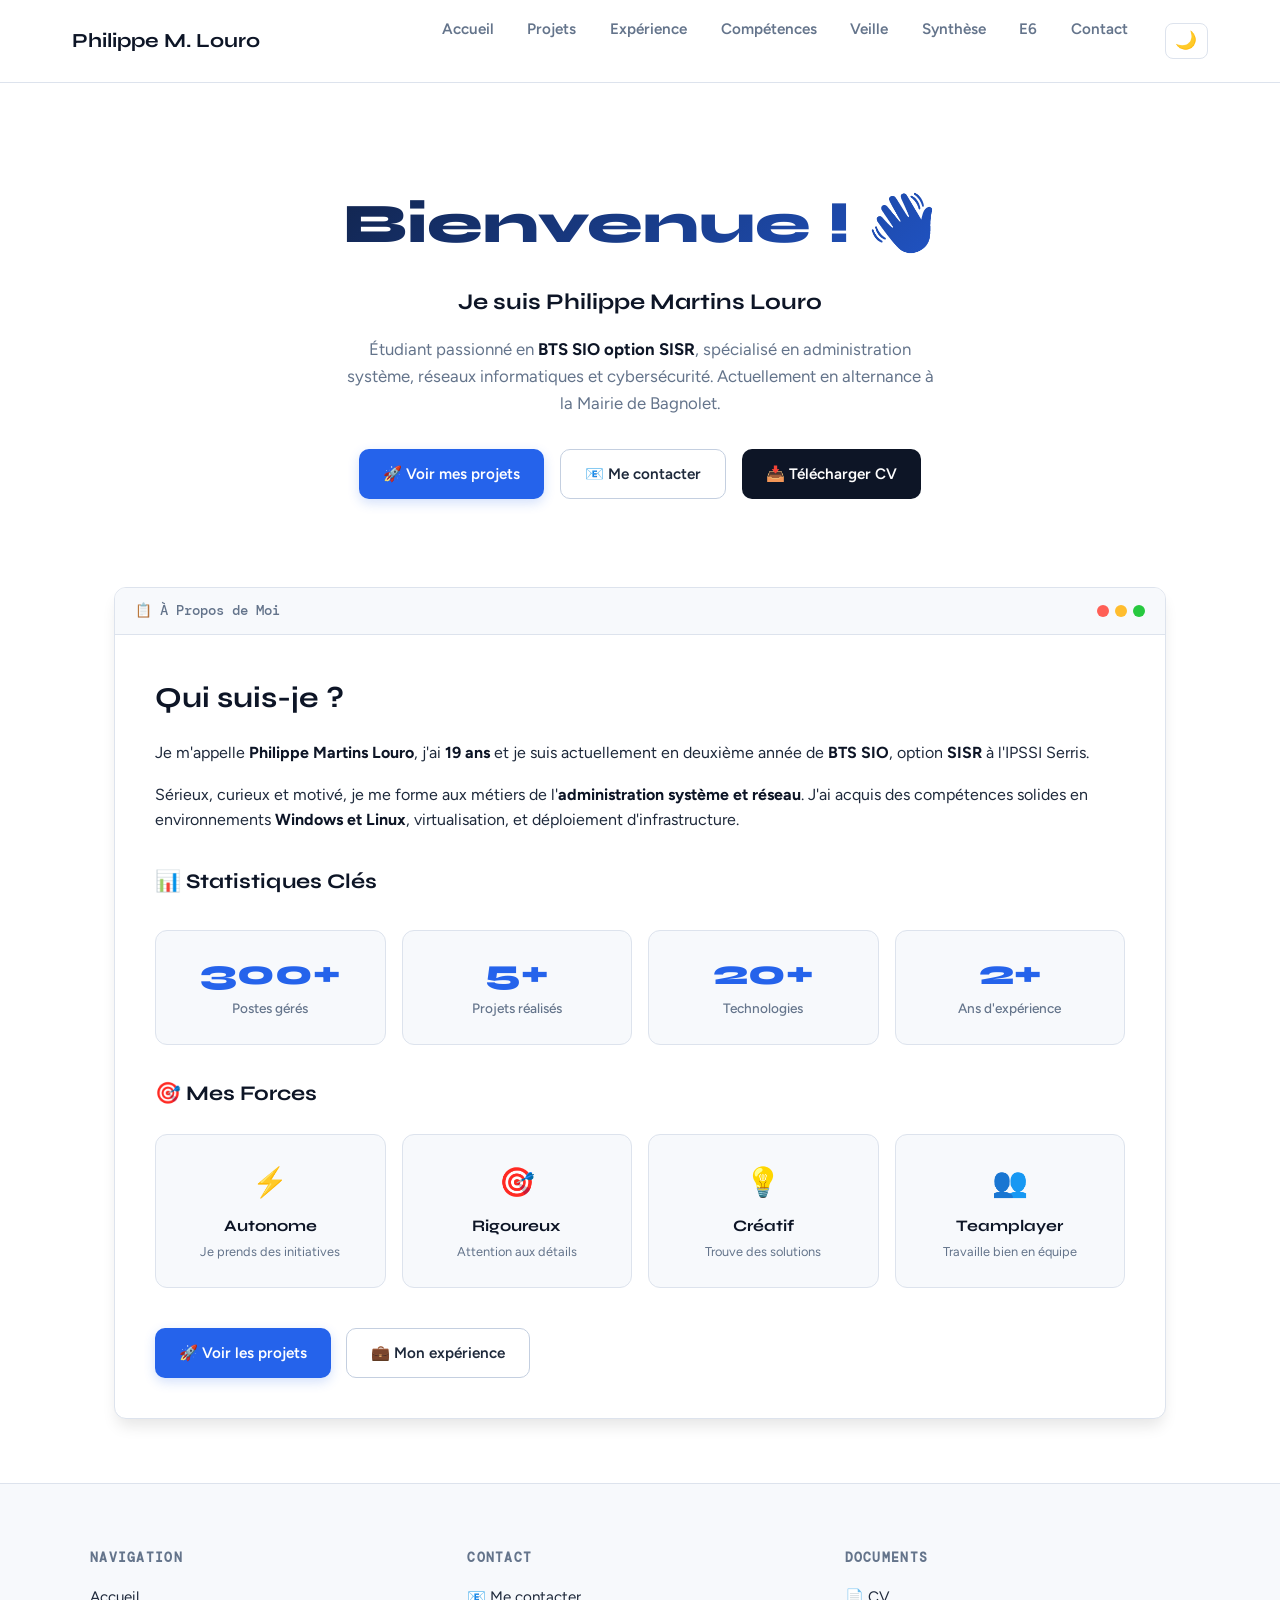
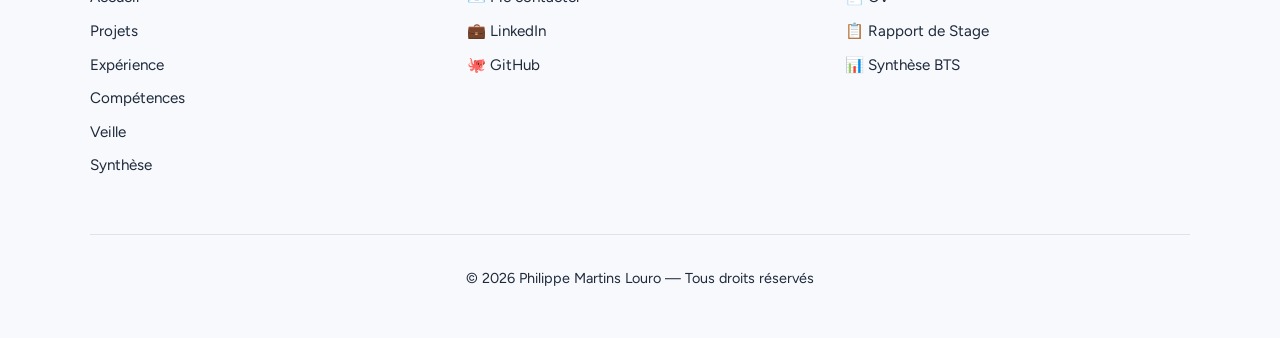
<file: index.html>
<!DOCTYPE html>
<html lang="fr">
<head>
  <meta charset="UTF-8">
  <meta name="viewport" content="width=device-width, initial-scale=1.0">
  <title>Philippe Martins Louro — Portfolio BTS SIO SISR</title>
  <link rel="preconnect" href="https://fonts.googleapis.com">
  <link rel="preconnect" href="https://fonts.gstatic.com" crossorigin>
  <link href="https://fonts.googleapis.com/css2?family=Syne:wght@400;600;700;800&family=Figtree:wght@300;400;500;600&family=DM+Mono:wght@400;500&display=swap" rel="stylesheet">
  <style>
    :root { --bg: #ffffff; --bg2: #f7f9fc; --bg3: #eef2f8; --border: #dde3ed; --border-dk: #c4cfe0; --blue: #2563eb; --blue-lt: #eff4ff; --blue-mid: #bfcfff; --sky: #0ea5e9; --green: #059669; --amber: #d97706; --red: #dc2626; --ink: #0d1526; --text: #1e293b; --text-muted: #64748b; --font-head: 'Syne', sans-serif; --font-body: 'Figtree', sans-serif; --font-mono: 'DM Mono', monospace; --radius: 12px; --shadow: 0 4px 6px -1px rgb(0 0 0 / 0.05); --shadow-md: 0 10px 15px -3px rgb(0 0 0 / 0.1); }
    [data-theme="dark"] { --bg: #0b0f19; --bg2: #111827; --bg3: #1f2937; --border: #374151; --border-dk: #4b5563; --blue: #3b82f6; --blue-lt: #1e293b; --ink: #f9fafb; --text: #e5e7eb; --text-muted: #9ca3af; }
    * { box-sizing: border-box; margin: 0; padding: 0; }
    body { background-color: var(--bg); color: var(--text); font-family: var(--font-body); line-height: 1.6; overflow-x: hidden; transition: background-color 0.3s, color 0.3s; }
    #progress-bar { position: fixed; top: 0; left: 0; height: 4px; background: linear-gradient(90deg, var(--blue), var(--sky)); z-index: 1000; width: 0%; }
    
    /* Navigation */
    header { position: sticky; top: 0; background: var(--bg); border-bottom: 1px solid var(--border); z-index: 900; transition: background-color 0.3s, border-color 0.3s; }
    nav { max-width: 1200px; margin: 0 auto; padding: 1rem 2rem; display: flex; justify-content: space-between; align-items: center; position: relative; }
    .nav-logo { font-family: var(--font-head); font-weight: 700; font-size: 1.25rem; color: var(--ink); text-decoration: none; }
    .nav-right { display: flex; align-items: center; gap: 0.5rem; }
    #nav-menu { display: flex; gap: 0.5rem; list-style: none; align-items: center; }
    #nav-menu a { color: var(--text-muted); text-decoration: none; font-weight: 600; font-size: 0.95rem; transition: 0.2s; padding: 0.5rem 0.8rem; border-radius: 6px; }
    #nav-menu a:hover, #nav-menu a.active { color: var(--blue); background-color: var(--blue-lt); }
    .theme-toggle { background: none; border: 1px solid var(--border); border-radius: 8px; font-size: 1.1rem; cursor: pointer; padding: 0.4rem 0.6rem; color: var(--text); transition: 0.2s; margin-left: 1rem;}
    .theme-toggle:hover { border-color: var(--blue); color: var(--blue); }
    .hamburger { display: none; flex-direction: column; gap: 4px; background: none; border: none; cursor: pointer; padding: 0.5rem; }
    .hamburger span { display: block; width: 22px; height: 2px; background-color: var(--text); transition: 0.3s; }
    
    /* Global Layout & Windows */
    .main-container { max-width: 1100px; margin: 3rem auto; padding: 0 1.5rem; min-height: calc(100vh - 250px); display: flex; flex-direction: column; gap: 2.5rem; }
    .window { background: var(--bg); border: 1px solid var(--border); border-radius: var(--radius); box-shadow: var(--shadow-md); overflow: hidden; transition: border-color 0.3s, background-color 0.3s; }
    .window-header { background: var(--bg2); border-bottom: 1px solid var(--border); padding: 0.75rem 1.25rem; display: flex; align-items: center; justify-content: space-between; }
    .window-title { font-family: var(--font-mono); font-size: 0.85rem; color: var(--text-muted); font-weight: 500; }
    .window-controls { display: flex; gap: 6px; }
    .window-controls .dot { width: 12px; height: 12px; border-radius: 50%; display: inline-block; }
    .window-controls .dot:nth-child(1) { background-color: #ff5f56; }
    .window-controls .dot:nth-child(2) { background-color: #ffbd2e; }
    .window-controls .dot:nth-child(3) { background-color: #27c93f; }
    .window-content { padding: 2.5rem; }
    h2 { font-family: var(--font-head); font-size: 1.8rem; color: var(--ink); margin-bottom: 1.2rem; }
    h3 { font-family: var(--font-head); font-size: 1.3rem; color: var(--ink); margin: 2rem 0 1rem; }
    p { margin-bottom: 1rem; color: var(--text); }
    ul { margin-left: 1.5rem; margin-bottom: 1rem; }
    li { margin-bottom: 0.5rem; }
    strong { color: var(--ink); font-weight: 700; }
    
    /* Components */
    .hero { text-align: center; padding: 3rem 0; }
    .hero h1 { font-family: var(--font-head); font-size: clamp(2.5rem, 5vw, 3.5rem); font-weight: 800; background: linear-gradient(135deg, var(--ink) 0%, var(--blue) 100%); -webkit-background-clip: text; -webkit-text-fill-color: transparent; margin-bottom: 1rem; }
    .hero-subtitle { font-family: var(--font-head); font-size: 1.4rem; font-weight: 700; color: var(--ink); margin-bottom: 1rem; }
    .hero-description { color: var(--text-muted); max-width: 600px; margin: 0 auto 2rem; font-size: 1.05rem; }
    .hero-cta { display: flex; gap: 1rem; justify-content: center; flex-wrap: wrap; }
    
    .btn { display: inline-flex; align-items: center; gap: 0.5rem; padding: 0.75rem 1.5rem; border-radius: 10px; font-weight: 600; text-decoration: none; transition: 0.2s; cursor: pointer; border: none; font-size: 0.95rem; font-family: var(--font-body); }
    .btn-primary { background-color: var(--blue); color: #fff; box-shadow: 0 4px 12px rgba(37,99,235,0.2); }
    .btn-primary:hover { background-color: #1d4ed8; transform: translateY(-2px); }
    .btn-outline { background: transparent; border: 1.5px solid var(--border-dk); color: var(--text); }
    .btn-outline:hover { border-color: var(--blue); color: var(--blue); background: var(--blue-lt); }
    .btn-secondary { background: var(--ink); color: var(--bg); }
    .btn-small { padding: 0.4rem 1rem; font-size: 0.85rem; }
    
    .stats-grid { display: grid; grid-template-columns: repeat(auto-fit, minmax(140px, 1fr)); gap: 1rem; margin: 2rem 0; }
    .stat-box { background: var(--bg2); border: 1px solid var(--border); border-radius: var(--radius); padding: 1.5rem 1rem; text-align: center; transition: 0.2s; }
    .stat-box:hover { border-color: var(--blue-mid); transform: translateY(-2px); box-shadow: var(--shadow); }
    .stat-number { font-family: var(--font-head); font-size: 2.2rem; font-weight: 800; color: var(--blue); line-height: 1; margin-bottom: 0.5rem; }
    .stat-label { font-size: 0.85rem; color: var(--text-muted); font-weight: 500; }
    
    .achievement-grid { display: grid; grid-template-columns: repeat(auto-fit, minmax(150px, 1fr)); gap: 1rem; margin: 1.5rem 0; }
    .achievement { background: var(--bg2); border: 1px solid var(--border); border-radius: var(--radius); padding: 1.5rem 1rem; text-align: center; }
    .achievement-icon { font-size: 1.8rem; margin-bottom: 0.5rem; }
    .achievement-value { font-family: var(--font-head); font-weight: 700; color: var(--ink); margin-bottom: 0.2rem; }
    .achievement-label { font-size: 0.8rem; color: var(--text-muted); }

    /* Footer */
    .footer { background: var(--bg2); border-top: 1px solid var(--border); padding: 4rem 2rem 2rem; margin-top: 4rem; }
    .footer-grid { max-width: 1100px; margin: 0 auto 3rem; display: grid; grid-template-columns: repeat(auto-fit, minmax(200px, 1fr)); gap: 2rem; }
    .footer-section h3 { font-family: var(--font-mono); font-size: 0.8rem; color: var(--text-muted); text-transform: uppercase; letter-spacing: 0.1em; margin: 0 0 1rem 0; }
    .footer-section ul { list-style: none; margin: 0; padding: 0; }
    .footer-section li { margin-bottom: 0.5rem; }
    .footer-section a { color: var(--text); text-decoration: none; font-size: 0.95rem; transition: 0.2s; }
    .footer-section a:hover { color: var(--blue); }
    .footer-bottom { text-align: center; color: var(--text-muted); font-size: 0.9rem; border-top: 1px solid var(--border); padding-top: 2rem; max-width: 1100px; margin: 0 auto; }
    
    .back-to-top { position: fixed; bottom: 2rem; right: 2rem; width: 45px; height: 45px; background: var(--bg); border: 1px solid var(--border); border-radius: 50%; font-size: 1.2rem; cursor: pointer; display: flex; align-items: center; justify-content: center; opacity: 0; visibility: hidden; transition: 0.3s; z-index: 100; box-shadow: var(--shadow); color: var(--text); }
    .back-to-top.show { opacity: 1; visibility: visible; }
    .back-to-top:hover { border-color: var(--blue); color: var(--blue); }

    @media (max-width: 768px) {
      .hamburger { display: flex; }
      #nav-menu { display: none; position: absolute; top: 100%; left: 0; right: 0; background: var(--bg); border-bottom: 1px solid var(--border); flex-direction: column; padding: 1rem; box-shadow: var(--shadow-md); align-items: flex-start; }
      #nav-menu.active { display: flex; }
      #nav-menu a { width: 100%; }
      .theme-toggle { margin-left: auto; }
      .window-content { padding: 1.5rem; }
    }
  </style>
</head>
<body>
  <div id="progress-bar"></div>
  <header>
    <nav>
  <a href="index.html" class="nav-logo">Philippe M. Louro</a>
  <div class="nav-right">
    <ul id="nav-menu">
      <li><a href="index.html">Accueil</a></li>
      <li><a href="projets.html">Projets</a></li>
      <li><a href="experience.html">Expérience</a></li>
      <li><a href="competences.html">Compétences</a></li>
      <li><a href="veille.html">Veille</a></li>
      <li><a href="synthese.html">Synthèse</a></li>
      <li><a href="e6.html">E6</a></li>
      <li><a href="contact.html">Contact</a></li>
    </ul>
    <button class="theme-toggle" onclick="toggleTheme()">🌙</button>
    <button class="hamburger" id="hamburger" onclick="toggleMenu()">
      <span></span><span></span><span></span>
    </button>
  </div>
</nav>
  </header>

  <main class="main-container">
    <section class="hero">
      <div class="hero-content">
        <h1>Bienvenue ! 👋</h1>
        <p class="hero-subtitle">Je suis Philippe Martins Louro</p>
        <p class="hero-description">Étudiant passionné en <strong>BTS SIO option SISR</strong>, spécialisé en administration système, réseaux informatiques et cybersécurité. Actuellement en alternance à la Mairie de Bagnolet.</p>
        <div class="hero-cta">
          <a href="projets.html" class="btn btn-primary">🚀 Voir mes projets</a>
          <a href="contact.html" class="btn btn-outline">📧 Me contacter</a>
          <a href="cv.pdf" download class="btn btn-secondary">📥 Télécharger CV</a>
        </div>
      </div>
    </section>

    <section class="window">
      <div class="window-header">
        <div class="window-title">📋 À Propos de Moi</div>
        <div class="window-controls">
          <span class="dot"></span><span class="dot"></span><span class="dot"></span>
        </div>
      </div>
      <div class="window-content">
        <h2>Qui suis-je ?</h2>
        <p>Je m'appelle <strong>Philippe Martins Louro</strong>, j'ai <strong>19 ans</strong> et je suis actuellement en deuxième année de <strong>BTS SIO</strong>, option <strong>SISR</strong> à l'IPSSI Serris.</p>
        <p>Sérieux, curieux et motivé, je me forme aux métiers de l'<strong>administration système et réseau</strong>. J'ai acquis des compétences solides en environnements <strong>Windows et Linux</strong>, virtualisation, et déploiement d'infrastructure.</p>

        <h3>📊 Statistiques Clés</h3>
        <div class="stats-grid">
          <div class="stat-box"><div class="stat-number">300+</div><div class="stat-label">Postes gérés</div></div>
          <div class="stat-box"><div class="stat-number">5+</div><div class="stat-label">Projets réalisés</div></div>
          <div class="stat-box"><div class="stat-number">20+</div><div class="stat-label">Technologies</div></div>
          <div class="stat-box"><div class="stat-number">2+</div><div class="stat-label">Ans d'expérience</div></div>
        </div>

        <h3>🎯 Mes Forces</h3>
        <div class="achievement-grid">
          <div class="achievement"><div class="achievement-icon">⚡</div><div class="achievement-value">Autonome</div><div class="achievement-label">Je prends des initiatives</div></div>
          <div class="achievement"><div class="achievement-icon">🎯</div><div class="achievement-value">Rigoureux</div><div class="achievement-label">Attention aux détails</div></div>
          <div class="achievement"><div class="achievement-icon">💡</div><div class="achievement-value">Créatif</div><div class="achievement-label">Trouve des solutions</div></div>
          <div class="achievement"><div class="achievement-icon">👥</div><div class="achievement-value">Teamplayer</div><div class="achievement-label">Travaille bien en équipe</div></div>
        </div>

        <div style="margin-top:40px;display:flex;gap:15px;flex-wrap:wrap;">
          <a href="projets.html" class="btn btn-primary">🚀 Voir les projets</a>
          <a href="experience.html" class="btn btn-outline">💼 Mon expérience</a>
        </div>
      </div>
    </section>
  </main>

  <footer class="footer">
    <div class="footer-grid">
      <div class="footer-section">
        <h3>Navigation</h3>
        <ul>
          <li><a href="index.html">Accueil</a></li>
          <li><a href="projets.html">Projets</a></li>
          <li><a href="experience.html">Expérience</a></li>
          <li><a href="competences.html">Compétences</a></li>
          <li><a href="veille.html">Veille</a></li>
          <li><a href="synthese.html">Synthèse</a></li>
        </ul>
      </div>
      <div class="footer-section">
        <h3>Contact</h3>
        <ul>
          <li><a href="contact.html">📧 Me contacter</a></li>
          <li><a href="https://www.linkedin.com/in/philippe-martins-louro-31a974345/" target="_blank">💼 LinkedIn</a></li>
          <li><a href="https://github.com/portfolioIpssi" target="_blank">🐙 GitHub</a></li>
        </ul>
      </div>
      <div class="footer-section">
        <h3>Documents</h3>
        <ul>
          <li><a href="cv.pdf" download>📄 CV</a></li>
          <li><a href="Rapport de stage.pdf" download>📋 Rapport de Stage</a></li>
          <li><a href="8-1 - BTS SIO - 2025 - Tableau de synthese.pdf" download>📊 Synthèse BTS</a></li>
        </ul>
      </div>
    </div>
    <div class="footer-bottom">
      <p>&copy; 2026 Philippe Martins Louro — Tous droits réservés</p>
    </div>
  </footer>

  <button class="back-to-top" id="back-to-top" onclick="backToTop()">⬆️</button>

  <script>
    function toggleMenu() { document.getElementById('hamburger').classList.toggle('active'); document.getElementById('nav-menu').classList.toggle('active'); }
    window.addEventListener('scroll', () => {
      const scrollHeight = document.documentElement.scrollHeight - window.innerHeight;
      document.getElementById('progress-bar').style.width = scrollHeight > 0 ? (window.scrollY / scrollHeight) * 100 + '%' : '0%';
      document.getElementById('back-to-top').classList.toggle('show', window.scrollY > 400);
    });
    function backToTop() { window.scrollTo({ top: 0, behavior: 'smooth' }); }
    function toggleTheme() {
      const theme = document.documentElement.getAttribute('data-theme') === 'dark' ? 'light' : 'dark';
      document.documentElement.setAttribute('data-theme', theme);
      localStorage.setItem('theme', theme);
      document.querySelector('.theme-toggle').textContent = theme === 'light' ? '🌙' : '☀️';
    }
    const savedTheme = localStorage.getItem('theme') || 'light';
    document.documentElement.setAttribute('data-theme', savedTheme);
    document.querySelector('.theme-toggle').textContent = savedTheme === 'light' ? '🌙' : '☀️';
  </script>
</body>
</html>
</file>
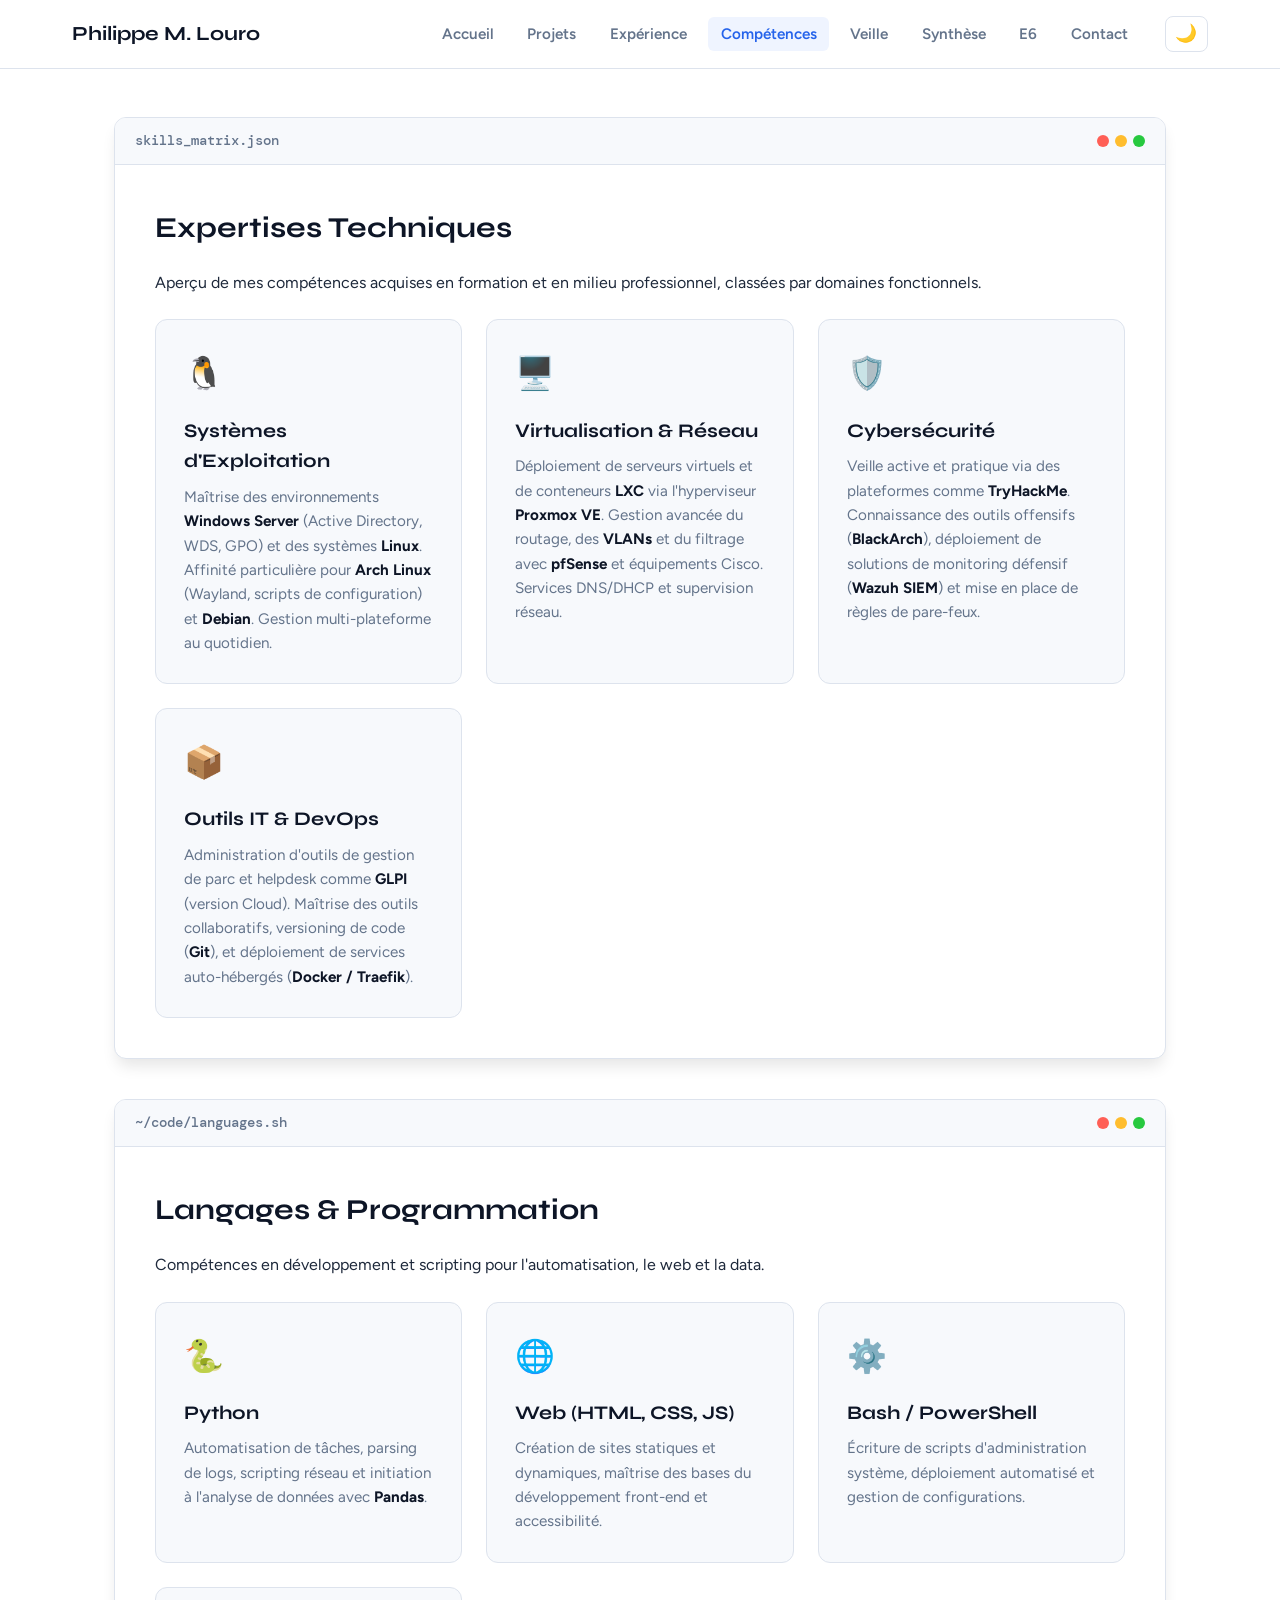
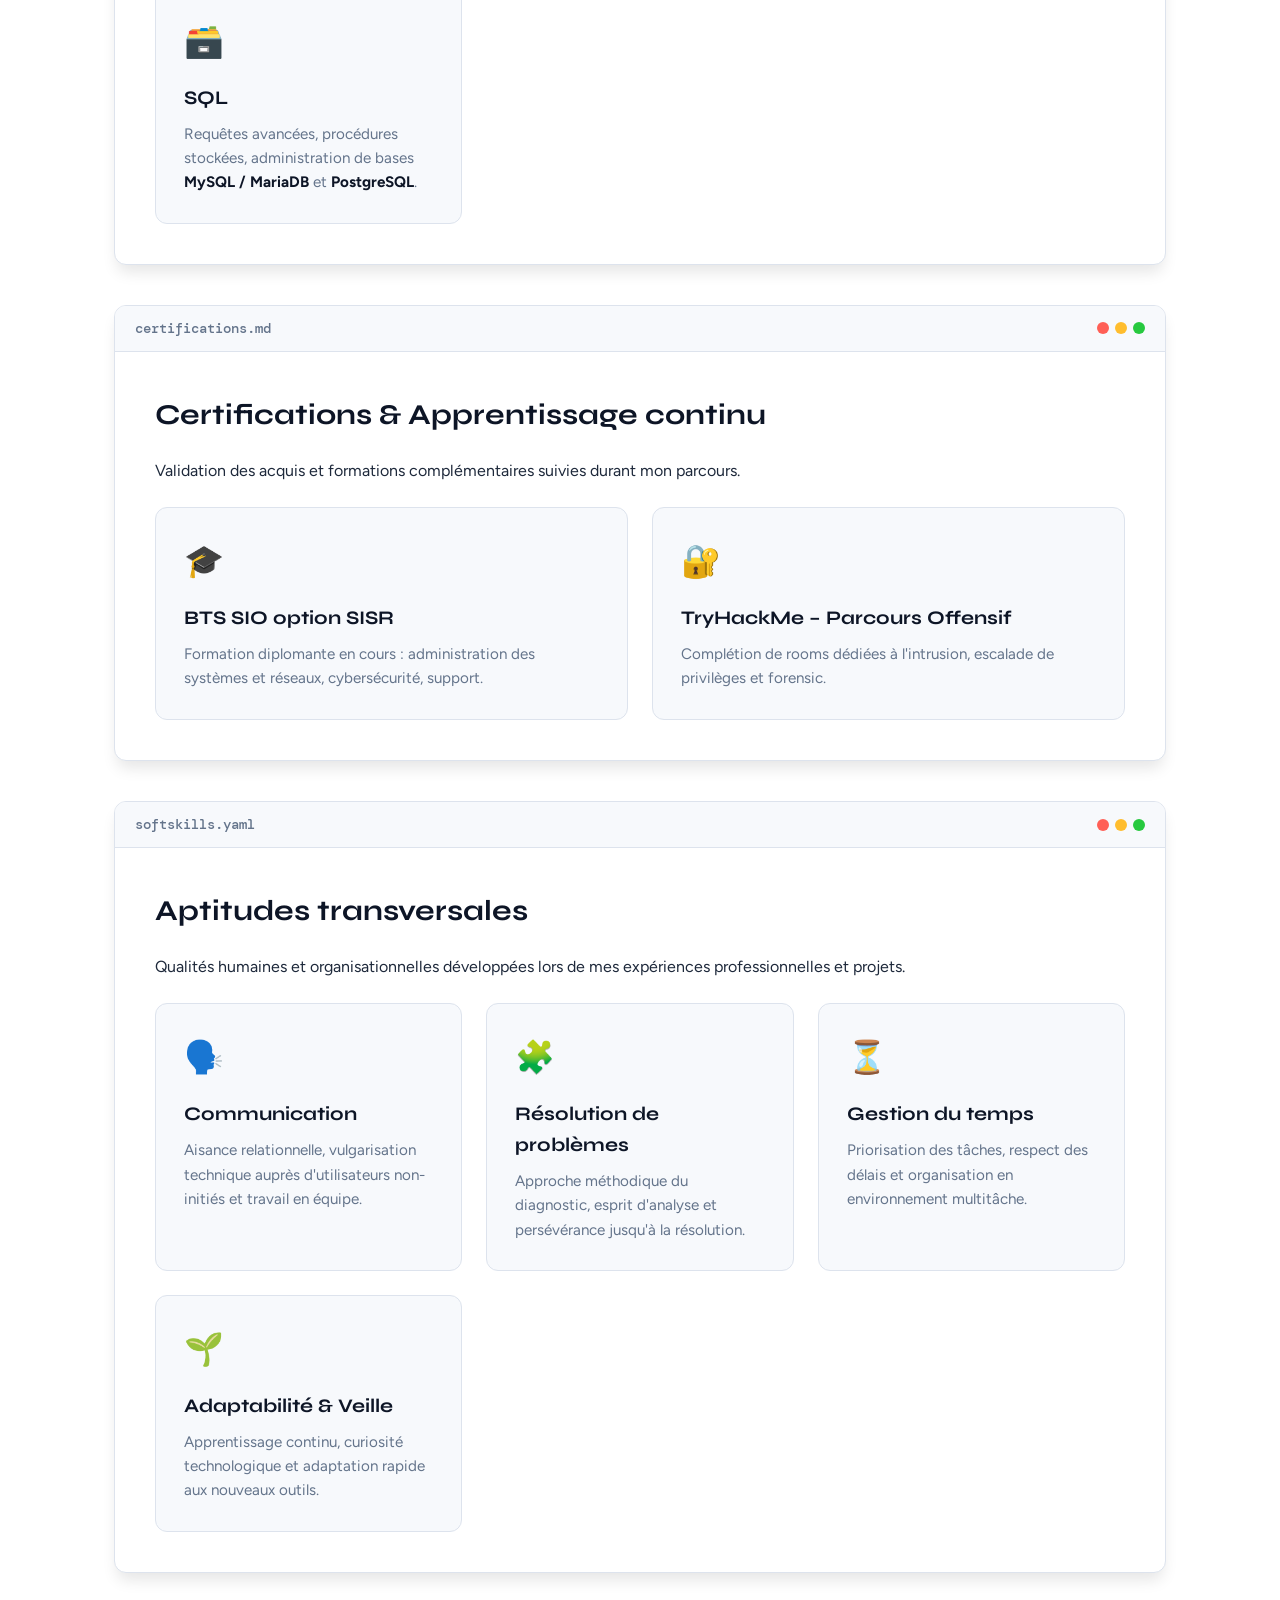
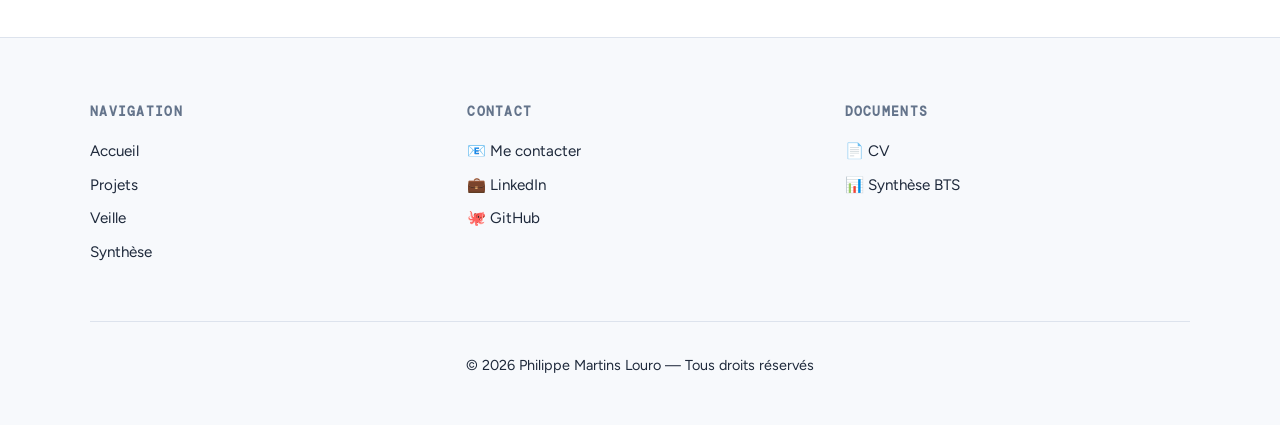
<file: competences.html>
<!DOCTYPE html>
<html lang="fr">
<head>
  <meta charset="UTF-8">
  <meta name="viewport" content="width=device-width, initial-scale=1.0">
  <meta name="description" content="Compétences techniques et transversales de Philippe Martins Louro, étudiant en BTS SIO option SISR.">
  <title>Compétences — Philippe Martins Louro</title>
  <link rel="preconnect" href="https://fonts.googleapis.com">
  <link rel="preconnect" href="https://fonts.gstatic.com" crossorigin>
  <link href="https://fonts.googleapis.com/css2?family=Syne:wght@400;600;700;800&family=Figtree:wght@300;400;500;600&family=DM+Mono:wght@400;500&display=swap" rel="stylesheet">
  <style>
    /* CSS Universel (inchangé, fourni par l'utilisateur) */
    :root { --bg: #ffffff; --bg2: #f7f9fc; --bg3: #eef2f8; --border: #dde3ed; --border-dk: #c4cfe0; --blue: #2563eb; --blue-lt: #eff4ff; --blue-mid: #bfcfff; --sky: #0ea5e9; --green: #059669; --amber: #d97706; --red: #dc2626; --ink: #0d1526; --text: #1e293b; --text-muted: #64748b; --font-head: 'Syne', sans-serif; --font-body: 'Figtree', sans-serif; --font-mono: 'DM Mono', monospace; --radius: 12px; --shadow: 0 4px 6px -1px rgb(0 0 0 / 0.05); --shadow-md: 0 10px 15px -3px rgb(0 0 0 / 0.1); }
    [data-theme="dark"] { --bg: #0b0f19; --bg2: #111827; --bg3: #1f2937; --border: #374151; --border-dk: #4b5563; --blue: #3b82f6; --blue-lt: #1e293b; --ink: #f9fafb; --text: #e5e7eb; --text-muted: #9ca3af; }
    * { box-sizing: border-box; margin: 0; padding: 0; }
    body { background-color: var(--bg); color: var(--text); font-family: var(--font-body); line-height: 1.6; overflow-x: hidden; transition: 0.3s; }
    #progress-bar { position: fixed; top: 0; left: 0; height: 4px; background: linear-gradient(90deg, var(--blue), var(--sky)); z-index: 1000; width: 0%; }

    header { position: sticky; top: 0; background: var(--bg); border-bottom: 1px solid var(--border); z-index: 900; transition: 0.3s; }
    nav { max-width: 1200px; margin: 0 auto; padding: 1rem 2rem; display: flex; justify-content: space-between; align-items: center; position: relative; }
    .nav-logo { font-family: var(--font-head); font-weight: 700; font-size: 1.25rem; color: var(--ink); text-decoration: none; }
    .nav-right { display: flex; align-items: center; gap: 0.5rem; }
    #nav-menu { display: flex; gap: 0.5rem; list-style: none; align-items: center; }
    #nav-menu a { color: var(--text-muted); text-decoration: none; font-weight: 600; font-size: 0.95rem; transition: 0.2s; padding: 0.5rem 0.8rem; border-radius: 6px; }
    #nav-menu a:hover, #nav-menu a.active { color: var(--blue); background-color: var(--blue-lt); }
    .theme-toggle { background: none; border: 1px solid var(--border); border-radius: 8px; font-size: 1.1rem; cursor: pointer; padding: 0.4rem 0.6rem; color: var(--text); transition: 0.2s; margin-left: 1rem;}
    .hamburger { display: none; flex-direction: column; gap: 4px; background: none; border: none; cursor: pointer; padding: 0.5rem; }
    .hamburger span { display: block; width: 22px; height: 2px; background-color: var(--text); transition: 0.3s; }

    .main-container { max-width: 1100px; margin: 3rem auto; padding: 0 1.5rem; min-height: calc(100vh - 250px); display: flex; flex-direction: column; gap: 2.5rem; }
    .window { background: var(--bg); border: 1px solid var(--border); border-radius: var(--radius); box-shadow: var(--shadow-md); overflow: hidden; transition: 0.3s; }
    .window-header { background: var(--bg2); border-bottom: 1px solid var(--border); padding: 0.75rem 1.25rem; display: flex; align-items: center; justify-content: space-between; }
    .window-title { font-family: var(--font-mono); font-size: 0.85rem; color: var(--text-muted); font-weight: 500; }
    .window-controls { display: flex; gap: 6px; }
    .window-controls .dot { width: 12px; height: 12px; border-radius: 50%; display: inline-block; }
    .window-controls .dot:nth-child(1) { background-color: #ff5f56; }
    .window-controls .dot:nth-child(2) { background-color: #ffbd2e; }
    .window-controls .dot:nth-child(3) { background-color: #27c93f; }
    .window-content { padding: 2.5rem; }
    h2 { font-family: var(--font-head); font-size: 1.8rem; color: var(--ink); margin-bottom: 1.2rem; }
    p { margin-bottom: 1rem; color: var(--text); }
    strong { color: var(--ink); }

    /* Grid Specific */
    .grid { display: grid; grid-template-columns: repeat(auto-fit, minmax(300px, 1fr)); gap: 1.5rem; margin-top: 1.5rem; }
    .card { background: var(--bg2); border: 1px solid var(--border); border-radius: var(--radius); padding: 1.75rem; transition: 0.2s; }
    .card:hover { border-color: var(--blue-mid); transform: translateY(-3px); box-shadow: var(--shadow); }
    .card-icon { font-size: 2rem; margin-bottom: 1rem; }
    .card-title { font-family: var(--font-head); font-size: 1.2rem; font-weight: 700; color: var(--ink); margin-bottom: 0.5rem; }
    .card-desc { color: var(--text-muted); font-size: 0.95rem; line-height: 1.6; }

    /* Footer */
    .footer { background: var(--bg2); border-top: 1px solid var(--border); padding: 4rem 2rem 2rem; margin-top: 4rem; }
    .footer-grid { max-width: 1100px; margin: 0 auto 3rem; display: grid; grid-template-columns: repeat(auto-fit, minmax(200px, 1fr)); gap: 2rem; }
    .footer-section h3 { font-family: var(--font-mono); font-size: 0.8rem; color: var(--text-muted); text-transform: uppercase; letter-spacing: 0.1em; margin: 0 0 1rem 0; }
    .footer-section ul { list-style: none; margin: 0; padding: 0; }
    .footer-section li { margin-bottom: 0.5rem; }
    .footer-section a { color: var(--text); text-decoration: none; font-size: 0.95rem; transition: 0.2s; }
    .footer-section a:hover { color: var(--blue); }
    .footer-bottom { text-align: center; color: var(--text-muted); font-size: 0.9rem; border-top: 1px solid var(--border); padding-top: 2rem; max-width: 1100px; margin: 0 auto; }
    .back-to-top { position: fixed; bottom: 2rem; right: 2rem; width: 45px; height: 45px; background: var(--bg); border: 1px solid var(--border); border-radius: 50%; font-size: 1.2rem; cursor: pointer; display: flex; align-items: center; justify-content: center; opacity: 0; visibility: hidden; transition: 0.3s; z-index: 100; box-shadow: var(--shadow); color: var(--text); }
    .back-to-top.show { opacity: 1; visibility: visible; }

    @media (max-width: 768px) {
      .hamburger { display: flex; }
      #nav-menu { display: none; position: absolute; top: 100%; left: 0; right: 0; background: var(--bg); border-bottom: 1px solid var(--border); flex-direction: column; padding: 1rem; box-shadow: var(--shadow-md); align-items: flex-start; }
      #nav-menu.active { display: flex; }
      #nav-menu a { width: 100%; }
      .theme-toggle { margin-left: auto; }
      .window-content { padding: 1.5rem; }
    }
  </style>
</head>
<body>
  <div id="progress-bar" role="progressbar" aria-valuenow="0" aria-valuemin="0" aria-valuemax="100" aria-label="Barre de progression du défilement"></div>

  <header>
    <nav aria-label="Navigation principale">
      <a href="index.html" class="nav-logo" aria-label="Accueil Philippe M. Louro">Philippe M. Louro</a>
      <div class="nav-right">
        <ul id="nav-menu" role="list">
          <li role="listitem"><a href="index.html">Accueil</a></li>
          <li role="listitem"><a href="projets.html">Projets</a></li>
          <li role="listitem"><a href="experience.html">Expérience</a></li>
          <li role="listitem"><a href="competences.html" class="active" aria-current="page">Compétences</a></li>
          <li role="listitem"><a href="veille.html">Veille</a></li>
          <li role="listitem"><a href="synthese.html">Synthèse</a></li>
          <li role="listitem"><a href="e6.html">E6</a></li>
          <li role="listitem"><a href="contact.html">Contact</a></li>
        </ul>
        <button class="theme-toggle" onclick="toggleTheme()" aria-label="Basculer le thème sombre/clair">🌙</button>
        <button class="hamburger" id="hamburger" onclick="toggleMenu()" aria-expanded="false" aria-controls="nav-menu" aria-label="Menu de navigation">
          <span></span><span></span><span></span>
        </button>
      </div>
    </nav>
  </header>

  <main class="main-container">
    <!-- Fenêtre 1 : Expertises Techniques (contenu enrichi) -->
    <section class="window" aria-labelledby="expertise-heading">
      <div class="window-header">
        <div class="window-title">skills_matrix.json</div>
        <div class="window-controls"><span class="dot"></span><span class="dot"></span><span class="dot"></span></div>
      </div>
      <div class="window-content">
        <h2 id="expertise-heading">Expertises Techniques</h2>
        <p>Aperçu de mes compétences acquises en formation et en milieu professionnel, classées par domaines fonctionnels.</p>

        <div class="grid">
          <article class="card">
            <div class="card-icon" aria-hidden="true">🐧</div>
            <h3 class="card-title">Systèmes d'Exploitation</h3>
            <div class="card-desc">
              Maîtrise des environnements <strong>Windows Server</strong> (Active Directory, WDS, GPO) et des systèmes <strong>Linux</strong>. Affinité particulière pour <strong>Arch Linux</strong> (Wayland, scripts de configuration) et <strong>Debian</strong>. Gestion multi-plateforme au quotidien.
            </div>
          </article>

          <article class="card">
            <div class="card-icon" aria-hidden="true">🖥️</div>
            <h3 class="card-title">Virtualisation & Réseau</h3>
            <div class="card-desc">
              Déploiement de serveurs virtuels et de conteneurs <strong>LXC</strong> via l'hyperviseur <strong>Proxmox VE</strong>. Gestion avancée du routage, des <strong>VLANs</strong> et du filtrage avec <strong>pfSense</strong> et équipements Cisco. Services DNS/DHCP et supervision réseau.
            </div>
          </article>

          <article class="card">
            <div class="card-icon" aria-hidden="true">🛡️</div>
            <h3 class="card-title">Cybersécurité</h3>
            <div class="card-desc">
              Veille active et pratique via des plateformes comme <strong>TryHackMe</strong>. Connaissance des outils offensifs (<strong>BlackArch</strong>), déploiement de solutions de monitoring défensif (<strong>Wazuh SIEM</strong>) et mise en place de règles de pare-feux.
            </div>
          </article>

          <article class="card">
            <div class="card-icon" aria-hidden="true">📦</div>
            <h3 class="card-title">Outils IT & DevOps</h3>
            <div class="card-desc">
              Administration d'outils de gestion de parc et helpdesk comme <strong>GLPI</strong> (version Cloud). Maîtrise des outils collaboratifs, versioning de code (<strong>Git</strong>), et déploiement de services auto-hébergés (<strong>Docker / Traefik</strong>).
            </div>
          </article>
        </div>
      </div>
    </section>

    <!-- Fenêtre 2 : Langages & Programmation -->
    <section class="window" aria-labelledby="langages-heading">
      <div class="window-header">
        <div class="window-title">~/code/languages.sh</div>
        <div class="window-controls"><span class="dot"></span><span class="dot"></span><span class="dot"></span></div>
      </div>
      <div class="window-content">
        <h2 id="langages-heading">Langages & Programmation</h2>
        <p>Compétences en développement et scripting pour l'automatisation, le web et la data.</p>
        <div class="grid">
          <article class="card">
            <div class="card-icon" aria-hidden="true">🐍</div>
            <h3 class="card-title">Python</h3>
            <div class="card-desc">Automatisation de tâches, parsing de logs, scripting réseau et initiation à l'analyse de données avec <strong>Pandas</strong>.</div>
          </article>
          <article class="card">
            <div class="card-icon" aria-hidden="true">🌐</div>
            <h3 class="card-title">Web (HTML, CSS, JS)</h3>
            <div class="card-desc">Création de sites statiques et dynamiques, maîtrise des bases du développement front-end et accessibilité.</div>
          </article>
          <article class="card">
            <div class="card-icon" aria-hidden="true">⚙️</div>
            <h3 class="card-title">Bash / PowerShell</h3>
            <div class="card-desc">Écriture de scripts d'administration système, déploiement automatisé et gestion de configurations.</div>
          </article>
          <article class="card">
            <div class="card-icon" aria-hidden="true">🗃️</div>
            <h3 class="card-title">SQL</h3>
            <div class="card-desc">Requêtes avancées, procédures stockées, administration de bases <strong>MySQL / MariaDB</strong> et <strong>PostgreSQL</strong>.</div>
          </article>
        </div>
      </div>
    </section>

    <!-- Fenêtre 3 : Certifications & Formations -->
    <section class="window" aria-labelledby="certifications-heading">
      <div class="window-header">
        <div class="window-title">certifications.md</div>
        <div class="window-controls"><span class="dot"></span><span class="dot"></span><span class="dot"></span></div>
      </div>
      <div class="window-content">
        <h2 id="certifications-heading">Certifications & Apprentissage continu</h2>
        <p>Validation des acquis et formations complémentaires suivies durant mon parcours.</p>
        <div class="grid">
          <article class="card">
            <div class="card-icon" aria-hidden="true">🎓</div>
            <h3 class="card-title">BTS SIO option SISR</h3>
            <div class="card-desc">Formation diplomante en cours : administration des systèmes et réseaux, cybersécurité, support.</div>
          </article>
          <article class="card">
            <div class="card-icon" aria-hidden="true">🔐</div>
            <h3 class="card-title">TryHackMe – Parcours Offensif</h3>
            <div class="card-desc">Complétion de rooms dédiées à l'intrusion, escalade de privilèges et forensic.</div>
          </article>
        </div>
      </div>
    </section>

    <!-- Fenêtre 4 : Savoir-être (Soft Skills) -->
    <section class="window" aria-labelledby="soft-heading">
      <div class="window-header">
        <div class="window-title">softskills.yaml</div>
        <div class="window-controls"><span class="dot"></span><span class="dot"></span><span class="dot"></span></div>
      </div>
      <div class="window-content">
        <h2 id="soft-heading">Aptitudes transversales</h2>
        <p>Qualités humaines et organisationnelles développées lors de mes expériences professionnelles et projets.</p>
        <div class="grid">
          <article class="card">
            <div class="card-icon" aria-hidden="true">🗣️</div>
            <h3 class="card-title">Communication</h3>
            <div class="card-desc">Aisance relationnelle, vulgarisation technique auprès d'utilisateurs non-initiés et travail en équipe.</div>
          </article>
          <article class="card">
            <div class="card-icon" aria-hidden="true">🧩</div>
            <h3 class="card-title">Résolution de problèmes</h3>
            <div class="card-desc">Approche méthodique du diagnostic, esprit d'analyse et persévérance jusqu'à la résolution.</div>
          </article>
          <article class="card">
            <div class="card-icon" aria-hidden="true">⏳</div>
            <h3 class="card-title">Gestion du temps</h3>
            <div class="card-desc">Priorisation des tâches, respect des délais et organisation en environnement multitâche.</div>
          </article>
          <article class="card">
            <div class="card-icon" aria-hidden="true">🌱</div>
            <h3 class="card-title">Adaptabilité & Veille</h3>
            <div class="card-desc">Apprentissage continu, curiosité technologique et adaptation rapide aux nouveaux outils.</div>
          </article>
        </div>
      </div>
    </section>
  </main>

  <footer class="footer" role="contentinfo">
    <div class="footer-grid">
      <div class="footer-section">
        <h3>Navigation</h3>
        <ul>
          <li><a href="index.html">Accueil</a></li>
          <li><a href="projets.html">Projets</a></li>
          <li><a href="veille.html">Veille</a></li>
          <li><a href="synthese.html">Synthèse</a></li>
        </ul>
      </div>
      <div class="footer-section">
        <h3>Contact</h3>
        <ul>
          <li><a href="contact.html">📧 Me contacter</a></li>
          <li><a href="https://www.linkedin.com/in/philippe-martins-louro-31a974345/" target="_blank" rel="noopener">💼 LinkedIn</a></li>
          <li><a href="https://github.com/portfolioIpssi" target="_blank" rel="noopener">🐙 GitHub</a></li>
        </ul>
      </div>
      <div class="footer-section">
        <h3>Documents</h3>
        <ul>
          <li><a href="cv.pdf" download>📄 CV</a></li>
          <li><a href="8-1 - BTS SIO - 2025 - Tableau de synthese.pdf" download>📊 Synthèse BTS</a></li>
        </ul>
      </div>
    </div>
    <div class="footer-bottom">
      <p>&copy; 2026 Philippe Martins Louro — Tous droits réservés</p>
    </div>
  </footer>

  <button class="back-to-top" id="back-to-top" onclick="backToTop()" aria-label="Retour en haut de la page">⬆️</button>

  <script>
    /* Amélioration : gestion correcte de l'état du menu hamburger (aria-expanded) */
    function toggleMenu() {
      const hamburger = document.getElementById('hamburger');
      const navMenu = document.getElementById('nav-menu');
      const isActive = navMenu.classList.toggle('active');
      hamburger.classList.toggle('active');
      hamburger.setAttribute('aria-expanded', isActive);
    }

    window.addEventListener('scroll', () => {
      const scrollTop = window.scrollY;
      const scrollHeight = document.documentElement.scrollHeight - window.innerHeight;
      const progressBar = document.getElementById('progress-bar');
      if (scrollHeight > 0) {
        const progress = (scrollTop / scrollHeight) * 100;
        progressBar.style.width = progress + '%';
        progressBar.setAttribute('aria-valuenow', Math.round(progress));
      }
      document.getElementById('back-to-top').classList.toggle('show', scrollTop > 400);
    });

    function backToTop() {
      window.scrollTo({ top: 0, behavior: 'smooth' });
    }

    function toggleTheme() {
      const currentTheme = document.documentElement.getAttribute('data-theme') === 'dark' ? 'light' : 'dark';
      document.documentElement.setAttribute('data-theme', currentTheme);
      localStorage.setItem('theme', currentTheme);
      document.querySelector('.theme-toggle').textContent = currentTheme === 'light' ? '🌙' : '☀️';
    }

    /* Appliquer le thème sauvegardé au chargement */
    const savedTheme = localStorage.getItem('theme') || 'light';
    document.documentElement.setAttribute('data-theme', savedTheme);
    document.querySelector('.theme-toggle').textContent = savedTheme === 'light' ? '🌙' : '☀️';

    /* Fermer le menu si clic en dehors (amélioration UX) */
    document.addEventListener('click', function(event) {
      const navMenu = document.getElementById('nav-menu');
      const hamburger = document.getElementById('hamburger');
      if (!hamburger.contains(event.target) && !navMenu.contains(event.target)) {
        navMenu.classList.remove('active');
        hamburger.classList.remove('active');
        hamburger.setAttribute('aria-expanded', 'false');
      }
    });
  </script>
</body>
</html>
</file>
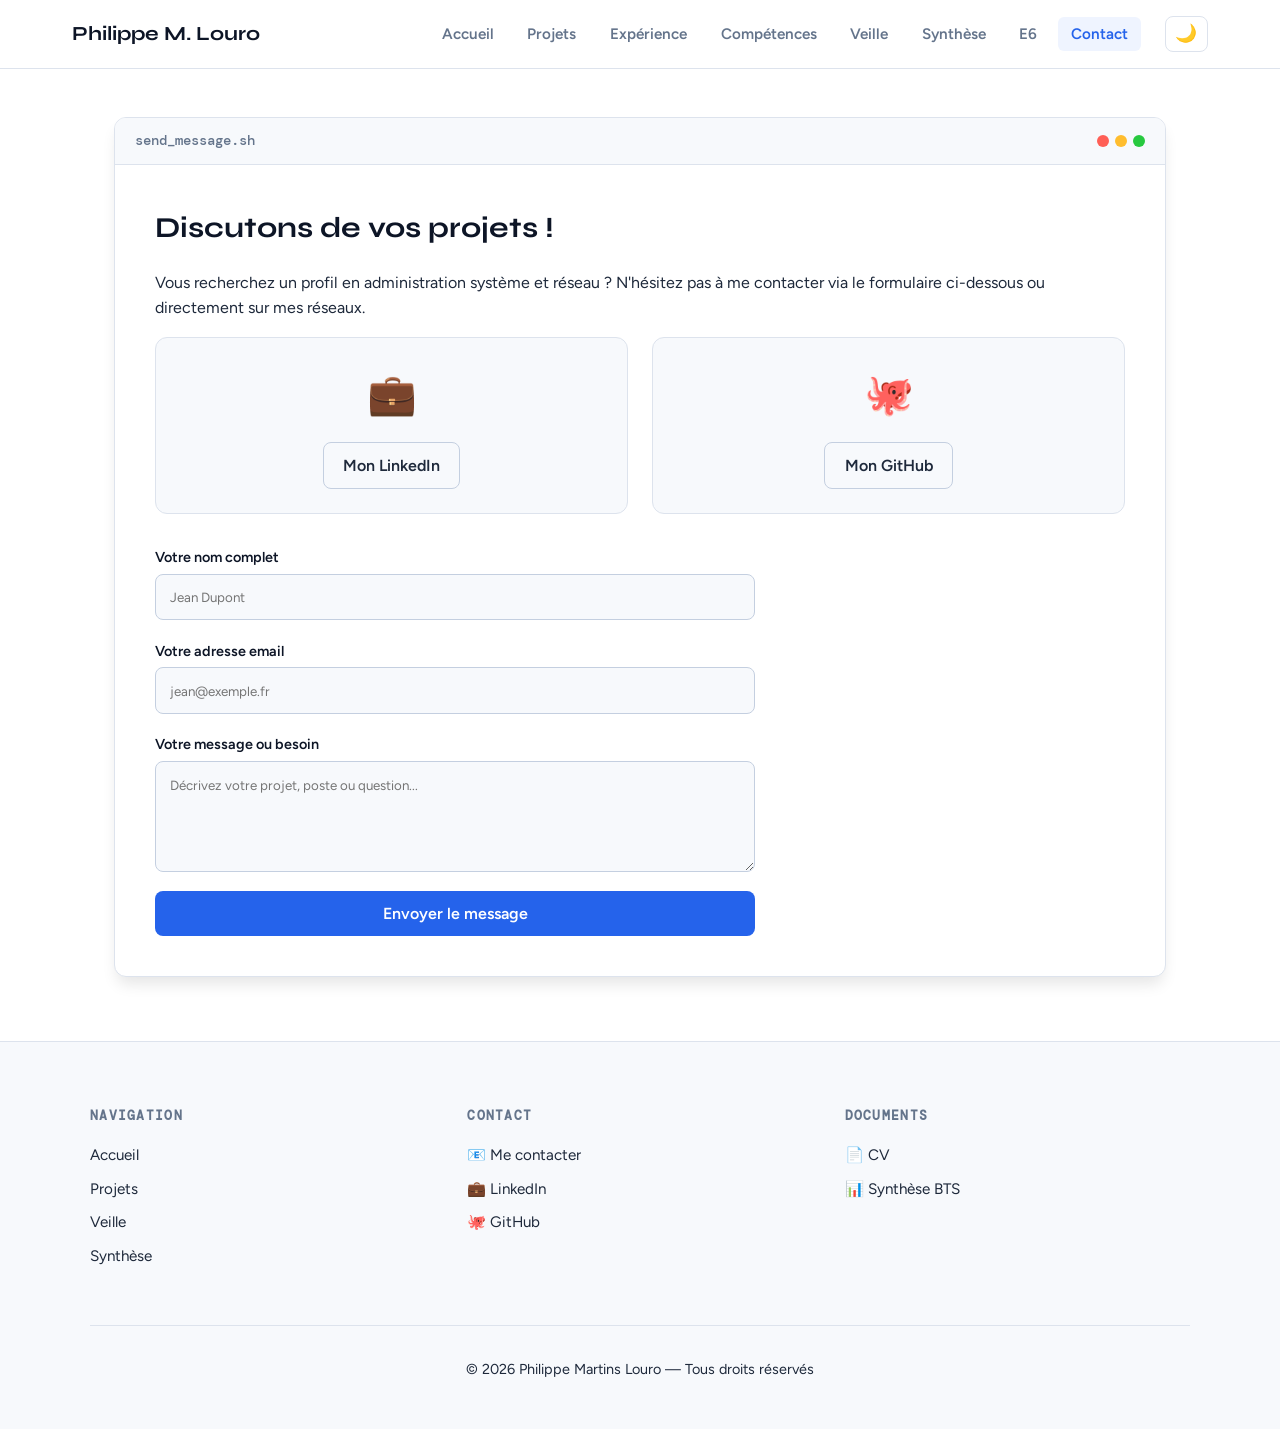
<file: contact.html>
<!DOCTYPE html>
<html lang="fr">
<head>
  <meta charset="UTF-8">
  <meta name="viewport" content="width=device-width, initial-scale=1.0">
  <meta name="description" content="Contactez Philippe Martins Louro, étudiant en BTS SIO option SISR.">
  <title>Contact — Philippe Martins Louro</title>
  <link rel="preconnect" href="https://fonts.googleapis.com">
  <link rel="preconnect" href="https://fonts.gstatic.com" crossorigin>
  <link href="https://fonts.googleapis.com/css2?family=Syne:wght@400;600;700;800&family=Figtree:wght@300;400;500;600&family=DM+Mono:wght@400;500&display=swap" rel="stylesheet">
  <style>
    /* CSS Universel (inchangé) */
    :root { --bg: #ffffff; --bg2: #f7f9fc; --bg3: #eef2f8; --border: #dde3ed; --border-dk: #c4cfe0; --blue: #2563eb; --blue-lt: #eff4ff; --blue-mid: #bfcfff; --sky: #0ea5e9; --green: #059669; --amber: #d97706; --red: #dc2626; --ink: #0d1526; --text: #1e293b; --text-muted: #64748b; --font-head: 'Syne', sans-serif; --font-body: 'Figtree', sans-serif; --font-mono: 'DM Mono', monospace; --radius: 12px; --shadow: 0 4px 6px -1px rgb(0 0 0 / 0.05); --shadow-md: 0 10px 15px -3px rgb(0 0 0 / 0.1); }
    [data-theme="dark"] { --bg: #0b0f19; --bg2: #111827; --bg3: #1f2937; --border: #374151; --border-dk: #4b5563; --blue: #3b82f6; --blue-lt: #1e293b; --ink: #f9fafb; --text: #e5e7eb; --text-muted: #9ca3af; }
    * { box-sizing: border-box; margin: 0; padding: 0; }
    body { background-color: var(--bg); color: var(--text); font-family: var(--font-body); line-height: 1.6; overflow-x: hidden; transition: 0.3s; }
    #progress-bar { position: fixed; top: 0; left: 0; height: 4px; background: linear-gradient(90deg, var(--blue), var(--sky)); z-index: 1000; width: 0%; }

    header { position: sticky; top: 0; background: var(--bg); border-bottom: 1px solid var(--border); z-index: 900; transition: 0.3s; }
    nav { max-width: 1200px; margin: 0 auto; padding: 1rem 2rem; display: flex; justify-content: space-between; align-items: center; position: relative; }
    .nav-logo { font-family: var(--font-head); font-weight: 700; font-size: 1.25rem; color: var(--ink); text-decoration: none; }
    .nav-right { display: flex; align-items: center; gap: 0.5rem; }
    #nav-menu { display: flex; gap: 0.5rem; list-style: none; align-items: center; }
    #nav-menu a { color: var(--text-muted); text-decoration: none; font-weight: 600; font-size: 0.95rem; transition: 0.2s; padding: 0.5rem 0.8rem; border-radius: 6px; }
    #nav-menu a:hover, #nav-menu a.active { color: var(--blue); background-color: var(--blue-lt); }
    .theme-toggle { background: none; border: 1px solid var(--border); border-radius: 8px; font-size: 1.1rem; cursor: pointer; padding: 0.4rem 0.6rem; color: var(--text); transition: 0.2s; margin-left: 1rem;}
    .hamburger { display: none; flex-direction: column; gap: 4px; background: none; border: none; cursor: pointer; padding: 0.5rem; }
    .hamburger span { display: block; width: 22px; height: 2px; background-color: var(--text); transition: 0.3s; }

    .main-container { max-width: 1100px; margin: 3rem auto; padding: 0 1.5rem; min-height: calc(100vh - 250px); display: flex; flex-direction: column; gap: 2.5rem; }
    .window { background: var(--bg); border: 1px solid var(--border); border-radius: var(--radius); box-shadow: var(--shadow-md); overflow: hidden; transition: 0.3s; }
    .window-header { background: var(--bg2); border-bottom: 1px solid var(--border); padding: 0.75rem 1.25rem; display: flex; align-items: center; justify-content: space-between; }
    .window-title { font-family: var(--font-mono); font-size: 0.85rem; color: var(--text-muted); font-weight: 500; }
    .window-controls { display: flex; gap: 6px; }
    .window-controls .dot { width: 12px; height: 12px; border-radius: 50%; display: inline-block; }
    .window-controls .dot:nth-child(1) { background-color: #ff5f56; }
    .window-controls .dot:nth-child(2) { background-color: #ffbd2e; }
    .window-controls .dot:nth-child(3) { background-color: #27c93f; }
    .window-content { padding: 2.5rem; }
    h2 { font-family: var(--font-head); font-size: 1.8rem; color: var(--ink); margin-bottom: 1.2rem; }
    p { margin-bottom: 1rem; color: var(--text); }

    /* Form & Links */
    .grid { display: grid; grid-template-columns: repeat(auto-fit, minmax(200px, 1fr)); gap: 1.5rem; margin-bottom: 2rem; }
    .card { background: var(--bg2); border: 1px solid var(--border); border-radius: var(--radius); padding: 1.5rem; text-align: center; transition: 0.2s; }
    .card-icon { font-size: 2.5rem; margin-bottom: 1rem; }
    .btn-outline { display: inline-block; background: transparent; border: 1.5px solid var(--border-dk); color: var(--text); padding: 0.6rem 1.2rem; border-radius: 8px; text-decoration: none; font-weight: 600; transition: 0.2s;}
    .btn-outline:hover { border-color: var(--blue); color: var(--blue); background: var(--blue-lt); }

    form { display: flex; flex-direction: column; gap: 1.2rem; max-width: 600px; }
    .form-group { display: flex; flex-direction: column; gap: 0.3rem; }
    label { font-weight: 600; font-size: 0.9rem; color: var(--ink); }
    input, textarea { width: 100%; padding: 0.9rem; border: 1px solid var(--border-dk); background: var(--bg2); color: var(--text); font-family: var(--font-body); border-radius: 8px; outline: none; transition: 0.2s;}
    input:focus, textarea:focus { border-color: var(--blue); box-shadow: 0 0 0 3px var(--blue-lt); }
    .btn-primary { display: inline-flex; justify-content: center; align-items: center; gap: 0.5rem; background-color: var(--blue); color: white; border: none; padding: 0.8rem 1.5rem; border-radius: 8px; font-weight: 600; font-family: var(--font-body); font-size: 1rem; cursor: pointer; transition: 0.2s; }
    .btn-primary:hover:not(:disabled) { background-color: #1d4ed8; transform: translateY(-2px); }
    .btn-primary:disabled { opacity: 0.6; cursor: not-allowed; }

    /* Message de statut */
    .form-status { margin-top: 1rem; padding: 1rem; border-radius: 8px; font-weight: 500; display: none; }
    .form-status.success { display: block; background: #ecfdf5; border: 1px solid #a7f3d0; color: #065f46; }
    .form-status.error { display: block; background: #fef2f2; border: 1px solid #fecaca; color: #991b1b; }
    [data-theme="dark"] .form-status.success { background: #064e3b20; border-color: #065f46; color: #6ee7b7; }
    [data-theme="dark"] .form-status.error { background: #7f1d1d20; border-color: #991b1b; color: #fca5a5; }

    /* Footer */
    .footer { background: var(--bg2); border-top: 1px solid var(--border); padding: 4rem 2rem 2rem; margin-top: 4rem; }
    .footer-grid { max-width: 1100px; margin: 0 auto 3rem; display: grid; grid-template-columns: repeat(auto-fit, minmax(200px, 1fr)); gap: 2rem; }
    .footer-section h3 { font-family: var(--font-mono); font-size: 0.8rem; color: var(--text-muted); text-transform: uppercase; letter-spacing: 0.1em; margin: 0 0 1rem 0; }
    .footer-section ul { list-style: none; margin: 0; padding: 0; }
    .footer-section li { margin-bottom: 0.5rem; }
    .footer-section a { color: var(--text); text-decoration: none; font-size: 0.95rem; transition: 0.2s; }
    .footer-section a:hover { color: var(--blue); }
    .footer-bottom { text-align: center; color: var(--text-muted); font-size: 0.9rem; border-top: 1px solid var(--border); padding-top: 2rem; max-width: 1100px; margin: 0 auto; }
    .back-to-top { position: fixed; bottom: 2rem; right: 2rem; width: 45px; height: 45px; background: var(--bg); border: 1px solid var(--border); border-radius: 50%; font-size: 1.2rem; cursor: pointer; display: flex; align-items: center; justify-content: center; opacity: 0; visibility: hidden; transition: 0.3s; z-index: 100; box-shadow: var(--shadow); color: var(--text); }
    .back-to-top.show { opacity: 1; visibility: visible; }

    @media (max-width: 768px) {
      .hamburger { display: flex; }
      #nav-menu { display: none; position: absolute; top: 100%; left: 0; right: 0; background: var(--bg); border-bottom: 1px solid var(--border); flex-direction: column; padding: 1rem; box-shadow: var(--shadow-md); align-items: flex-start; }
      #nav-menu.active { display: flex; }
      #nav-menu a { width: 100%; }
      .theme-toggle { margin-left: auto; }
      .window-content { padding: 1.5rem; }
      .btn-primary { width: 100%; }
    }
  </style>
</head>
<body>
  <div id="progress-bar" role="progressbar" aria-label="Barre de progression"></div>

  <header>
    <nav aria-label="Navigation principale">
      <a href="index.html" class="nav-logo">Philippe M. Louro</a>
      <div class="nav-right">
        <ul id="nav-menu" role="list">
          <li><a href="index.html">Accueil</a></li>
          <li><a href="projets.html">Projets</a></li>
          <li><a href="experience.html">Expérience</a></li>
          <li><a href="competences.html">Compétences</a></li>
          <li><a href="veille.html">Veille</a></li>
          <li><a href="synthese.html">Synthèse</a></li>
          <li><a href="e6.html">E6</a></li>
          <li><a href="contact.html" class="active" aria-current="page">Contact</a></li>
        </ul>
        <button class="theme-toggle" onclick="toggleTheme()" aria-label="Basculer le thème">🌙</button>
        <button class="hamburger" id="hamburger" onclick="toggleMenu()" aria-expanded="false" aria-controls="nav-menu" aria-label="Menu">
          <span></span><span></span><span></span>
        </button>
      </div>
    </nav>
  </header>

  <main class="main-container">
    <section class="window" aria-labelledby="contact-heading">
      <div class="window-header">
        <div class="window-title">send_message.sh</div>
        <div class="window-controls"><span class="dot"></span><span class="dot"></span><span class="dot"></span></div>
      </div>
      <div class="window-content">
        <h2 id="contact-heading">Discutons de vos projets !</h2>
        <p>Vous recherchez un profil en administration système et réseau ? N'hésitez pas à me contacter via le formulaire ci-dessous ou directement sur mes réseaux.</p>

        <div class="grid">
          <div class="card">
            <div class="card-icon" aria-hidden="true">💼</div>
            <a href="https://www.linkedin.com/in/philippe-martins-louro-31a974345/" target="_blank" rel="noopener" class="btn-outline">Mon LinkedIn</a>
          </div>
          <div class="card">
            <div class="card-icon" aria-hidden="true">🐙</div>
            <a href="https://github.com/portfolioIpssi" target="_blank" rel="noopener" class="btn-outline">Mon GitHub</a>
          </div>
        </div>

        <!-- ✅ Formulaire fonctionnel avec envoi réel -->
        <form id="contact-form" novalidate>
          <div class="form-group">
            <label for="name">Votre nom complet</label>
            <input type="text" id="name" name="name" placeholder="Jean Dupont" required autocomplete="name" />
          </div>
          <div class="form-group">
            <label for="email">Votre adresse email</label>
            <input type="email" id="email" name="email" placeholder="jean@exemple.fr" required autocomplete="email" />
          </div>
          <div class="form-group">
            <label for="message">Votre message ou besoin</label>
            <textarea id="message" name="message" placeholder="Décrivez votre projet, poste ou question..." rows="5" required></textarea>
          </div>
          <button type="submit" class="btn-primary" id="submit-btn">
            <span id="btn-text">Envoyer le message</span>
            <span id="btn-spinner" style="display: none;">⏳</span>
          </button>
        </form>
        <div id="form-status" class="form-status" role="alert"></div>
      </div>
    </section>
  </main>

  <footer class="footer" role="contentinfo">
    <div class="footer-grid">
      <div class="footer-section"><h3>Navigation</h3><ul><li><a href="index.html">Accueil</a></li><li><a href="projets.html">Projets</a></li><li><a href="veille.html">Veille</a></li><li><a href="synthese.html">Synthèse</a></li></ul></div>
      <div class="footer-section"><h3>Contact</h3><ul><li><a href="contact.html">📧 Me contacter</a></li><li><a href="https://www.linkedin.com/in/philippe-martins-louro-31a974345/" target="_blank" rel="noopener">💼 LinkedIn</a></li><li><a href="https://github.com/portfolioIpssi" target="_blank" rel="noopener">🐙 GitHub</a></li></ul></div>
      <div class="footer-section"><h3>Documents</h3><ul><li><a href="cv.pdf" download>📄 CV</a></li><li><a href="8-1 - BTS SIO - 2025 - Tableau de synthese.pdf" download>📊 Synthèse BTS</a></li></ul></div>
    </div>
    <div class="footer-bottom"><p>&copy; 2026 Philippe Martins Louro — Tous droits réservés</p></div>
  </footer>

  <button class="back-to-top" id="back-to-top" onclick="backToTop()" aria-label="Retour en haut">⬆️</button>

  <script>
    /* ---------- CONFIGURATION ---------- */
    /* 🔴 REMPLACE par ton URL Formspree : https://formspree.io/f/TON_ID */
    const FORMSPREE_URL = "https://formspree.io/f/xvzyalng";
    /* ----------------------------------- */

    const form = document.getElementById("contact-form");
    const statusDiv = document.getElementById("form-status");
    const submitBtn = document.getElementById("submit-btn");
    const btnText = document.getElementById("btn-text");
    const btnSpinner = document.getElementById("btn-spinner");

    form.addEventListener("submit", async (e) => {
      e.preventDefault();

      // Validation HTML5
      if (!form.checkValidity()) {
        form.reportValidity();
        return;
      }

      // Désactiver le bouton
      submitBtn.disabled = true;
      btnText.textContent = "Envoi en cours…";
      btnSpinner.style.display = "inline";
      statusDiv.className = "form-status";
      statusDiv.textContent = "";

      const formData = new FormData(form);

      try {
        const response = await fetch(FORMSPREE_URL, {
          method: "POST",
          body: formData,
          headers: { Accept: "application/json" },
        });

        if (response.ok) {
          statusDiv.className = "form-status success";
          statusDiv.textContent = "✅ Message envoyé avec succès ! Je vous recontacterai très bientôt.";
          form.reset();
        } else {
          const data = await response.json();
          throw new Error(data.error || "Erreur lors de l'envoi.");
        }
      } catch (error) {
        statusDiv.className = "form-status error";
        statusDiv.textContent = "❌ Oups, une erreur est survenue. Veuillez réessayer ou me contacter directement par email.";
        console.error("Erreur Formspree :", error);
      } finally {
        submitBtn.disabled = false;
        btnText.textContent = "Envoyer le message";
        btnSpinner.style.display = "none";
      }
    });

    /* Navigation & thème */
    function toggleMenu() {
      const hamburger = document.getElementById("hamburger");
      const navMenu = document.getElementById("nav-menu");
      const isActive = navMenu.classList.toggle("active");
      hamburger.classList.toggle("active");
      hamburger.setAttribute("aria-expanded", isActive);
    }
    window.addEventListener("scroll", () => {
      const scrollTop = window.scrollY;
      const scrollHeight = document.documentElement.scrollHeight - window.innerHeight;
      const progressBar = document.getElementById("progress-bar");
      if (scrollHeight > 0) {
        progressBar.style.width = (scrollTop / scrollHeight) * 100 + "%";
      }
      document.getElementById("back-to-top").classList.toggle("show", scrollTop > 400);
    });
    function backToTop() { window.scrollTo({ top: 0, behavior: "smooth" }); }
    function toggleTheme() {
      const theme = document.documentElement.getAttribute("data-theme") === "dark" ? "light" : "dark";
      document.documentElement.setAttribute("data-theme", theme);
      localStorage.setItem("theme", theme);
      document.querySelector(".theme-toggle").textContent = theme === "light" ? "🌙" : "☀️";
    }
    const savedTheme = localStorage.getItem("theme") || "light";
    document.documentElement.setAttribute("data-theme", savedTheme);
    document.querySelector(".theme-toggle").textContent = savedTheme === "light" ? "🌙" : "☀️";

    document.addEventListener("click", (event) => {
      const navMenu = document.getElementById("nav-menu");
      const hamburger = document.getElementById("hamburger");
      if (!hamburger.contains(event.target) && !navMenu.contains(event.target)) {
        navMenu.classList.remove("active");
        hamburger.classList.remove("active");
        hamburger.setAttribute("aria-expanded", "false");
      }
    });
  </script>
</body>
</html>
</file>
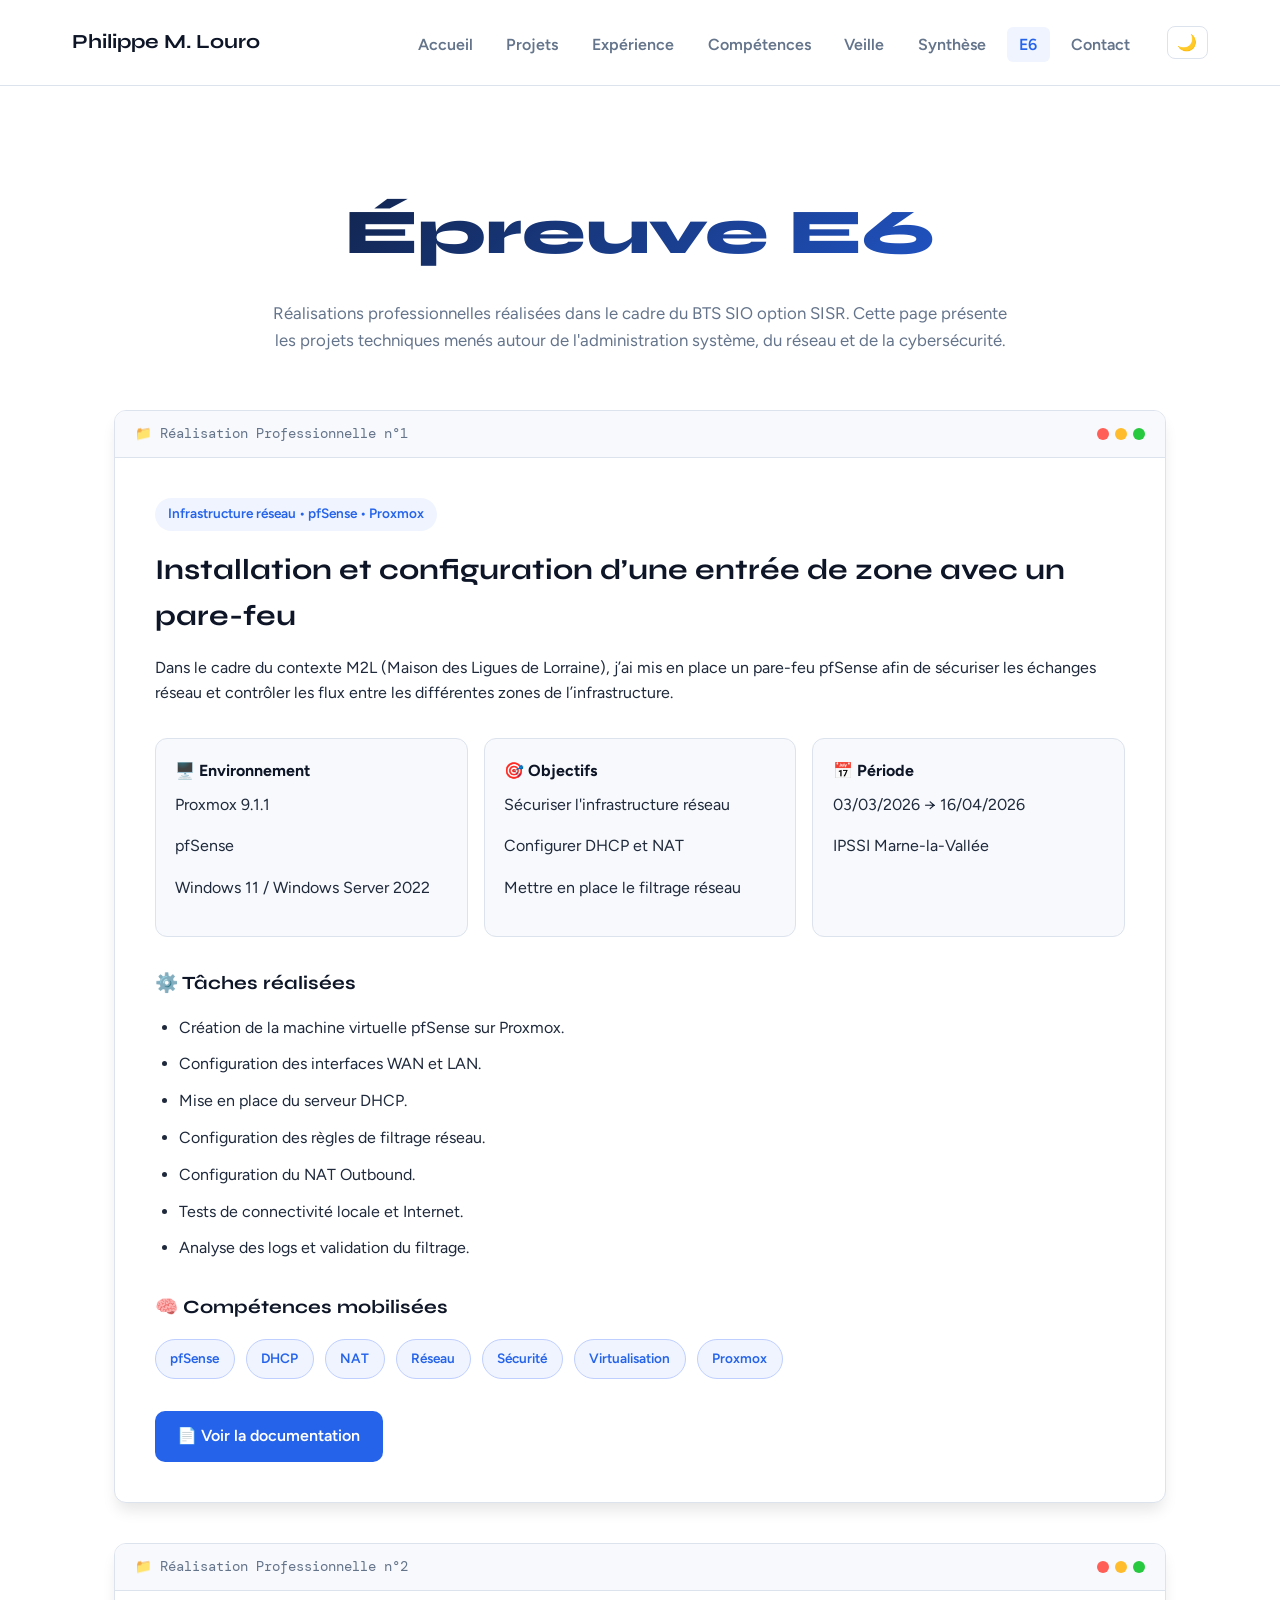
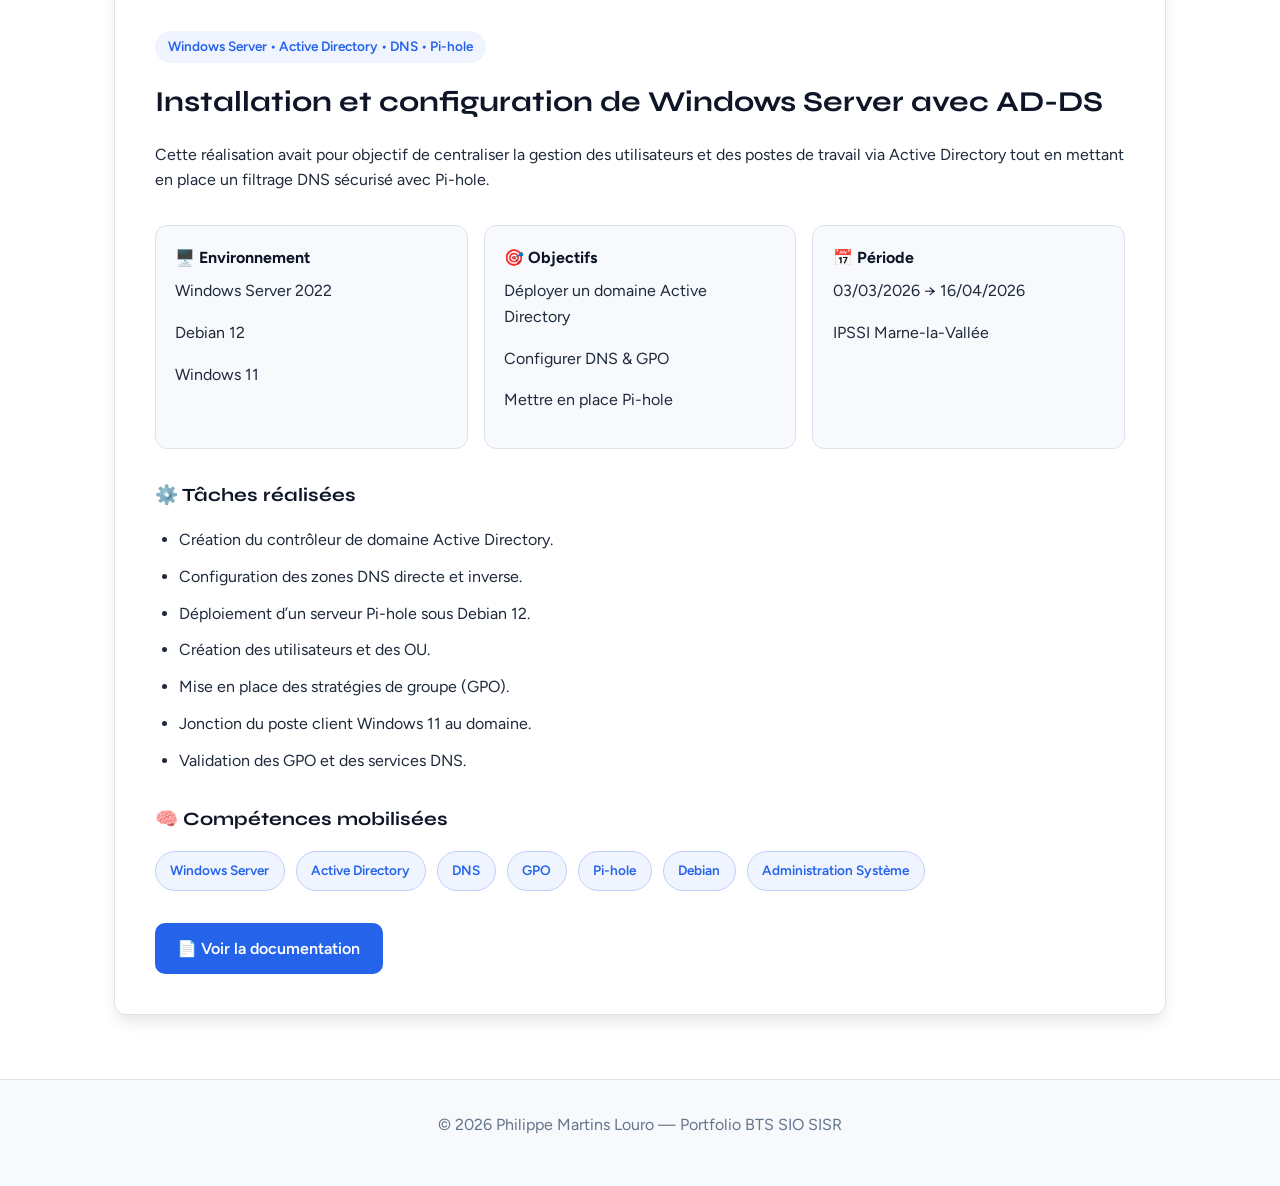
<file: e6.html>
<!DOCTYPE html>
<html lang="fr">
<head>
  <meta charset="UTF-8">
  <meta name="viewport" content="width=device-width, initial-scale=1.0">
  <title>E6 — Réalisations Professionnelles | Philippe Martins Louro</title>

  <link rel="preconnect" href="https://fonts.googleapis.com">
  <link rel="preconnect" href="https://fonts.gstatic.com" crossorigin>
  <link href="https://fonts.googleapis.com/css2?family=Syne:wght@400;600;700;800&family=Figtree:wght@300;400;500;600&family=DM+Mono:wght@400;500&display=swap" rel="stylesheet">

  <style>
    :root {
      --bg: #ffffff;
      --bg2: #f7f9fc;
      --bg3: #eef2f8;
      --border: #dde3ed;
      --border-dk: #c4cfe0;
      --blue: #2563eb;
      --blue-lt: #eff4ff;
      --blue-mid: #bfcfff;
      --sky: #0ea5e9;
      --green: #059669;
      --amber: #d97706;
      --red: #dc2626;
      --ink: #0d1526;
      --text: #1e293b;
      --text-muted: #64748b;

      --font-head: 'Syne', sans-serif;
      --font-body: 'Figtree', sans-serif;
      --font-mono: 'DM Mono', monospace;

      --radius: 12px;
      --shadow: 0 4px 6px -1px rgb(0 0 0 / 0.05);
      --shadow-md: 0 10px 15px -3px rgb(0 0 0 / 0.1);
    }

    [data-theme="dark"] {
      --bg: #0b0f19;
      --bg2: #111827;
      --bg3: #1f2937;
      --border: #374151;
      --border-dk: #4b5563;
      --blue: #3b82f6;
      --blue-lt: #1e293b;
      --ink: #f9fafb;
      --text: #e5e7eb;
      --text-muted: #9ca3af;
    }

    * {
      margin: 0;
      padding: 0;
      box-sizing: border-box;
    }

    body {
      background: var(--bg);
      color: var(--text);
      font-family: var(--font-body);
      line-height: 1.6;
      overflow-x: hidden;
      transition: 0.3s;
    }

    #progress-bar {
      position: fixed;
      top: 0;
      left: 0;
      width: 0%;
      height: 4px;
      background: linear-gradient(90deg, var(--blue), var(--sky));
      z-index: 9999;
    }

    header {
      position: sticky;
      top: 0;
      background: var(--bg);
      border-bottom: 1px solid var(--border);
      z-index: 900;
    }

    nav {
      max-width: 1200px;
      margin: auto;
      padding: 1rem 2rem;
      display: flex;
      justify-content: space-between;
      align-items: center;
      position: relative;
    }

    .nav-logo {
      font-family: var(--font-head);
      font-size: 1.25rem;
      font-weight: 700;
      color: var(--ink);
      text-decoration: none;
    }

    .nav-right {
      display: flex;
      align-items: center;
      gap: 0.5rem;
    }

    #nav-menu {
      display: flex;
      list-style: none;
      gap: 0.5rem;
      align-items: center;
    }

    #nav-menu a {
      text-decoration: none;
      color: var(--text-muted);
      padding: 0.5rem 0.8rem;
      border-radius: 6px;
      font-weight: 600;
      transition: 0.2s;
    }

    #nav-menu a:hover,
    #nav-menu a.active {
      background: var(--blue-lt);
      color: var(--blue);
    }

    .theme-toggle {
      background: none;
      border: 1px solid var(--border);
      color: var(--text);
      border-radius: 8px;
      padding: 0.4rem 0.6rem;
      cursor: pointer;
      font-size: 1rem;
      transition: 0.2s;
      margin-left: 1rem;
    }

    .theme-toggle:hover {
      border-color: var(--blue);
      color: var(--blue);
    }

    .hamburger {
      display: none;
      flex-direction: column;
      gap: 4px;
      background: none;
      border: none;
      cursor: pointer;
      padding: 0.5rem;
    }

    .hamburger span {
      width: 22px;
      height: 2px;
      background: var(--text);
      display: block;
    }

    .main-container {
      max-width: 1100px;
      margin: 3rem auto;
      padding: 0 1.5rem;
      display: flex;
      flex-direction: column;
      gap: 2.5rem;
    }

    .hero {
      text-align: center;
      padding: 3rem 0 1rem;
    }

    .hero h1 {
      font-family: var(--font-head);
      font-size: clamp(2.5rem, 5vw, 4rem);
      font-weight: 800;
      background: linear-gradient(135deg, var(--ink), var(--blue));
      -webkit-background-clip: text;
      -webkit-text-fill-color: transparent;
      margin-bottom: 1rem;
    }

    .hero-subtitle {
      color: var(--text-muted);
      max-width: 750px;
      margin: auto;
      font-size: 1.05rem;
    }

    .window {
      background: var(--bg);
      border: 1px solid var(--border);
      border-radius: var(--radius);
      overflow: hidden;
      box-shadow: var(--shadow-md);
    }

    .window-header {
      background: var(--bg2);
      border-bottom: 1px solid var(--border);
      padding: 0.75rem 1.25rem;
      display: flex;
      justify-content: space-between;
      align-items: center;
    }

    .window-title {
      font-family: var(--font-mono);
      font-size: 0.85rem;
      color: var(--text-muted);
    }

    .window-controls {
      display: flex;
      gap: 6px;
    }

    .dot {
      width: 12px;
      height: 12px;
      border-radius: 50%;
    }

    .dot:nth-child(1) {
      background: #ff5f56;
    }

    .dot:nth-child(2) {
      background: #ffbd2e;
    }

    .dot:nth-child(3) {
      background: #27c93f;
    }

    .window-content {
      padding: 2.5rem;
    }

    h2 {
      font-family: var(--font-head);
      font-size: 1.8rem;
      color: var(--ink);
      margin-bottom: 1rem;
    }

    h3 {
      font-family: var(--font-head);
      color: var(--ink);
      margin-bottom: 0.8rem;
      margin-top: 2rem;
    }

    p {
      margin-bottom: 1rem;
    }

    .badge {
      display: inline-block;
      background: var(--blue-lt);
      color: var(--blue);
      padding: 0.35rem 0.8rem;
      border-radius: 999px;
      font-size: 0.85rem;
      font-weight: 600;
      margin-bottom: 1rem;
    }

    .info-grid {
      display: grid;
      grid-template-columns: repeat(auto-fit, minmax(240px, 1fr));
      gap: 1rem;
      margin: 2rem 0;
    }

    .info-card {
      background: var(--bg2);
      border: 1px solid var(--border);
      border-radius: var(--radius);
      padding: 1.2rem;
    }

    .info-card h4 {
      color: var(--ink);
      margin-bottom: 0.5rem;
      font-size: 1rem;
    }

    .skills {
      display: flex;
      flex-wrap: wrap;
      gap: 0.7rem;
      margin-top: 1rem;
    }

    .skill {
      background: var(--blue-lt);
      color: var(--blue);
      border: 1px solid var(--blue-mid);
      padding: 0.5rem 0.9rem;
      border-radius: 999px;
      font-size: 0.85rem;
      font-weight: 600;
    }

    ul {
      margin-left: 1.5rem;
      margin-top: 1rem;
    }

    li {
      margin-bottom: 0.7rem;
    }

    .btn-group {
      display: flex;
      gap: 1rem;
      flex-wrap: wrap;
      margin-top: 2rem;
    }

    .btn {
      display: inline-flex;
      align-items: center;
      gap: 0.5rem;
      padding: 0.8rem 1.4rem;
      border-radius: 10px;
      text-decoration: none;
      font-weight: 600;
      transition: 0.2s;
    }

    .btn-primary {
      background: var(--blue);
      color: white;
    }

    .btn-primary:hover {
      background: #1d4ed8;
      transform: translateY(-2px);
    }

    .btn-outline {
      border: 1px solid var(--border-dk);
      color: var(--text);
    }

    .btn-outline:hover {
      border-color: var(--blue);
      color: var(--blue);
      background: var(--blue-lt);
    }

    .footer {
      background: var(--bg2);
      border-top: 1px solid var(--border);
      margin-top: 4rem;
      padding: 2rem;
      text-align: center;
      color: var(--text-muted);
    }

    .back-to-top {
      position: fixed;
      bottom: 2rem;
      right: 2rem;
      width: 45px;
      height: 45px;
      border-radius: 50%;
      border: 1px solid var(--border);
      background: var(--bg);
      color: var(--text);
      cursor: pointer;
      display: flex;
      align-items: center;
      justify-content: center;
      opacity: 0;
      visibility: hidden;
      transition: 0.3s;
      box-shadow: var(--shadow);
    }

    .back-to-top.show {
      opacity: 1;
      visibility: visible;
    }

    @media (max-width: 768px) {

      .hamburger {
        display: flex;
      }

      #nav-menu {
        display: none;
        position: absolute;
        top: 100%;
        left: 0;
        right: 0;
        flex-direction: column;
        background: var(--bg);
        padding: 1rem;
        border-bottom: 1px solid var(--border);
      }

      #nav-menu.active {
        display: flex;
      }

      .window-content {
        padding: 1.5rem;
      }
    }
  </style>
</head>

<body>

<div id="progress-bar"></div>

<header>
  <nav>
    <a href="index.html" class="nav-logo">Philippe M. Louro</a>

    <div class="nav-right">

      <ul id="nav-menu">
        <li><a href="index.html">Accueil</a></li>
        <li><a href="projets.html">Projets</a></li>
        <li><a href="experience.html">Expérience</a></li>
        <li><a href="competences.html">Compétences</a></li>
        <li><a href="veille.html">Veille</a></li>
        <li><a href="synthese.html">Synthèse</a></li>
        <li><a href="e6.html" class="active">E6</a></li>
        <li><a href="contact.html">Contact</a></li>
      </ul>

      <button class="theme-toggle" onclick="toggleTheme()">🌙</button>

      <button class="hamburger" id="hamburger" onclick="toggleMenu()">
        <span></span>
        <span></span>
        <span></span>
      </button>

    </div>
  </nav>
</header>

<main class="main-container">

  <section class="hero">
    <h1>Épreuve E6</h1>
    <p class="hero-subtitle">
      Réalisations professionnelles réalisées dans le cadre du BTS SIO option SISR.
      Cette page présente les projets techniques menés autour de l'administration système,
      du réseau et de la cybersécurité.
    </p>
  </section>

  <!-- Réalisation 1 -->

  <section class="window">

    <div class="window-header">
      <div class="window-title">📁 Réalisation Professionnelle n°1</div>

      <div class="window-controls">
        <span class="dot"></span>
        <span class="dot"></span>
        <span class="dot"></span>
      </div>
    </div>

    <div class="window-content">

      <span class="badge">Infrastructure réseau • pfSense • Proxmox</span>

      <h2>Installation et configuration d’une entrée de zone avec un pare-feu</h2>

      <p>
        Dans le cadre du contexte M2L (Maison des Ligues de Lorraine),
        j’ai mis en place un pare-feu pfSense afin de sécuriser les échanges réseau
        et contrôler les flux entre les différentes zones de l’infrastructure.
      </p>

      <div class="info-grid">

        <div class="info-card">
          <h4>🖥️ Environnement</h4>
          <p>Proxmox 9.1.1</p>
          <p>pfSense</p>
          <p>Windows 11 / Windows Server 2022</p>
        </div>

        <div class="info-card">
          <h4>🎯 Objectifs</h4>
          <p>Sécuriser l'infrastructure réseau</p>
          <p>Configurer DHCP et NAT</p>
          <p>Mettre en place le filtrage réseau</p>
        </div>

        <div class="info-card">
          <h4>📅 Période</h4>
          <p>03/03/2026 → 16/04/2026</p>
          <p>IPSSI Marne-la-Vallée</p>
        </div>

      </div>

      <h3>⚙️ Tâches réalisées</h3>

      <ul>
        <li>Création de la machine virtuelle pfSense sur Proxmox.</li>
        <li>Configuration des interfaces WAN et LAN.</li>
        <li>Mise en place du serveur DHCP.</li>
        <li>Configuration des règles de filtrage réseau.</li>
        <li>Configuration du NAT Outbound.</li>
        <li>Tests de connectivité locale et Internet.</li>
        <li>Analyse des logs et validation du filtrage.</li>
      </ul>

      <h3>🧠 Compétences mobilisées</h3>

      <div class="skills">
        <div class="skill">pfSense</div>
        <div class="skill">DHCP</div>
        <div class="skill">NAT</div>
        <div class="skill">Réseau</div>
        <div class="skill">Sécurité</div>
        <div class="skill">Virtualisation</div>
        <div class="skill">Proxmox</div>
      </div>

      <div class="btn-group">
        <a href="Martins Louro Philippe E6 réalisation 1.pdf" class="btn btn-primary" target="_blank">
          📄 Voir la documentation
        </a>
      </div>

    </div>

  </section>

  <!-- Réalisation 2 -->

  <section class="window">

    <div class="window-header">
      <div class="window-title">📁 Réalisation Professionnelle n°2</div>

      <div class="window-controls">
        <span class="dot"></span>
        <span class="dot"></span>
        <span class="dot"></span>
      </div>
    </div>

    <div class="window-content">

      <span class="badge">Windows Server • Active Directory • DNS • Pi-hole</span>

      <h2>Installation et configuration de Windows Server avec AD-DS</h2>

      <p>
        Cette réalisation avait pour objectif de centraliser la gestion des utilisateurs
        et des postes de travail via Active Directory tout en mettant en place
        un filtrage DNS sécurisé avec Pi-hole.
      </p>

      <div class="info-grid">

        <div class="info-card">
          <h4>🖥️ Environnement</h4>
          <p>Windows Server 2022</p>
          <p>Debian 12</p>
          <p>Windows 11</p>
        </div>

        <div class="info-card">
          <h4>🎯 Objectifs</h4>
          <p>Déployer un domaine Active Directory</p>
          <p>Configurer DNS & GPO</p>
          <p>Mettre en place Pi-hole</p>
        </div>

        <div class="info-card">
          <h4>📅 Période</h4>
          <p>03/03/2026 → 16/04/2026</p>
          <p>IPSSI Marne-la-Vallée</p>
        </div>

      </div>

      <h3>⚙️ Tâches réalisées</h3>

      <ul>
        <li>Création du contrôleur de domaine Active Directory.</li>
        <li>Configuration des zones DNS directe et inverse.</li>
        <li>Déploiement d’un serveur Pi-hole sous Debian 12.</li>
        <li>Création des utilisateurs et des OU.</li>
        <li>Mise en place des stratégies de groupe (GPO).</li>
        <li>Jonction du poste client Windows 11 au domaine.</li>
        <li>Validation des GPO et des services DNS.</li>
      </ul>

      <h3>🧠 Compétences mobilisées</h3>

      <div class="skills">
        <div class="skill">Windows Server</div>
        <div class="skill">Active Directory</div>
        <div class="skill">DNS</div>
        <div class="skill">GPO</div>
        <div class="skill">Pi-hole</div>
        <div class="skill">Debian</div>
        <div class="skill">Administration Système</div>
      </div>

      <div class="btn-group">
        <a href="Martins Louro Philippe E6 réalisation 2.pdf" class="btn btn-primary" target="_blank">
          📄 Voir la documentation
        </a>
      </div>

    </div>

  </section>

</main>

<footer class="footer">
  <p>© 2026 Philippe Martins Louro — Portfolio BTS SIO SISR</p>
</footer>

<button class="back-to-top" id="back-to-top" onclick="backToTop()">⬆️</button>

<script>

function toggleMenu() {
  document.getElementById('hamburger').classList.toggle('active');
  document.getElementById('nav-menu').classList.toggle('active');
}

window.addEventListener('scroll', () => {

  const scrollHeight = document.documentElement.scrollHeight - window.innerHeight;

  document.getElementById('progress-bar').style.width =
    scrollHeight > 0
      ? (window.scrollY / scrollHeight) * 100 + '%'
      : '0%';

  document.getElementById('back-to-top')
    .classList.toggle('show', window.scrollY > 400);

});

function backToTop() {
  window.scrollTo({
    top: 0,
    behavior: 'smooth'
  });
}

function toggleTheme() {

  const theme =
    document.documentElement.getAttribute('data-theme') === 'dark'
      ? 'light'
      : 'dark';

  document.documentElement.setAttribute('data-theme', theme);

  localStorage.setItem('theme', theme);

  document.querySelector('.theme-toggle').textContent =
    theme === 'light' ? '🌙' : '☀️';
}

const savedTheme = localStorage.getItem('theme') || 'light';

document.documentElement.setAttribute('data-theme', savedTheme);

document.querySelector('.theme-toggle').textContent =
  savedTheme === 'light' ? '🌙' : '☀️';

</script>

</body>
</html>
</file>
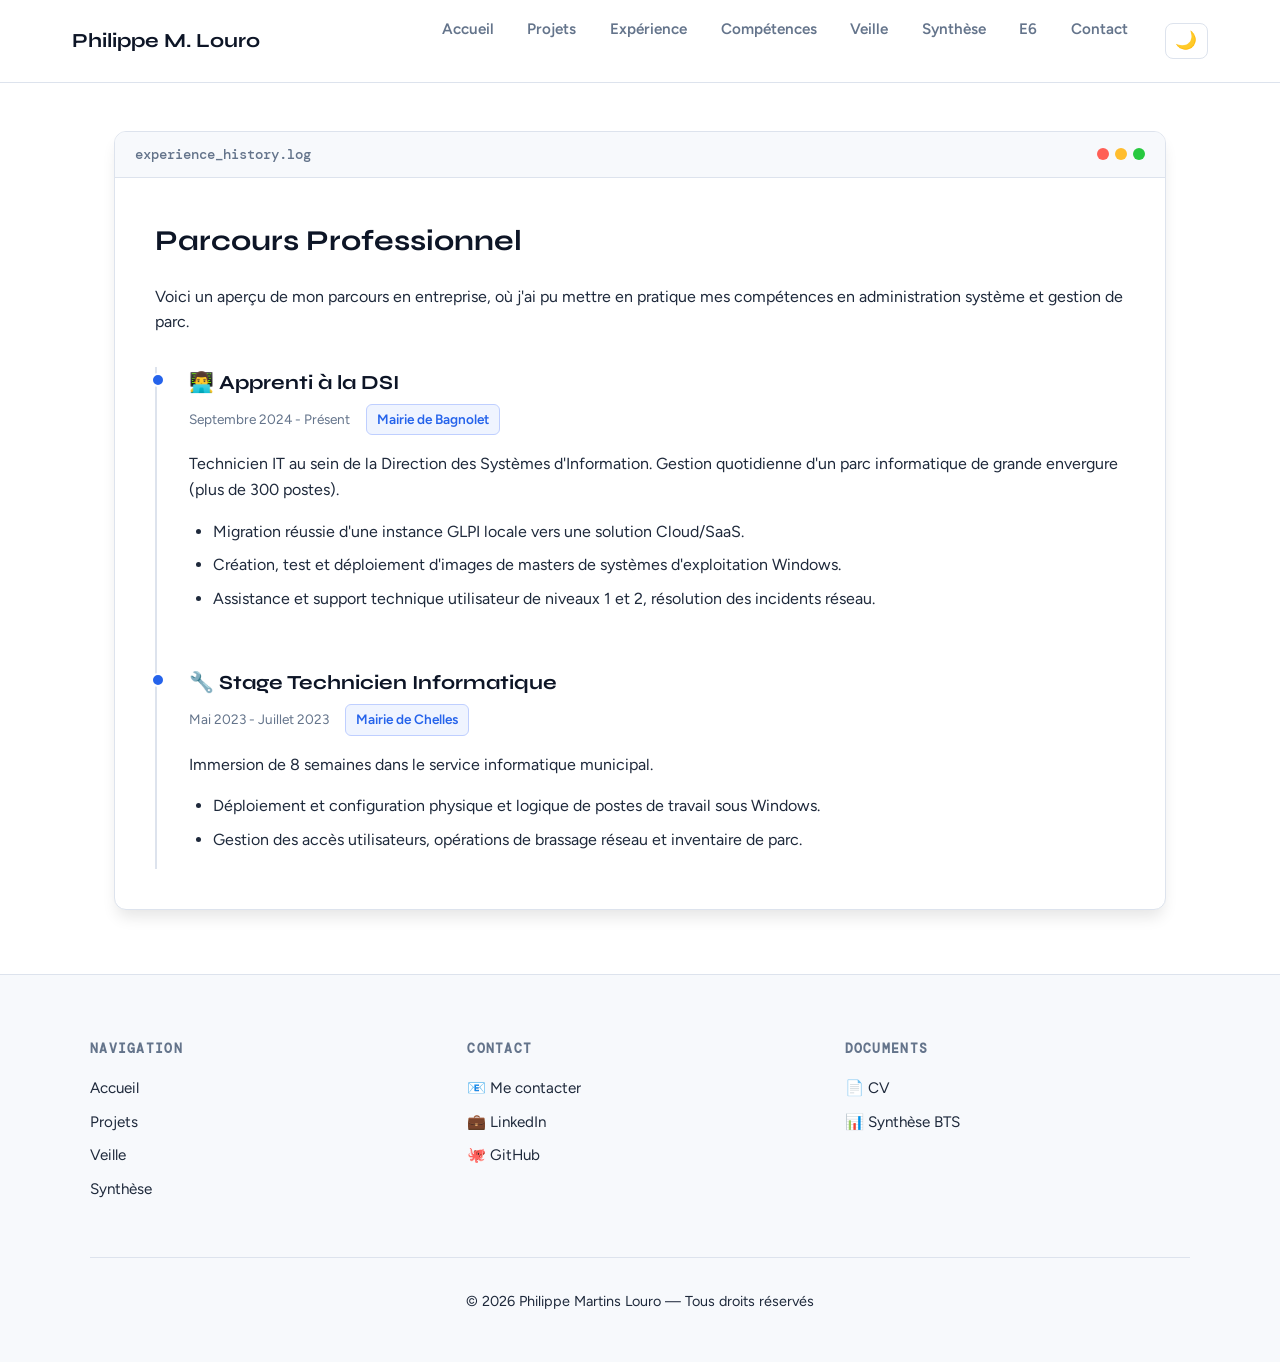
<file: experience.html>
<!DOCTYPE html>
<html lang="fr">
<head>
  <meta charset="UTF-8">
  <meta name="viewport" content="width=device-width, initial-scale=1.0">
  <title>Expérience — Philippe Martins Louro</title>
  <link rel="preconnect" href="https://fonts.googleapis.com">
  <link rel="preconnect" href="https://fonts.gstatic.com" crossorigin>
  <link href="https://fonts.googleapis.com/css2?family=Syne:wght@400;600;700;800&family=Figtree:wght@300;400;500;600&family=DM+Mono:wght@400;500&display=swap" rel="stylesheet">
  <style>
    :root { --bg: #ffffff; --bg2: #f7f9fc; --bg3: #eef2f8; --border: #dde3ed; --border-dk: #c4cfe0; --blue: #2563eb; --blue-lt: #eff4ff; --blue-mid: #bfcfff; --sky: #0ea5e9; --green: #059669; --amber: #d97706; --red: #dc2626; --ink: #0d1526; --text: #1e293b; --text-muted: #64748b; --font-head: 'Syne', sans-serif; --font-body: 'Figtree', sans-serif; --font-mono: 'DM Mono', monospace; --radius: 12px; --shadow: 0 4px 6px -1px rgb(0 0 0 / 0.05); --shadow-md: 0 10px 15px -3px rgb(0 0 0 / 0.1); }
    [data-theme="dark"] { --bg: #0b0f19; --bg2: #111827; --bg3: #1f2937; --border: #374151; --border-dk: #4b5563; --blue: #3b82f6; --blue-lt: #1e293b; --ink: #f9fafb; --text: #e5e7eb; --text-muted: #9ca3af; }
    * { box-sizing: border-box; margin: 0; padding: 0; }
    body { background-color: var(--bg); color: var(--text); font-family: var(--font-body); line-height: 1.6; overflow-x: hidden; transition: 0.3s; }
    #progress-bar { position: fixed; top: 0; left: 0; height: 4px; background: linear-gradient(90deg, var(--blue), var(--sky)); z-index: 1000; width: 0%; }
    
    header { position: sticky; top: 0; background: var(--bg); border-bottom: 1px solid var(--border); z-index: 900; transition: 0.3s; }
    nav { max-width: 1200px; margin: 0 auto; padding: 1rem 2rem; display: flex; justify-content: space-between; align-items: center; position: relative; }
    .nav-logo { font-family: var(--font-head); font-weight: 700; font-size: 1.25rem; color: var(--ink); text-decoration: none; }
    .nav-right { display: flex; align-items: center; gap: 0.5rem; }
    #nav-menu { display: flex; gap: 0.5rem; list-style: none; align-items: center; }
    #nav-menu a { color: var(--text-muted); text-decoration: none; font-weight: 600; font-size: 0.95rem; transition: 0.2s; padding: 0.5rem 0.8rem; border-radius: 6px; }
    #nav-menu a:hover, #nav-menu a.active { color: var(--blue); background-color: var(--blue-lt); }
    .theme-toggle { background: none; border: 1px solid var(--border); border-radius: 8px; font-size: 1.1rem; cursor: pointer; padding: 0.4rem 0.6rem; color: var(--text); transition: 0.2s; margin-left: 1rem;}
    .hamburger { display: none; flex-direction: column; gap: 4px; background: none; border: none; cursor: pointer; padding: 0.5rem; }
    .hamburger span { display: block; width: 22px; height: 2px; background-color: var(--text); transition: 0.3s; }
    
    .main-container { max-width: 1100px; margin: 3rem auto; padding: 0 1.5rem; min-height: calc(100vh - 250px); display: flex; flex-direction: column; gap: 2.5rem; }
    .window { background: var(--bg); border: 1px solid var(--border); border-radius: var(--radius); box-shadow: var(--shadow-md); overflow: hidden; transition: 0.3s; }
    .window-header { background: var(--bg2); border-bottom: 1px solid var(--border); padding: 0.75rem 1.25rem; display: flex; align-items: center; justify-content: space-between; }
    .window-title { font-family: var(--font-mono); font-size: 0.85rem; color: var(--text-muted); font-weight: 500; }
    .window-controls { display: flex; gap: 6px; }
    .window-controls .dot { width: 12px; height: 12px; border-radius: 50%; display: inline-block; }
    .window-controls .dot:nth-child(1) { background-color: #ff5f56; }
    .window-controls .dot:nth-child(2) { background-color: #ffbd2e; }
    .window-controls .dot:nth-child(3) { background-color: #27c93f; }
    .window-content { padding: 2.5rem; }
    h2 { font-family: var(--font-head); font-size: 1.8rem; color: var(--ink); margin-bottom: 1.2rem; }
    p { margin-bottom: 1rem; color: var(--text); }
    ul { margin-left: 1.5rem; margin-bottom: 1rem; }
    li { margin-bottom: 0.5rem; }

    /* Timeline Specific */
    .timeline { position: relative; padding-left: 2rem; border-left: 2px solid var(--border); display: flex; flex-direction: column; gap: 2.5rem; margin-top: 2rem; }
    .timeline-item { position: relative; }
    .timeline-item::before { content: ''; position: absolute; left: calc(-2rem - 6px); top: 6px; width: 10px; height: 10px; border-radius: 50%; background-color: var(--blue); border: 2px solid var(--bg); }
    .timeline-title { font-family: var(--font-head); font-size: 1.25rem; font-weight: 700; color: var(--ink); margin-bottom: 0.3rem;}
    .timeline-meta { display: flex; flex-wrap: wrap; gap: 1rem; font-size: 0.85rem; color: var(--text-muted); margin-bottom: 1rem; align-items: center;}
    .timeline-tag { background-color: var(--blue-lt); color: var(--blue); padding: 4px 10px; border-radius: 6px; font-weight: 600; border: 1px solid var(--blue-mid);}

    .footer { background: var(--bg2); border-top: 1px solid var(--border); padding: 4rem 2rem 2rem; margin-top: 4rem; }
    .footer-grid { max-width: 1100px; margin: 0 auto 3rem; display: grid; grid-template-columns: repeat(auto-fit, minmax(200px, 1fr)); gap: 2rem; }
    .footer-section h3 { font-family: var(--font-mono); font-size: 0.8rem; color: var(--text-muted); text-transform: uppercase; letter-spacing: 0.1em; margin: 0 0 1rem 0; }
    .footer-section ul { list-style: none; margin: 0; padding: 0; }
    .footer-section li { margin-bottom: 0.5rem; }
    .footer-section a { color: var(--text); text-decoration: none; font-size: 0.95rem; transition: 0.2s; }
    .footer-section a:hover { color: var(--blue); }
    .footer-bottom { text-align: center; color: var(--text-muted); font-size: 0.9rem; border-top: 1px solid var(--border); padding-top: 2rem; max-width: 1100px; margin: 0 auto; }
    .back-to-top { position: fixed; bottom: 2rem; right: 2rem; width: 45px; height: 45px; background: var(--bg); border: 1px solid var(--border); border-radius: 50%; font-size: 1.2rem; cursor: pointer; display: flex; align-items: center; justify-content: center; opacity: 0; visibility: hidden; transition: 0.3s; z-index: 100; box-shadow: var(--shadow); color: var(--text); }
    .back-to-top.show { opacity: 1; visibility: visible; }
    @media (max-width: 768px) {
      .hamburger { display: flex; }
      #nav-menu { display: none; position: absolute; top: 100%; left: 0; right: 0; background: var(--bg); border-bottom: 1px solid var(--border); flex-direction: column; padding: 1rem; box-shadow: var(--shadow-md); align-items: flex-start; }
      #nav-menu.active { display: flex; }
      #nav-menu a { width: 100%; }
      .theme-toggle { margin-left: auto; }
      .window-content { padding: 1.5rem; }
    }
  </style>
</head>
<body>
  <div id="progress-bar"></div>
  <header>
   <nav>
  <a href="index.html" class="nav-logo">Philippe M. Louro</a>
  <div class="nav-right">
    <ul id="nav-menu">
      <li><a href="index.html">Accueil</a></li>
      <li><a href="projets.html">Projets</a></li>
      <li><a href="experience.html">Expérience</a></li>
      <li><a href="competences.html">Compétences</a></li>
      <li><a href="veille.html">Veille</a></li>
      <li><a href="synthese.html">Synthèse</a></li>
      <li><a href="e6.html">E6</a></li>
      <li><a href="contact.html">Contact</a></li>
    </ul>
    <button class="theme-toggle" onclick="toggleTheme()">🌙</button>
    <button class="hamburger" id="hamburger" onclick="toggleMenu()">
      <span></span><span></span><span></span>
    </button>
  </div>
</nav>
  </header>

  <main class="main-container">
    <section class="window">
      <div class="window-header">
        <div class="window-title">experience_history.log</div>
        <div class="window-controls"><span class="dot"></span><span class="dot"></span><span class="dot"></span></div>
      </div>
      <div class="window-content">
        <h2>Parcours Professionnel</h2>
        <p>Voici un aperçu de mon parcours en entreprise, où j'ai pu mettre en pratique mes compétences en administration système et gestion de parc.</p>
        
        <div class="timeline">
          <div class="timeline-item">
            <div class="timeline-title">👨‍💻 Apprenti à la DSI</div>
            <div class="timeline-meta">
              <span class="timeline-date">Septembre 2024 - Présent</span>
              <span class="timeline-tag">Mairie de Bagnolet</span>
            </div>
            <p>Technicien IT au sein de la Direction des Systèmes d'Information. Gestion quotidienne d'un parc informatique de grande envergure (plus de 300 postes).</p>
            <ul>
              <li>Migration réussie d'une instance GLPI locale vers une solution Cloud/SaaS.</li>
              <li>Création, test et déploiement d'images de masters de systèmes d'exploitation Windows.</li>
              <li>Assistance et support technique utilisateur de niveaux 1 et 2, résolution des incidents réseau.</li>
            </ul>
          </div>

          <div class="timeline-item">
            <div class="timeline-title">🔧 Stage Technicien Informatique</div>
            <div class="timeline-meta">
              <span class="timeline-date">Mai 2023 - Juillet 2023</span>
              <span class="timeline-tag">Mairie de Chelles</span>
            </div>
            <p>Immersion de 8 semaines dans le service informatique municipal.</p>
            <ul>
              <li>Déploiement et configuration physique et logique de postes de travail sous Windows.</li>
              <li>Gestion des accès utilisateurs, opérations de brassage réseau et inventaire de parc.</li>
            </ul>
          </div>
        </div>
      </div>
    </section>
  </main>

  <footer class="footer">
    <div class="footer-grid">
      <div class="footer-section"><h3>Navigation</h3><ul><li><a href="index.html">Accueil</a></li><li><a href="projets.html">Projets</a></li><li><a href="veille.html">Veille</a></li><li><a href="synthese.html">Synthèse</a></li></ul></div>
      <div class="footer-section"><h3>Contact</h3><ul><li><a href="contact.html">📧 Me contacter</a></li><li><a href="https://www.linkedin.com/in/philippe-martins-louro-31a974345/" target="_blank">💼 LinkedIn</a></li><li><a href="https://github.com/portfolioIpssi" target="_blank">🐙 GitHub</a></li></ul></div>
      <div class="footer-section"><h3>Documents</h3><ul><li><a href="cv.pdf" download>📄 CV</a></li><li><a href="8-1 - BTS SIO - 2025 - Tableau de synthese.pdf" download>📊 Synthèse BTS</a></li></ul></div>
    </div>
    <div class="footer-bottom"><p>&copy; 2026 Philippe Martins Louro — Tous droits réservés</p></div>
  </footer>

  <button class="back-to-top" id="back-to-top" onclick="backToTop()">⬆️</button>

  <script>
    function toggleMenu() { document.getElementById('hamburger').classList.toggle('active'); document.getElementById('nav-menu').classList.toggle('active'); }
    window.addEventListener('scroll', () => { document.getElementById('progress-bar').style.width = (window.scrollY / (document.documentElement.scrollHeight - window.innerHeight)) * 100 + '%'; document.getElementById('back-to-top').classList.toggle('show', window.scrollY > 400); });
    function backToTop() { window.scrollTo({ top: 0, behavior: 'smooth' }); }
    function toggleTheme() {
      const theme = document.documentElement.getAttribute('data-theme') === 'dark' ? 'light' : 'dark';
      document.documentElement.setAttribute('data-theme', theme); localStorage.setItem('theme', theme);
      document.querySelector('.theme-toggle').textContent = theme === 'light' ? '🌙' : '☀️';
    }
    const savedTheme = localStorage.getItem('theme') || 'light';
    document.documentElement.setAttribute('data-theme', savedTheme);
    document.querySelector('.theme-toggle').textContent = savedTheme === 'light' ? '🌙' : '☀️';
  </script>
</body>
</html>
</file>
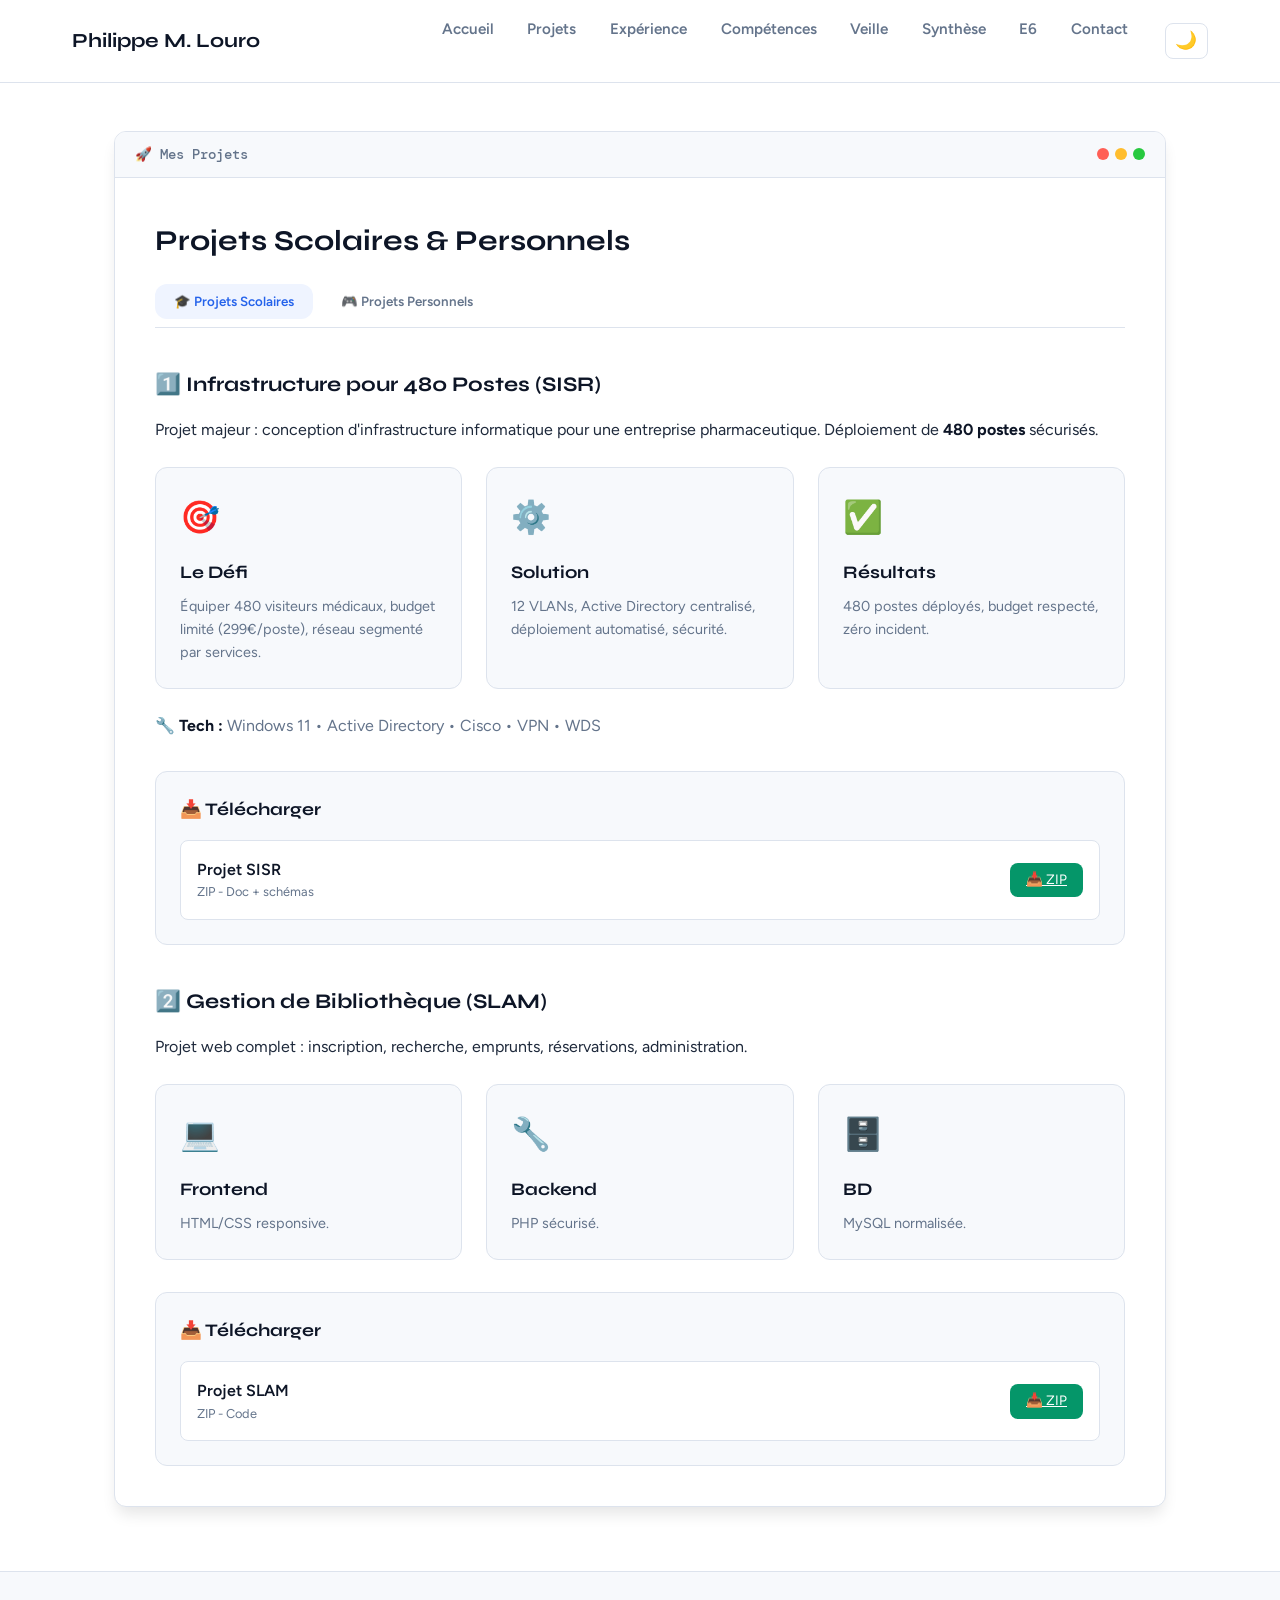
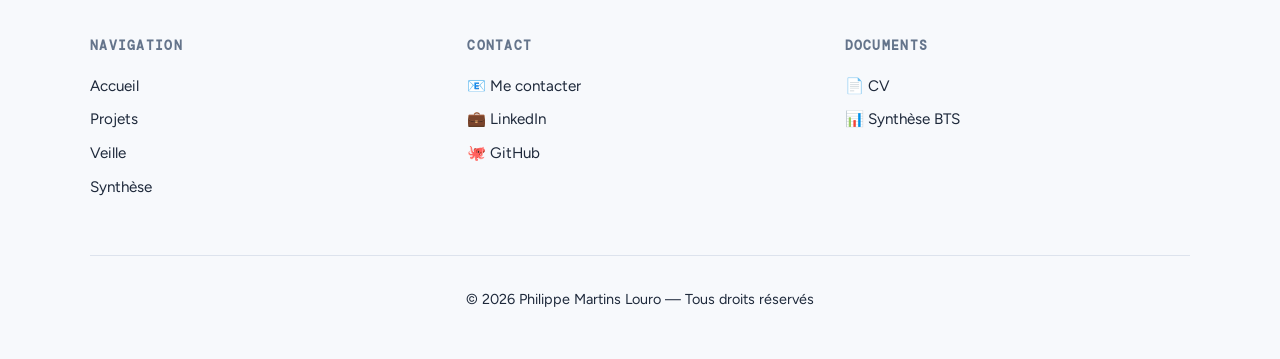
<file: projets.html>
<!DOCTYPE html>
<html lang="fr">
<head>
  <meta charset="UTF-8">
  <meta name="viewport" content="width=device-width, initial-scale=1.0">
  <title>Projets — Philippe Martins Louro</title>
  <link rel="preconnect" href="https://fonts.googleapis.com">
  <link rel="preconnect" href="https://fonts.gstatic.com" crossorigin>
  <link href="https://fonts.googleapis.com/css2?family=Syne:wght@400;600;700;800&family=Figtree:wght@300;400;500;600&family=DM+Mono:wght@400;500&display=swap" rel="stylesheet">
  <style>
    /* Intégration du CSS Universel */
    :root { --bg: #ffffff; --bg2: #f7f9fc; --bg3: #eef2f8; --border: #dde3ed; --border-dk: #c4cfe0; --blue: #2563eb; --blue-lt: #eff4ff; --blue-mid: #bfcfff; --sky: #0ea5e9; --green: #059669; --amber: #d97706; --red: #dc2626; --ink: #0d1526; --text: #1e293b; --text-muted: #64748b; --font-head: 'Syne', sans-serif; --font-body: 'Figtree', sans-serif; --font-mono: 'DM Mono', monospace; --radius: 12px; --shadow: 0 4px 6px -1px rgb(0 0 0 / 0.05); --shadow-md: 0 10px 15px -3px rgb(0 0 0 / 0.1); }
    [data-theme="dark"] { --bg: #0b0f19; --bg2: #111827; --bg3: #1f2937; --border: #374151; --border-dk: #4b5563; --blue: #3b82f6; --blue-lt: #1e293b; --ink: #f9fafb; --text: #e5e7eb; --text-muted: #9ca3af; }
    * { box-sizing: border-box; margin: 0; padding: 0; }
    body { background-color: var(--bg); color: var(--text); font-family: var(--font-body); line-height: 1.6; overflow-x: hidden; transition: 0.3s; }
    #progress-bar { position: fixed; top: 0; left: 0; height: 4px; background: linear-gradient(90deg, var(--blue), var(--sky)); z-index: 1000; width: 0%; }
    
    header { position: sticky; top: 0; background: var(--bg); border-bottom: 1px solid var(--border); z-index: 900; transition: 0.3s; }
    nav { max-width: 1200px; margin: 0 auto; padding: 1rem 2rem; display: flex; justify-content: space-between; align-items: center; position: relative; }
    .nav-logo { font-family: var(--font-head); font-weight: 700; font-size: 1.25rem; color: var(--ink); text-decoration: none; }
    .nav-right { display: flex; align-items: center; gap: 0.5rem; }
    #nav-menu { display: flex; gap: 0.5rem; list-style: none; align-items: center; }
    #nav-menu a { color: var(--text-muted); text-decoration: none; font-weight: 600; font-size: 0.95rem; transition: 0.2s; padding: 0.5rem 0.8rem; border-radius: 6px; }
    #nav-menu a:hover, #nav-menu a.active { color: var(--blue); background-color: var(--blue-lt); }
    .theme-toggle { background: none; border: 1px solid var(--border); border-radius: 8px; font-size: 1.1rem; cursor: pointer; padding: 0.4rem 0.6rem; color: var(--text); transition: 0.2s; margin-left: 1rem;}
    .hamburger { display: none; flex-direction: column; gap: 4px; background: none; border: none; cursor: pointer; padding: 0.5rem; }
    .hamburger span { display: block; width: 22px; height: 2px; background-color: var(--text); transition: 0.3s; }
    
    .main-container { max-width: 1100px; margin: 3rem auto; padding: 0 1.5rem; min-height: calc(100vh - 250px); display: flex; flex-direction: column; gap: 2.5rem; }
    .window { background: var(--bg); border: 1px solid var(--border); border-radius: var(--radius); box-shadow: var(--shadow-md); overflow: hidden; transition: 0.3s; }
    .window-header { background: var(--bg2); border-bottom: 1px solid var(--border); padding: 0.75rem 1.25rem; display: flex; align-items: center; justify-content: space-between; }
    .window-title { font-family: var(--font-mono); font-size: 0.85rem; color: var(--text-muted); font-weight: 500; }
    .window-controls { display: flex; gap: 6px; }
    .window-controls .dot { width: 12px; height: 12px; border-radius: 50%; display: inline-block; }
    .window-controls .dot:nth-child(1) { background-color: #ff5f56; }
    .window-controls .dot:nth-child(2) { background-color: #ffbd2e; }
    .window-controls .dot:nth-child(3) { background-color: #27c93f; }
    .window-content { padding: 2.5rem; }
    h2 { font-family: var(--font-head); font-size: 1.8rem; color: var(--ink); margin-bottom: 1.2rem; }
    h3 { font-family: var(--font-head); font-size: 1.3rem; color: var(--ink); margin: 2.5rem 0 1rem; }
    h4 { font-family: var(--font-head); font-size: 1.1rem; color: var(--ink); margin: 1.5rem 0 0.8rem; }
    p { margin-bottom: 1rem; color: var(--text); }
    ul { margin-left: 1.5rem; margin-bottom: 1rem; }
    li { margin-bottom: 0.5rem; }
    strong { color: var(--ink); font-weight: 700; }

    .btn { display: inline-flex; align-items: center; gap: 0.5rem; padding: 0.75rem 1.5rem; border-radius: 10px; font-weight: 600; text-decoration: none; transition: 0.2s; cursor: pointer; border: none; font-size: 0.95rem; font-family: var(--font-body); }
    .btn-small { padding: 0.4rem 1rem; font-size: 0.85rem; background: var(--green); color: white; border-radius: 8px;}
    .btn-small:hover { opacity: 0.9; }

    /* Project Specific Styles */
    .project-tabs { display: flex; gap: 0.5rem; margin-bottom: 2rem; border-bottom: 1px solid var(--border); padding-bottom: 0.5rem; overflow-x: auto; }
    .project-tab { background: none; border: none; padding: 0.6rem 1.2rem; font-family: var(--font-body); font-weight: 600; cursor: pointer; color: var(--text-muted); border-radius: var(--radius); transition: 0.2s; white-space: nowrap; }
    .project-tab:hover { background: var(--bg2); color: var(--blue); }
    .project-tab.active { background: var(--blue-lt); color: var(--blue); }
    .project-content { display: none; animation: fadeIn 0.3s; }
    .project-content.active { display: block; }
    @keyframes fadeIn { from { opacity: 0; transform: translateY(10px); } to { opacity: 1; transform: translateY(0); } }
    
    .grid { display: grid; grid-template-columns: repeat(auto-fit, minmax(250px, 1fr)); gap: 1.5rem; margin: 1.5rem 0; }
    .card { background: var(--bg2); border: 1px solid var(--border); border-radius: var(--radius); padding: 1.5rem; transition: 0.2s; }
    .card:hover { border-color: var(--blue-mid); transform: translateY(-3px); box-shadow: var(--shadow); }
    .card-icon { font-size: 2rem; margin-bottom: 1rem; }
    .card-title { font-family: var(--font-head); font-size: 1.1rem; font-weight: 700; color: var(--ink); margin-bottom: 0.5rem; }
    .card-desc { color: var(--text-muted); font-size: 0.9rem; }

    .download-section { background: var(--bg2); border: 1px solid var(--border); border-radius: var(--radius); padding: 1.5rem; margin-top: 2rem; }
    .download-grid { display: grid; gap: 1rem; margin-top: 1rem; }
    .download-item { display: flex; align-items: center; justify-content: space-between; padding: 1rem; background: var(--bg); border: 1px solid var(--border); border-radius: 8px; }
    .download-name { font-weight: 600; color: var(--ink); }
    .download-size { font-size: 0.8rem; color: var(--text-muted); }

    .machine-badge { display: inline-block; padding: 0.3rem 0.8rem; border-radius: 6px; font-size: 0.85rem; font-weight: 600; margin: 0 0.5rem 0.5rem 0; border: 1px solid var(--border); }
    .arch-block { background: var(--bg2); border: 1px solid var(--border); padding: 1.5rem; border-radius: 8px; font-family: var(--font-mono); font-size: 0.85rem; color: var(--text-muted); overflow-x: auto; white-space: pre; line-height: 1.4; margin: 1.5rem 0; }
    .highlight { color: var(--blue); font-weight: bold; }
    .ok { color: var(--green); }

    /* Footer & Universal */
    .footer { background: var(--bg2); border-top: 1px solid var(--border); padding: 4rem 2rem 2rem; margin-top: 4rem; }
    .footer-grid { max-width: 1100px; margin: 0 auto 3rem; display: grid; grid-template-columns: repeat(auto-fit, minmax(200px, 1fr)); gap: 2rem; }
    .footer-section h3 { font-family: var(--font-mono); font-size: 0.8rem; color: var(--text-muted); text-transform: uppercase; letter-spacing: 0.1em; margin: 0 0 1rem 0; }
    .footer-section ul { list-style: none; margin: 0; padding: 0; }
    .footer-section li { margin-bottom: 0.5rem; }
    .footer-section a { color: var(--text); text-decoration: none; font-size: 0.95rem; transition: 0.2s; }
    .footer-section a:hover { color: var(--blue); }
    .footer-bottom { text-align: center; color: var(--text-muted); font-size: 0.9rem; border-top: 1px solid var(--border); padding-top: 2rem; max-width: 1100px; margin: 0 auto; }
    .back-to-top { position: fixed; bottom: 2rem; right: 2rem; width: 45px; height: 45px; background: var(--bg); border: 1px solid var(--border); border-radius: 50%; font-size: 1.2rem; cursor: pointer; display: flex; align-items: center; justify-content: center; opacity: 0; visibility: hidden; transition: 0.3s; z-index: 100; box-shadow: var(--shadow); color: var(--text); }
    .back-to-top.show { opacity: 1; visibility: visible; }
    @media (max-width: 768px) {
      .hamburger { display: flex; }
      #nav-menu { display: none; position: absolute; top: 100%; left: 0; right: 0; background: var(--bg); border-bottom: 1px solid var(--border); flex-direction: column; padding: 1rem; box-shadow: var(--shadow-md); align-items: flex-start; }
      #nav-menu.active { display: flex; }
      #nav-menu a { width: 100%; }
      .theme-toggle { margin-left: auto; }
      .window-content { padding: 1.5rem; }
      .download-item { flex-direction: column; align-items: flex-start; gap: 0.8rem; }
    }
  </style>
</head>
<body>
  <div id="progress-bar"></div>
  <header>
   <nav>
  <a href="index.html" class="nav-logo">Philippe M. Louro</a>
  <div class="nav-right">
    <ul id="nav-menu">
      <li><a href="index.html">Accueil</a></li>
      <li><a href="projets.html">Projets</a></li>
      <li><a href="experience.html">Expérience</a></li>
      <li><a href="competences.html">Compétences</a></li>
      <li><a href="veille.html">Veille</a></li>
      <li><a href="synthese.html">Synthèse</a></li>
      <li><a href="e6.html">E6</a></li>
      <li><a href="contact.html">Contact</a></li>
    </ul>
    <button class="theme-toggle" onclick="toggleTheme()">🌙</button>
    <button class="hamburger" id="hamburger" onclick="toggleMenu()">
      <span></span><span></span><span></span>
    </button>
  </div>
</nav>
  </header>

  <main class="main-container">
    <section class="window">
      <div class="window-header">
        <div class="window-title">🚀 Mes Projets</div>
        <div class="window-controls"><span class="dot"></span><span class="dot"></span><span class="dot"></span></div>
      </div>
      <div class="window-content">
        <h2>Projets Scolaires & Personnels</h2>

        <div class="project-tabs">
          <button class="project-tab active" onclick="switchProject(this, 'scolaire')">🎓 Projets Scolaires</button>
          <button class="project-tab" onclick="switchProject(this, 'personnel')">🎮 Projets Personnels</button>
        </div>

        <div id="scolaire" class="project-content active">
          <h3>1️⃣ Infrastructure pour 480 Postes (SISR)</h3>
          <p>Projet majeur : conception d'infrastructure informatique pour une entreprise pharmaceutique. Déploiement de <strong>480 postes</strong> sécurisés.</p>
          
          <div class="grid">
            <div class="card"><div class="card-icon">🎯</div><div class="card-title">Le Défi</div><div class="card-desc">Équiper 480 visiteurs médicaux, budget limité (299€/poste), réseau segmenté par services.</div></div>
            <div class="card"><div class="card-icon">⚙️</div><div class="card-title">Solution</div><div class="card-desc">12 VLANs, Active Directory centralisé, déploiement automatisé, sécurité.</div></div>
            <div class="card"><div class="card-icon">✅</div><div class="card-title">Résultats</div><div class="card-desc">480 postes déployés, budget respecté, zéro incident.</div></div>
          </div>
          <p style="color: var(--text-muted); margin-top: 1rem;"><strong>🔧 Tech :</strong> Windows 11 • Active Directory • Cisco • VPN • WDS</p>

          <div class="download-section">
            <h4 style="margin-top:0;">📥 Télécharger</h4>
            <div class="download-grid">
              <div class="download-item">
                <div>
                  <div class="download-name">Projet SISR</div>
                  <div class="download-size">ZIP - Doc + schémas</div>
                </div>
                <a href="Projet-Sisr.zip" download class="btn-small">📥 ZIP</a>
              </div>
            </div>
          </div>

          <h3>2️⃣ Gestion de Bibliothèque (SLAM)</h3>
          <p>Projet web complet : inscription, recherche, emprunts, réservations, administration.</p>
          <div class="grid">
            <div class="card"><div class="card-icon">💻</div><div class="card-title">Frontend</div><div class="card-desc">HTML/CSS responsive.</div></div>
            <div class="card"><div class="card-icon">🔧</div><div class="card-title">Backend</div><div class="card-desc">PHP sécurisé.</div></div>
            <div class="card"><div class="card-icon">🗄️</div><div class="card-title">BD</div><div class="card-desc">MySQL normalisée.</div></div>
          </div>

          <div class="download-section">
            <h4 style="margin-top:0;">📥 Télécharger</h4>
            <div class="download-grid">
              <div class="download-item">
                <div>
                  <div class="download-name">Projet SLAM</div>
                  <div class="download-size">ZIP - Code</div>
                </div>
                <a href="Projet-Slam.zip" download class="btn-small">📥 ZIP</a>
              </div>
            </div>
          </div>
        </div>

        <div id="personnel" class="project-content">
          <h3>1️⃣ Minecraft en Python 🎮</h3>
          <p>Jeu de type Minecraft avec moteur graphique, terrain procédural Perlin Noise et gameplay complet.</p>
          <div class="grid">
            <div class="card"><div class="card-icon">🎮</div><div class="card-title">Gameplay</div><div class="card-desc">Exploration 3D, inventaire.</div></div>
            <div class="card"><div class="card-icon">🏗️</div><div class="card-title">Terrain</div><div class="card-desc">Génération procédurale.</div></div>
            <div class="card"><div class="card-icon">⚙️</div><div class="card-title">Engine</div><div class="card-desc">Pygame custom.</div></div>
          </div>
          
          <div class="download-section">
            <h4 style="margin-top:0;">📥 Télécharger</h4>
            <div class="download-item">
              <div>
                <div class="download-name">Minecraft Python</div>
                <div class="download-size">PDF - Doc</div>
              </div>
              <a href="Projet_server_minecraft.pdf" download class="btn-small">📄 PDF</a>
            </div>
          </div>

          <h3>2️⃣ Homelab — Infrastructure Personnelle 🖥️</h3>
          <p>Conception et déploiement d'une <strong>infrastructure réseau personnelle</strong> composée de 3 machines physiques, avec virtualisation, services auto-hébergés, VLANs et sécurité avancée.</p>
          
          <div style="margin: 1rem 0;">
            <span class="machine-badge">Dell OptiPlex — Always-On</span>
            <span class="machine-badge">Acer PB63 — Hyperviseur</span>
            <span class="machine-badge">Acer Nitro — Workstation</span>
          </div>

          <div class="grid">
            <div class="card"><div class="card-icon">🌐</div><div class="card-title">Réseau & Sécu</div><div class="card-desc">Switch manageable, VLANs isolés, Pi-hole DNS, Wireguard VPN, Wazuh SIEM.</div></div>
            <div class="card"><div class="card-icon">🖥️</div><div class="card-title">Virtualisation</div><div class="card-desc">Proxmox VE : 4 à 6 VMs/conteneurs LXC.</div></div>
            <div class="card"><div class="card-icon">☁️</div><div class="card-title">Services</div><div class="card-desc">Nextcloud, Vaultwarden, Jellyfin, Grafana, Home Assistant.</div></div>
          </div>

          <h4>🏗️ Architecture réseau</h4>
          <div class="arch-block">
── Topologie logique ─────────────────────────────
              INTERNET
                 │
             [Box FAI]
                 │
   <span class="highlight">[Switch manageable TL-SG1005P]</span>
        /        |        \
<span class="ok">[OptiPlex]</span>  <span class="highlight">[Acer PB63]</span>   [Nitro]
 Pi-hole    Proxmox VE   PC Perso
 VPN        Nextcloud
          </div>

          <div class="download-section">
            <h4 style="margin-top:0;">📥 Documentation</h4>
            <div class="download-item">
              <div>
                <div class="download-name">Projet Infra Homelab</div>
                <div class="download-size">PDF — Architecture</div>
              </div>
              <a href="Projet_infra.pdf" download class="btn-small">📄 PDF</a>
            </div>
          </div>
        </div>
      </div>
    </section>
  </main>

  <footer class="footer">
    <div class="footer-grid">
      <div class="footer-section"><h3>Navigation</h3><ul><li><a href="index.html">Accueil</a></li><li><a href="projets.html">Projets</a></li><li><a href="veille.html">Veille</a></li><li><a href="synthese.html">Synthèse</a></li></ul></div>
      <div class="footer-section"><h3>Contact</h3><ul><li><a href="contact.html">📧 Me contacter</a></li><li><a href="https://www.linkedin.com/in/philippe-martins-louro-31a974345/" target="_blank">💼 LinkedIn</a></li><li><a href="https://github.com/portfolioIpssi" target="_blank">🐙 GitHub</a></li></ul></div>
      <div class="footer-section"><h3>Documents</h3><ul><li><a href="cv.pdf" download>📄 CV</a></li><li><a href="8-1 - BTS SIO - 2025 - Tableau de synthese.pdf" download>📊 Synthèse BTS</a></li></ul></div>
    </div>
    <div class="footer-bottom"><p>&copy; 2026 Philippe Martins Louro — Tous droits réservés</p></div>
  </footer>

  <button class="back-to-top" id="back-to-top" onclick="backToTop()">⬆️</button>

  <script>
    function toggleMenu() { document.getElementById('hamburger').classList.toggle('active'); document.getElementById('nav-menu').classList.toggle('active'); }
    window.addEventListener('scroll', () => { document.getElementById('progress-bar').style.width = (window.scrollY / (document.documentElement.scrollHeight - window.innerHeight)) * 100 + '%'; document.getElementById('back-to-top').classList.toggle('show', window.scrollY > 400); });
    function backToTop() { window.scrollTo({ top: 0, behavior: 'smooth' }); }
    function switchProject(btn, projectType) {
      document.querySelectorAll('.project-tab').forEach(t => t.classList.remove('active'));
      document.querySelectorAll('.project-content').forEach(c => c.classList.remove('active'));
      btn.classList.add('active');
      document.getElementById(projectType).classList.add('active');
    }
    function toggleTheme() {
      const theme = document.documentElement.getAttribute('data-theme') === 'dark' ? 'light' : 'dark';
      document.documentElement.setAttribute('data-theme', theme); localStorage.setItem('theme', theme);
      document.querySelector('.theme-toggle').textContent = theme === 'light' ? '🌙' : '☀️';
    }
    const savedTheme = localStorage.getItem('theme') || 'light';
    document.documentElement.setAttribute('data-theme', savedTheme);
    document.querySelector('.theme-toggle').textContent = savedTheme === 'light' ? '🌙' : '☀️';
  </script>
</body>
</html>
</file>
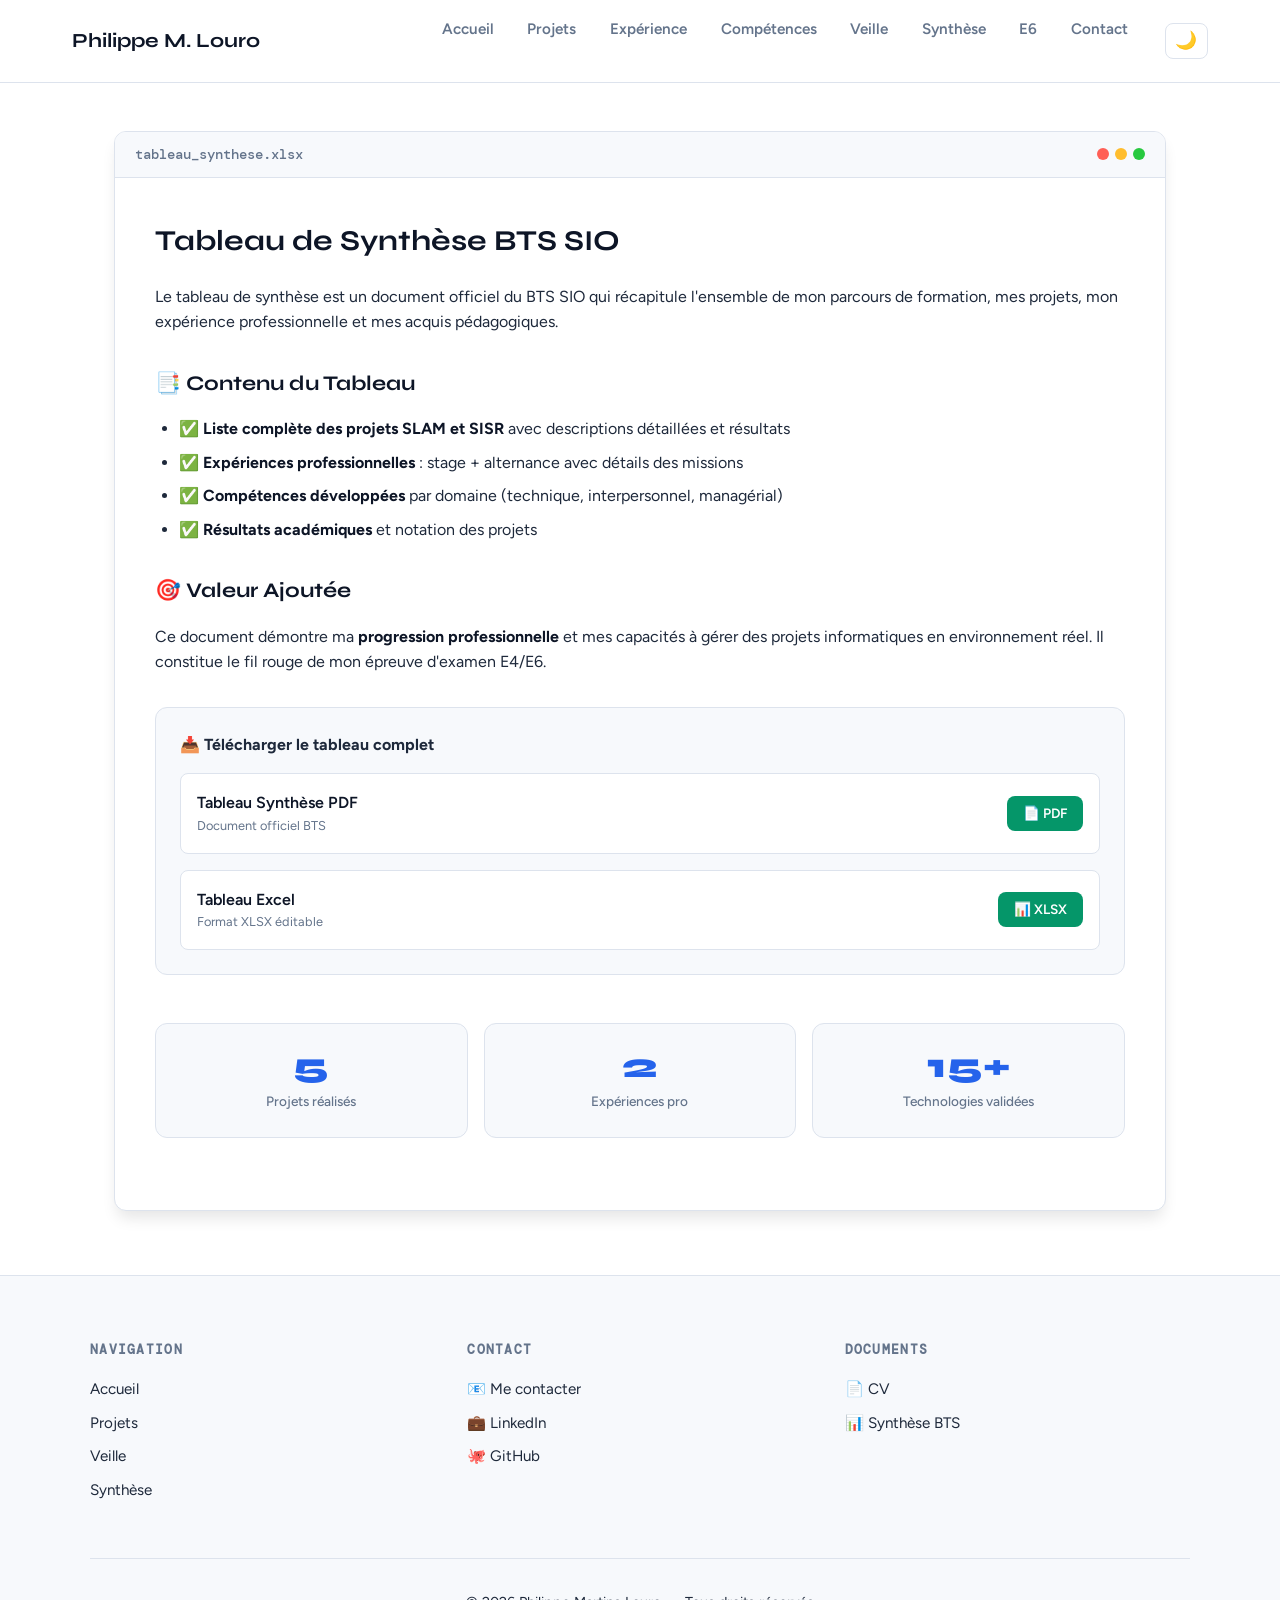
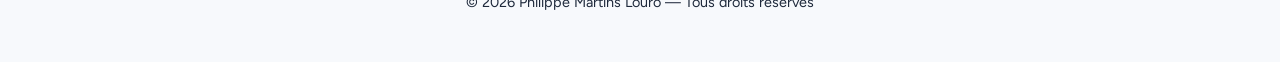
<file: synthese.html>
<!DOCTYPE html>
<html lang="fr">
<head>
  <meta charset="UTF-8">
  <meta name="viewport" content="width=device-width, initial-scale=1.0">
  <title>Synthèse — Philippe Martins Louro</title>
  <link rel="preconnect" href="https://fonts.googleapis.com">
  <link rel="preconnect" href="https://fonts.gstatic.com" crossorigin>
  <link href="https://fonts.googleapis.com/css2?family=Syne:wght@400;600;700;800&family=Figtree:wght@300;400;500;600&family=DM+Mono:wght@400;500&display=swap" rel="stylesheet">
  <style>
    /* CSS Universel */
    :root { --bg: #ffffff; --bg2: #f7f9fc; --bg3: #eef2f8; --border: #dde3ed; --border-dk: #c4cfe0; --blue: #2563eb; --blue-lt: #eff4ff; --blue-mid: #bfcfff; --sky: #0ea5e9; --green: #059669; --amber: #d97706; --red: #dc2626; --ink: #0d1526; --text: #1e293b; --text-muted: #64748b; --font-head: 'Syne', sans-serif; --font-body: 'Figtree', sans-serif; --font-mono: 'DM Mono', monospace; --radius: 12px; --shadow: 0 4px 6px -1px rgb(0 0 0 / 0.05); --shadow-md: 0 10px 15px -3px rgb(0 0 0 / 0.1); }
    [data-theme="dark"] { --bg: #0b0f19; --bg2: #111827; --bg3: #1f2937; --border: #374151; --border-dk: #4b5563; --blue: #3b82f6; --blue-lt: #1e293b; --ink: #f9fafb; --text: #e5e7eb; --text-muted: #9ca3af; }
    * { box-sizing: border-box; margin: 0; padding: 0; }
    body { background-color: var(--bg); color: var(--text); font-family: var(--font-body); line-height: 1.6; overflow-x: hidden; transition: 0.3s; }
    #progress-bar { position: fixed; top: 0; left: 0; height: 4px; background: linear-gradient(90deg, var(--blue), var(--sky)); z-index: 1000; width: 0%; }
    
    header { position: sticky; top: 0; background: var(--bg); border-bottom: 1px solid var(--border); z-index: 900; transition: 0.3s; }
    nav { max-width: 1200px; margin: 0 auto; padding: 1rem 2rem; display: flex; justify-content: space-between; align-items: center; position: relative; }
    .nav-logo { font-family: var(--font-head); font-weight: 700; font-size: 1.25rem; color: var(--ink); text-decoration: none; }
    .nav-right { display: flex; align-items: center; gap: 0.5rem; }
    #nav-menu { display: flex; gap: 0.5rem; list-style: none; align-items: center; }
    #nav-menu a { color: var(--text-muted); text-decoration: none; font-weight: 600; font-size: 0.95rem; transition: 0.2s; padding: 0.5rem 0.8rem; border-radius: 6px; }
    #nav-menu a:hover, #nav-menu a.active { color: var(--blue); background-color: var(--blue-lt); }
    .theme-toggle { background: none; border: 1px solid var(--border); border-radius: 8px; font-size: 1.1rem; cursor: pointer; padding: 0.4rem 0.6rem; color: var(--text); transition: 0.2s; margin-left: 1rem;}
    .hamburger { display: none; flex-direction: column; gap: 4px; background: none; border: none; cursor: pointer; padding: 0.5rem; }
    .hamburger span { display: block; width: 22px; height: 2px; background-color: var(--text); transition: 0.3s; }
    
    .main-container { max-width: 1100px; margin: 3rem auto; padding: 0 1.5rem; min-height: calc(100vh - 250px); display: flex; flex-direction: column; gap: 2.5rem; }
    .window { background: var(--bg); border: 1px solid var(--border); border-radius: var(--radius); box-shadow: var(--shadow-md); overflow: hidden; transition: 0.3s; }
    .window-header { background: var(--bg2); border-bottom: 1px solid var(--border); padding: 0.75rem 1.25rem; display: flex; align-items: center; justify-content: space-between; }
    .window-title { font-family: var(--font-mono); font-size: 0.85rem; color: var(--text-muted); font-weight: 500; }
    .window-controls { display: flex; gap: 6px; }
    .window-controls .dot { width: 12px; height: 12px; border-radius: 50%; display: inline-block; }
    .window-controls .dot:nth-child(1) { background-color: #ff5f56; }
    .window-controls .dot:nth-child(2) { background-color: #ffbd2e; }
    .window-controls .dot:nth-child(3) { background-color: #27c93f; }
    .window-content { padding: 2.5rem; }
    h2 { font-family: var(--font-head); font-size: 1.8rem; color: var(--ink); margin-bottom: 1.2rem; }
    h3 { font-family: var(--font-head); font-size: 1.3rem; color: var(--ink); margin: 2rem 0 1rem; }
    p { margin-bottom: 1rem; color: var(--text); }
    ul { margin-left: 1.5rem; margin-bottom: 1rem; }
    li { margin-bottom: 0.5rem; }
    strong { color: var(--ink); font-weight: 700;}

    /* Download section */
    .download-section { background: var(--bg2); border: 1px solid var(--border); border-radius: var(--radius); padding: 1.5rem; margin-top: 2rem; }
    .download-grid { display: grid; gap: 1rem; margin-top: 1rem; }
    .download-item { display: flex; align-items: center; justify-content: space-between; padding: 1rem; background: var(--bg); border: 1px solid var(--border); border-radius: 8px; }
    .download-name { font-weight: 600; color: var(--ink); }
    .download-size { font-size: 0.8rem; color: var(--text-muted); }
    .btn-small { padding: 0.4rem 1rem; font-size: 0.85rem; background: var(--green); color: white; border-radius: 8px; text-decoration: none; font-weight: 600;}
    .btn-small:hover { opacity: 0.9; }

    /* Stats Grid */
    .stats-grid { display: grid; grid-template-columns: repeat(auto-fit, minmax(140px, 1fr)); gap: 1rem; margin: 2rem 0; }
    .stat-box { background: var(--bg2); border: 1px solid var(--border); border-radius: var(--radius); padding: 1.5rem 1rem; text-align: center; transition: 0.2s; }
    .stat-number { font-family: var(--font-head); font-size: 2.2rem; font-weight: 800; color: var(--blue); line-height: 1; margin-bottom: 0.5rem; }
    .stat-label { font-size: 0.85rem; color: var(--text-muted); font-weight: 500; }

    .footer { background: var(--bg2); border-top: 1px solid var(--border); padding: 4rem 2rem 2rem; margin-top: 4rem; }
    .footer-grid { max-width: 1100px; margin: 0 auto 3rem; display: grid; grid-template-columns: repeat(auto-fit, minmax(200px, 1fr)); gap: 2rem; }
    .footer-section h3 { font-family: var(--font-mono); font-size: 0.8rem; color: var(--text-muted); text-transform: uppercase; letter-spacing: 0.1em; margin: 0 0 1rem 0; }
    .footer-section ul { list-style: none; margin: 0; padding: 0; }
    .footer-section li { margin-bottom: 0.5rem; }
    .footer-section a { color: var(--text); text-decoration: none; font-size: 0.95rem; transition: 0.2s; }
    .footer-section a:hover { color: var(--blue); }
    .footer-bottom { text-align: center; color: var(--text-muted); font-size: 0.9rem; border-top: 1px solid var(--border); padding-top: 2rem; max-width: 1100px; margin: 0 auto; }
    .back-to-top { position: fixed; bottom: 2rem; right: 2rem; width: 45px; height: 45px; background: var(--bg); border: 1px solid var(--border); border-radius: 50%; font-size: 1.2rem; cursor: pointer; display: flex; align-items: center; justify-content: center; opacity: 0; visibility: hidden; transition: 0.3s; z-index: 100; box-shadow: var(--shadow); color: var(--text); }
    .back-to-top.show { opacity: 1; visibility: visible; }
    
    @media (max-width: 768px) {
      .hamburger { display: flex; }
      #nav-menu { display: none; position: absolute; top: 100%; left: 0; right: 0; background: var(--bg); border-bottom: 1px solid var(--border); flex-direction: column; padding: 1rem; box-shadow: var(--shadow-md); align-items: flex-start; }
      #nav-menu.active { display: flex; }
      #nav-menu a { width: 100%; }
      .theme-toggle { margin-left: auto; }
      .window-content { padding: 1.5rem; }
      .download-item { flex-direction: column; gap: 0.8rem; align-items: flex-start;}
    }
  </style>
</head>
<body>
  <div id="progress-bar"></div>
  <header>
 <nav>
  <a href="index.html" class="nav-logo">Philippe M. Louro</a>
  <div class="nav-right">
    <ul id="nav-menu">
      <li><a href="index.html">Accueil</a></li>
      <li><a href="projets.html">Projets</a></li>
      <li><a href="experience.html">Expérience</a></li>
      <li><a href="competences.html">Compétences</a></li>
      <li><a href="veille.html">Veille</a></li>
      <li><a href="synthese.html">Synthèse</a></li>
      <li><a href="e6.html">E6</a></li>
      <li><a href="contact.html">Contact</a></li>
    </ul>
    <button class="theme-toggle" onclick="toggleTheme()">🌙</button>
    <button class="hamburger" id="hamburger" onclick="toggleMenu()">
      <span></span><span></span><span></span>
    </button>
  </div>
</nav>
  </header>

  <main class="main-container">
    <section class="window">
      <div class="window-header">
        <div class="window-title">tableau_synthese.xlsx</div>
        <div class="window-controls"><span class="dot"></span><span class="dot"></span><span class="dot"></span></div>
      </div>
      <div class="window-content">
        <h2>Tableau de Synthèse BTS SIO</h2>
        <p>Le tableau de synthèse est un document officiel du BTS SIO qui récapitule l'ensemble de mon parcours de formation, mes projets, mon expérience professionnelle et mes acquis pédagogiques.</p>

        <h3>📑 Contenu du Tableau</h3>
        <ul>
          <li>✅ <strong>Liste complète des projets SLAM et SISR</strong> avec descriptions détaillées et résultats</li>
          <li>✅ <strong>Expériences professionnelles</strong> : stage + alternance avec détails des missions</li>
          <li>✅ <strong>Compétences développées</strong> par domaine (technique, interpersonnel, managérial)</li>
          <li>✅ <strong>Résultats académiques</strong> et notation des projets</li>
        </ul>

        <h3>🎯 Valeur Ajoutée</h3>
        <p>Ce document démontre ma <strong>progression professionnelle</strong> et mes capacités à gérer des projets informatiques en environnement réel. Il constitue le fil rouge de mon épreuve d'examen E4/E6.</p>

        <div class="download-section">
          <h4 style="margin-top:0;">📥 Télécharger le tableau complet</h4>
          <div class="download-grid">
            <div class="download-item">
              <div>
                <div class="download-name">Tableau Synthèse PDF</div>
                <div class="download-size">Document officiel BTS</div>
              </div>
              <a href="8-1 - BTS SIO - 2025 - Tableau de synthese.pdf" download class="btn-small">📄 PDF</a>
            </div>
            <div class="download-item">
              <div>
                <div class="download-name">Tableau Excel</div>
                <div class="download-size">Format XLSX éditable</div>
              </div>
              <a href="8-1 - BTS SIO - 2025 - Tableau de synthese.xlsx" download class="btn-small">📊 XLSX</a>
            </div>
          </div>
        </div>

        <div class="stats-grid" style="margin-top: 3rem;">
          <div class="stat-box"><div class="stat-number">5</div><div class="stat-label">Projets réalisés</div></div>
          <div class="stat-box"><div class="stat-number">2</div><div class="stat-label">Expériences pro</div></div>
          <div class="stat-box"><div class="stat-number">15+</div><div class="stat-label">Technologies validées</div></div>
        </div>
      </div>
    </section>
  </main>

  <footer class="footer">
    <div class="footer-grid">
      <div class="footer-section"><h3>Navigation</h3><ul><li><a href="index.html">Accueil</a></li><li><a href="projets.html">Projets</a></li><li><a href="veille.html">Veille</a></li><li><a href="synthese.html">Synthèse</a></li></ul></div>
      <div class="footer-section"><h3>Contact</h3><ul><li><a href="contact.html">📧 Me contacter</a></li><li><a href="https://www.linkedin.com/in/philippe-martins-louro-31a974345/" target="_blank">💼 LinkedIn</a></li><li><a href="https://github.com/portfolioIpssi" target="_blank">🐙 GitHub</a></li></ul></div>
      <div class="footer-section"><h3>Documents</h3><ul><li><a href="cv.pdf" download>📄 CV</a></li><li><a href="8-1 - BTS SIO - 2025 - Tableau de synthese.pdf" download>📊 Synthèse BTS</a></li></ul></div>
    </div>
    <div class="footer-bottom"><p>&copy; 2026 Philippe Martins Louro — Tous droits réservés</p></div>
  </footer>

  <button class="back-to-top" id="back-to-top" onclick="backToTop()">⬆️</button>

  <script>
    function toggleMenu() { document.getElementById('hamburger').classList.toggle('active'); document.getElementById('nav-menu').classList.toggle('active'); }
    window.addEventListener('scroll', () => { document.getElementById('progress-bar').style.width = (window.scrollY / (document.documentElement.scrollHeight - window.innerHeight)) * 100 + '%'; document.getElementById('back-to-top').classList.toggle('show', window.scrollY > 400); });
    function backToTop() { window.scrollTo({ top: 0, behavior: 'smooth' }); }
    function toggleTheme() {
      const theme = document.documentElement.getAttribute('data-theme') === 'dark' ? 'light' : 'dark';
      document.documentElement.setAttribute('data-theme', theme); localStorage.setItem('theme', theme);
      document.querySelector('.theme-toggle').textContent = theme === 'light' ? '🌙' : '☀️';
    }
    const savedTheme = localStorage.getItem('theme') || 'light';
    document.documentElement.setAttribute('data-theme', savedTheme);
    document.querySelector('.theme-toggle').textContent = savedTheme === 'light' ? '🌙' : '☀️';
  </script>
</body>
</html>
</file>
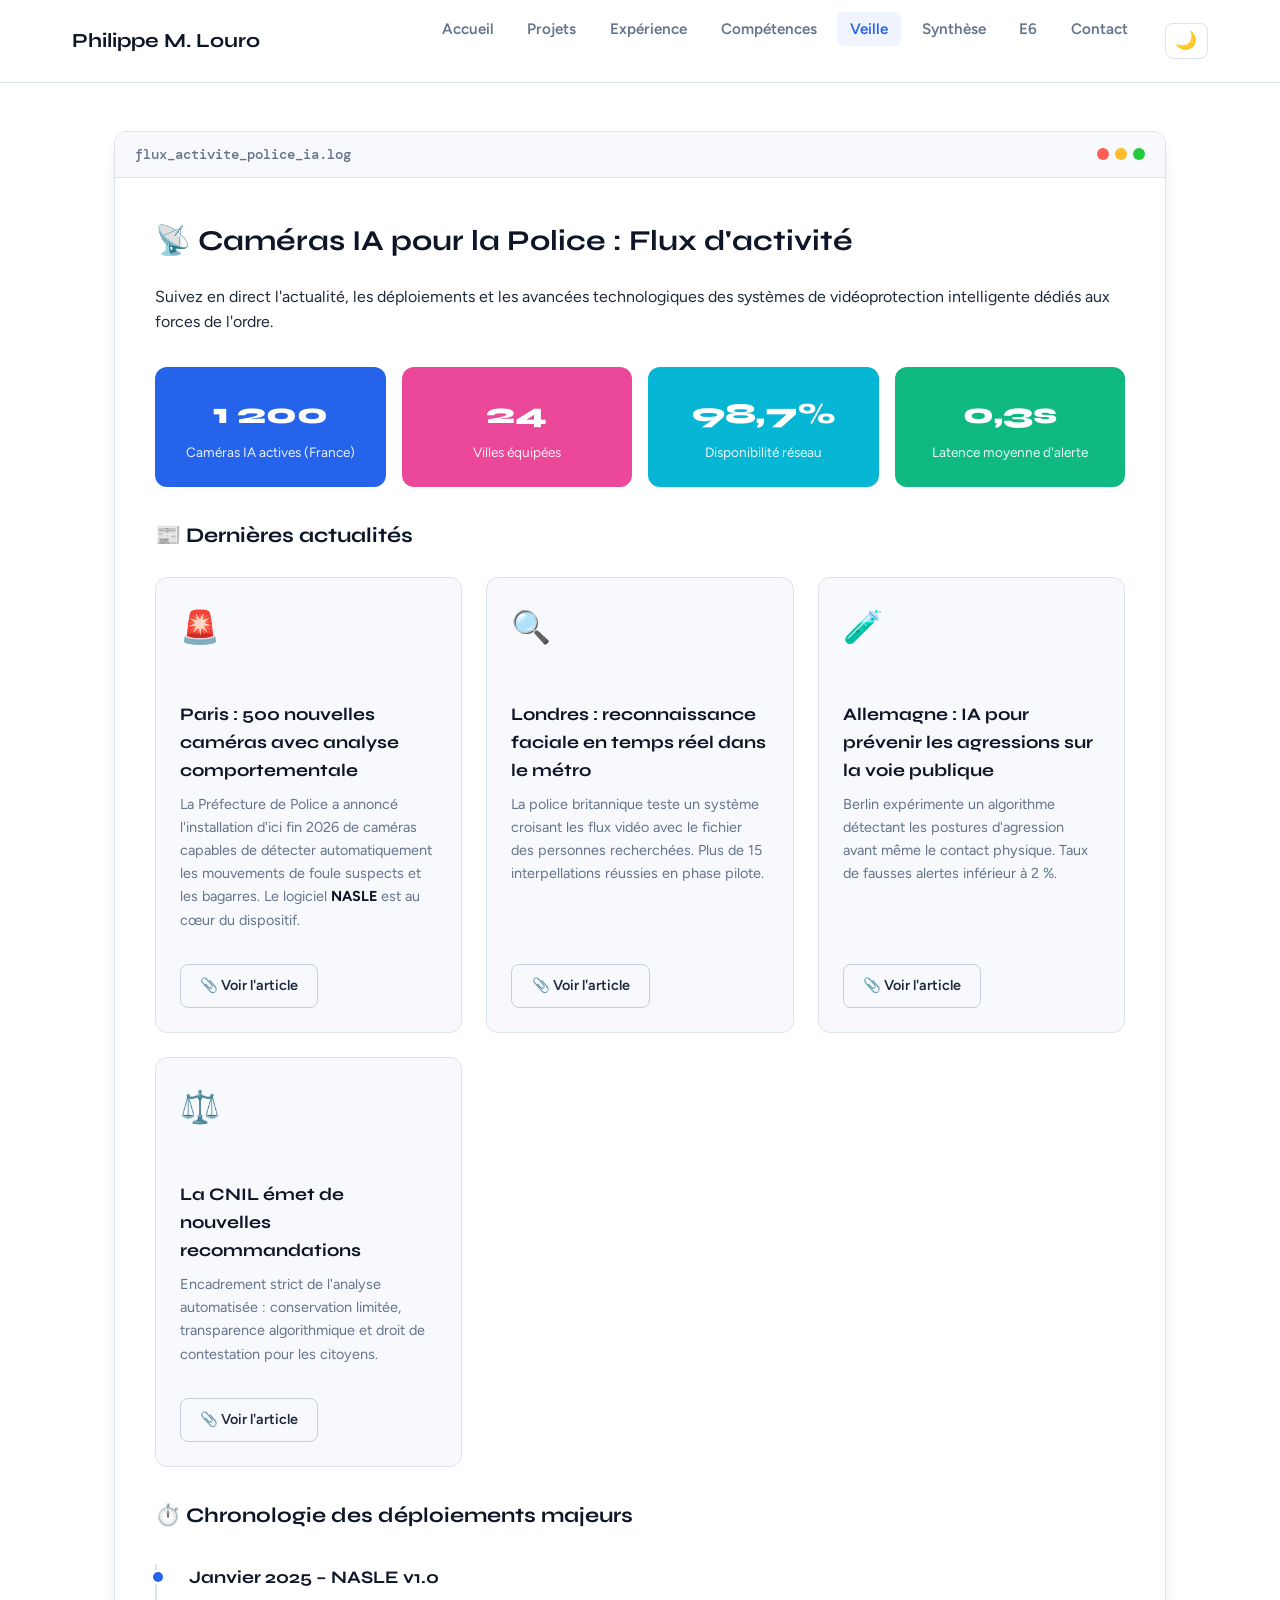
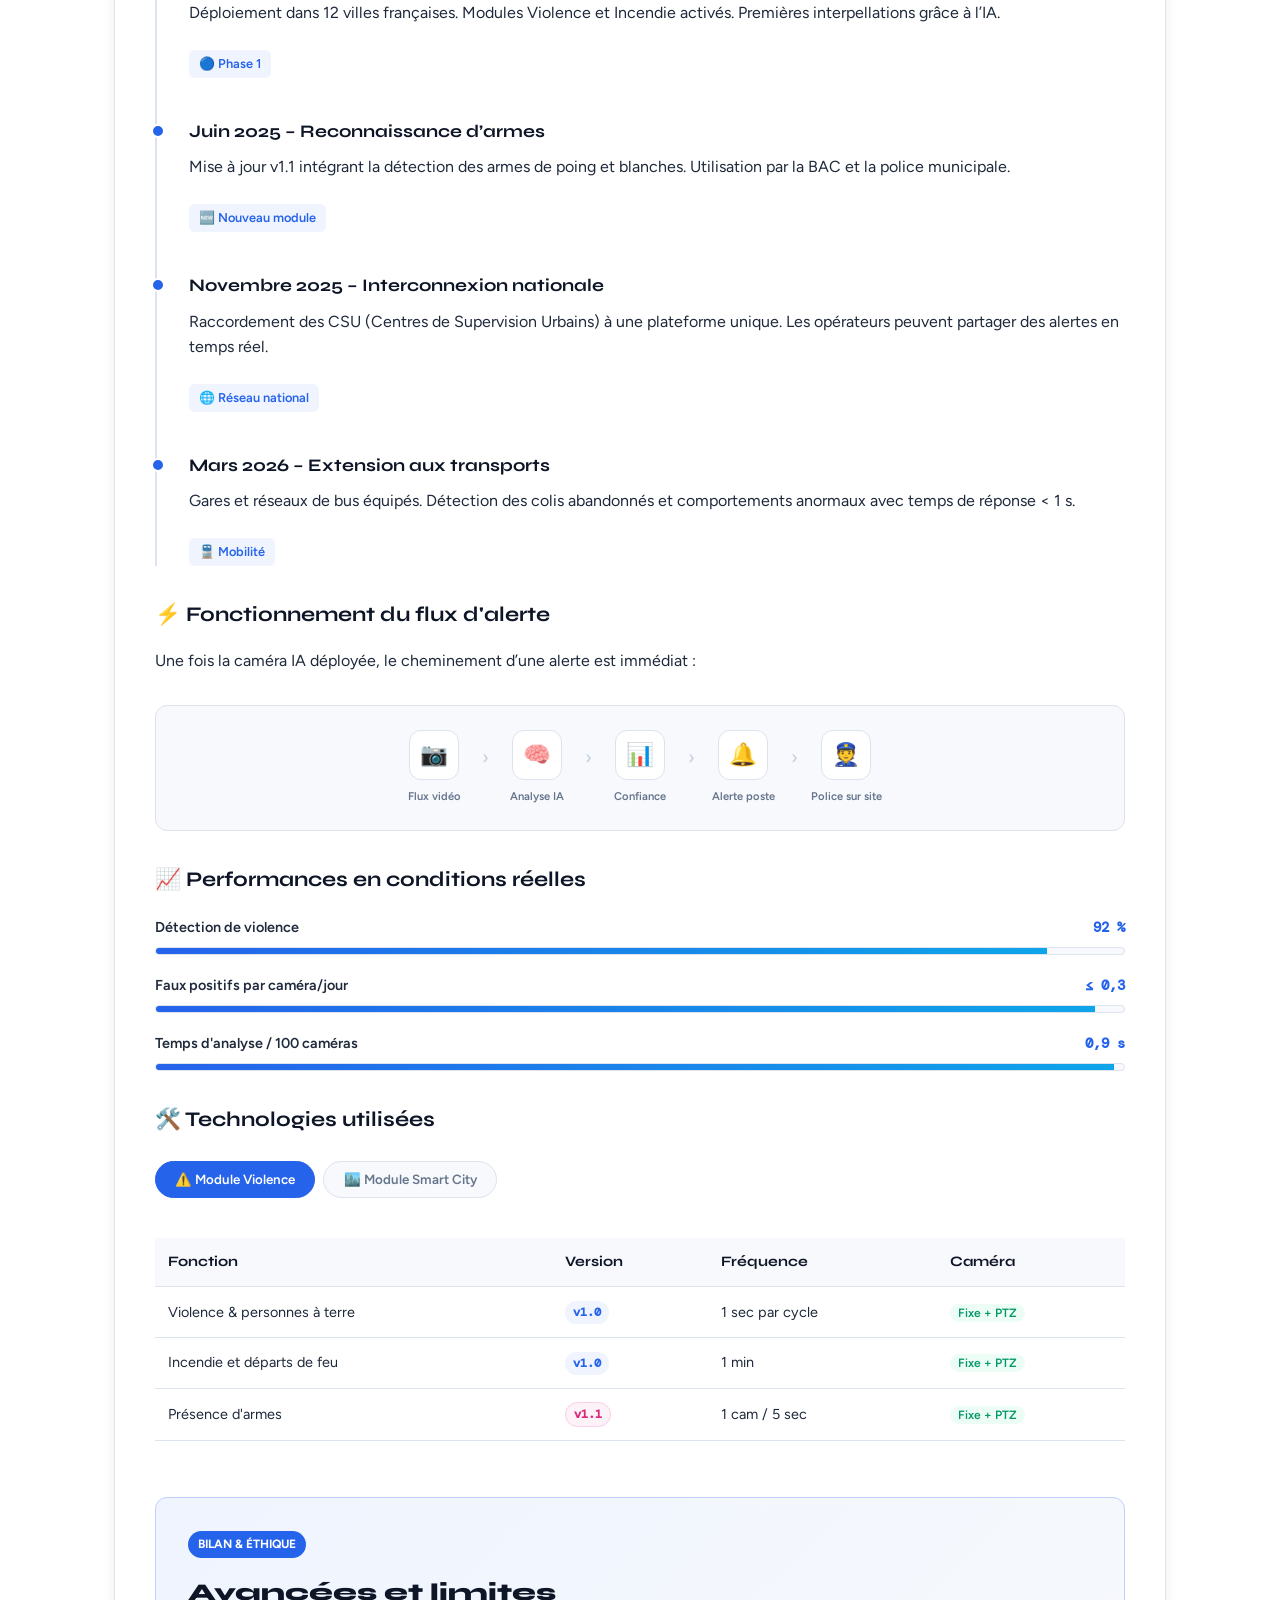
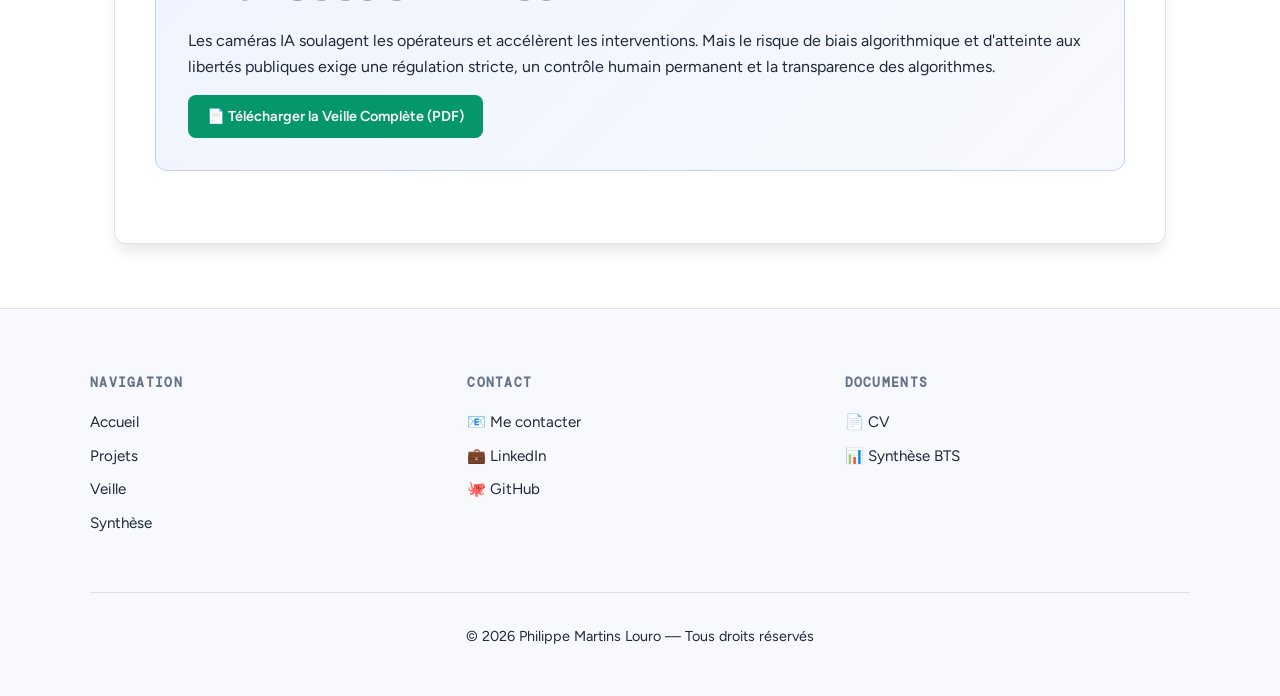
<file: veille.html>
<!DOCTYPE html>
<html lang="fr">
<head>
  <meta charset="UTF-8">
  <meta name="viewport" content="width=device-width, initial-scale=1.0">
  <title>Veille Technologique — Philippe Martins Louro</title>
  <link rel="preconnect" href="https://fonts.googleapis.com">
  <link rel="preconnect" href="https://fonts.gstatic.com" crossorigin>
  <link href="https://fonts.googleapis.com/css2?family=Syne:wght@400;600;700;800&family=Figtree:wght@300;400;500;600&family=DM+Mono:wght@400;500&display=swap" rel="stylesheet">
  <style>
    /* CSS Universel (inchangé) */
    :root { --bg: #ffffff; --bg2: #f7f9fc; --bg3: #eef2f8; --border: #dde3ed; --border-dk: #c4cfe0; --blue: #2563eb; --blue-lt: #eff4ff; --blue-mid: #bfcfff; --sky: #0ea5e9; --green: #059669; --amber: #d97706; --red: #dc2626; --ink: #0d1526; --text: #1e293b; --text-muted: #64748b; --font-head: 'Syne', sans-serif; --font-body: 'Figtree', sans-serif; --font-mono: 'DM Mono', monospace; --radius: 12px; --shadow: 0 4px 6px -1px rgb(0 0 0 / 0.05); --shadow-md: 0 10px 15px -3px rgb(0 0 0 / 0.1); }
    [data-theme="dark"] { --bg: #0b0f19; --bg2: #111827; --bg3: #1f2937; --border: #374151; --border-dk: #4b5563; --blue: #3b82f6; --blue-lt: #1e293b; --ink: #f9fafb; --text: #e5e7eb; --text-muted: #9ca3af; }
    * { box-sizing: border-box; margin: 0; padding: 0; }
    body { background-color: var(--bg); color: var(--text); font-family: var(--font-body); line-height: 1.6; overflow-x: hidden; transition: 0.3s; }
    #progress-bar { position: fixed; top: 0; left: 0; height: 4px; background: linear-gradient(90deg, var(--blue), var(--sky)); z-index: 1000; width: 0%; }

    header { position: sticky; top: 0; background: var(--bg); border-bottom: 1px solid var(--border); z-index: 900; transition: 0.3s; }
    nav { max-width: 1200px; margin: 0 auto; padding: 1rem 2rem; display: flex; justify-content: space-between; align-items: center; position: relative; }
    .nav-logo { font-family: var(--font-head); font-weight: 700; font-size: 1.25rem; color: var(--ink); text-decoration: none; }
    .nav-right { display: flex; align-items: center; gap: 0.5rem; }
    #nav-menu { display: flex; gap: 0.5rem; list-style: none; align-items: center; }
    #nav-menu a { color: var(--text-muted); text-decoration: none; font-weight: 600; font-size: 0.95rem; transition: 0.2s; padding: 0.5rem 0.8rem; border-radius: 6px; }
    #nav-menu a:hover, #nav-menu a.active { color: var(--blue); background-color: var(--blue-lt); }
    .theme-toggle { background: none; border: 1px solid var(--border); border-radius: 8px; font-size: 1.1rem; cursor: pointer; padding: 0.4rem 0.6rem; color: var(--text); transition: 0.2s; margin-left: 1rem;}
    .hamburger { display: none; flex-direction: column; gap: 4px; background: none; border: none; cursor: pointer; padding: 0.5rem; }
    .hamburger span { display: block; width: 22px; height: 2px; background-color: var(--text); transition: 0.3s; }

    .main-container { max-width: 1100px; margin: 3rem auto; padding: 0 1.5rem; min-height: calc(100vh - 250px); display: flex; flex-direction: column; gap: 2.5rem; }
    .window { background: var(--bg); border: 1px solid var(--border); border-radius: var(--radius); box-shadow: var(--shadow-md); overflow: hidden; transition: 0.3s; }
    .window-header { background: var(--bg2); border-bottom: 1px solid var(--border); padding: 0.75rem 1.25rem; display: flex; align-items: center; justify-content: space-between; }
    .window-title { font-family: var(--font-mono); font-size: 0.85rem; color: var(--text-muted); font-weight: 500; }
    .window-controls { display: flex; gap: 6px; }
    .window-controls .dot { width: 12px; height: 12px; border-radius: 50%; display: inline-block; }
    .window-controls .dot:nth-child(1) { background-color: #ff5f56; }
    .window-controls .dot:nth-child(2) { background-color: #ffbd2e; }
    .window-controls .dot:nth-child(3) { background-color: #27c93f; }
    .window-content { padding: 2.5rem; }
    h2 { font-family: var(--font-head); font-size: 1.8rem; color: var(--ink); margin-bottom: 1.2rem; }
    h3 { font-family: var(--font-head); font-size: 1.3rem; color: var(--ink); margin: 2rem 0 1rem; }
    p { margin-bottom: 1rem; color: var(--text); }
    ul { margin-left: 1.5rem; margin-bottom: 1rem; }
    li { margin-bottom: 0.5rem; }
    strong { color: var(--ink); }

    /* Stats Band */
    .stats-band { display: grid; grid-template-columns: repeat(auto-fit, minmax(150px, 1fr)); gap: 1rem; margin: 2rem 0; }
    .stat-box { background: var(--blue); border-radius: var(--radius); padding: 1.5rem; text-align: center; color: white; transition: 0.2s; }
    .stat-box:nth-child(2) { background: #ec4899; }
    .stat-box:nth-child(3) { background: #06b6d4; }
    .stat-box:nth-child(4) { background: #10b981; }
    .stat-box:hover { transform: translateY(-4px); box-shadow: var(--shadow-md); }
    .stat-value { font-family: var(--font-head); font-size: 1.8rem; font-weight: 800; margin-bottom: 0.3rem; }
    .stat-label { font-size: 0.85rem; opacity: 0.9; }

    /* Tabs */
    .module-tabs { display: flex; gap: 0.5rem; margin: 1.5rem 0 1rem; flex-wrap: wrap; }
    .tab-btn { background: var(--bg2); border: 1px solid var(--border); padding: 0.6rem 1.2rem; font-family: var(--font-body); font-weight: 600; cursor: pointer; color: var(--text-muted); border-radius: 50px; transition: 0.2s; }
    .tab-btn:hover { border-color: var(--blue); color: var(--blue); }
    .tab-btn.active { background: var(--blue); color: white; border-color: var(--blue); }
    .tab-panel { display: none; animation: fadeIn 0.3s; }
    .tab-panel.active { display: block; }
    @keyframes fadeIn { from { opacity: 0; transform: translateY(10px); } to { opacity: 1; transform: translateY(0); } }

    /* Tables & Badges */
    .func-table { width: 100%; border-collapse: collapse; margin: 1.5rem 0; font-size: 0.9rem; }
    .func-table th, .func-table td { padding: 0.8rem; border-bottom: 1px solid var(--border); text-align: left; }
    .func-table th { background: var(--bg2); font-family: var(--font-head); color: var(--ink); font-weight: 700; }
    .badge-v { padding: 2px 8px; border-radius: 20px; font-size: 0.75rem; font-family: var(--font-mono); font-weight: 600; display: inline-block; }
    .badge-v10 { background: var(--blue-lt); color: var(--blue); }
    .badge-v11 { background: #fdf2f8; color: #db2777; border: 1px solid #fbcfe8;}
    .badge-ok { background: #ecfdf5; color: var(--green); padding: 2px 8px; border-radius: 20px; font-size: 0.75rem; font-weight: 600; }
    .badge-fix { background: #fffbeb; color: var(--amber); padding: 2px 8px; border-radius: 20px; font-size: 0.75rem; font-weight: 600; }
    [data-theme="dark"] .badge-v11 { background: #831843; color: #fbcfe8; border: none;}
    [data-theme="dark"] .badge-ok { background: #064e3b; color: #6ee7b7; }
    [data-theme="dark"] .badge-fix { background: #78350f; color: #fcd34d; }

    /* Grid & Cards */
    .grid { display: grid; grid-template-columns: repeat(auto-fit, minmax(280px, 1fr)); gap: 1.5rem; margin: 1.5rem 0; }
    .card { background: var(--bg2); border: 1px solid var(--border); border-radius: var(--radius); padding: 1.5rem; transition: 0.2s; display: flex; flex-direction: column; }
    .card:hover { border-color: var(--blue-mid); transform: translateY(-3px); box-shadow: var(--shadow); }
    .card-icon { font-size: 2rem; margin-bottom: 1rem; }
    .card-title { font-family: var(--font-head); font-size: 1.1rem; font-weight: 700; color: var(--ink); margin-bottom: 0.5rem; }
    .card-desc { color: var(--text-muted); font-size: 0.9rem; flex: 1; }
    .card .btn-outline { margin-top: 1rem; align-self: flex-start; } /* alignement du bouton */

    /* Alert Flow & Timeline */
    .alert-flow { display: flex; align-items: center; gap: 0.5rem; flex-wrap: wrap; margin: 2rem 0; padding: 1.5rem; background: var(--bg2); border-radius: var(--radius); border: 1px solid var(--border); justify-content: center;}
    .flow-node { display: flex; flex-direction: column; align-items: center; gap: 0.5rem; min-width: 80px; text-align: center; }
    .flow-node-icon { width: 50px; height: 50px; background: var(--bg); border: 1px solid var(--border); border-radius: 12px; display: flex; align-items: center; justify-content: center; font-size: 1.4rem; box-shadow: var(--shadow-sm); }
    .flow-node-label { font-size: 0.7rem; color: var(--text-muted); font-weight: 600; }
    .flow-arrow { color: var(--border-dk); font-size: 1.2rem; margin-top: -20px; }

    .timeline { position: relative; padding-left: 2rem; border-left: 2px solid var(--border); display: flex; flex-direction: column; gap: 2.5rem; margin-top: 2rem; }
    .timeline-item { position: relative; }
    .timeline-item::before { content: ''; position: absolute; left: calc(-2rem - 6px); top: 6px; width: 10px; height: 10px; border-radius: 50%; background-color: var(--blue); border: 2px solid var(--bg); }
    .timeline-title { font-family: var(--font-head); font-size: 1.1rem; font-weight: 700; color: var(--ink); margin-bottom: 0.5rem;}
    .timeline-meta { display: inline-block; background-color: var(--blue-lt); color: var(--blue); padding: 4px 10px; border-radius: 6px; font-weight: 600; font-size: 0.8rem; margin-top: 0.5rem;}

    /* Perfs */
    .perf-item { margin: 1.2rem 0; }
    .perf-header { display: flex; justify-content: space-between; margin-bottom: 0.5rem; font-size: 0.9rem; font-weight: 600; }
    .perf-value { color: var(--blue); font-family: var(--font-mono); }
    .perf-track { height: 8px; background: var(--bg2); border: 1px solid var(--border); border-radius: 10px; overflow: hidden; }
    .perf-fill { height: 100%; background: linear-gradient(90deg, var(--blue), var(--sky)); transition: width 1s ease-out; }

    /* Innovation */
    .innovation-hero { background: linear-gradient(135deg, var(--blue-lt), var(--bg2)); border: 1px solid var(--blue-mid); border-radius: var(--radius); padding: 2rem; margin: 2rem 0; }
    .inno-label { display: inline-block; font-size: 0.75rem; font-weight: 700; text-transform: uppercase; background: var(--blue); color: white; padding: 4px 10px; border-radius: 20px; margin-bottom: 1rem; }
    .inno-title { font-family: var(--font-head); font-size: 1.5rem; color: var(--ink); margin-bottom: 1rem; font-weight: 800; }

    .btn { display: inline-flex; align-items: center; gap: 0.5rem; padding: 0.6rem 1.2rem; border-radius: 8px; font-weight: 600; text-decoration: none; transition: 0.2s; border: none; font-size: 0.9rem; font-family: var(--font-body); background: var(--green); color: white;}
    .btn:hover { opacity: 0.9; transform: translateY(-2px); }
    
    /* style du bouton outline (existant) */
    .btn-outline { display: inline-block; background: transparent; border: 1.5px solid var(--border-dk); color: var(--text); padding: 0.6rem 1.2rem; border-radius: 8px; text-decoration: none; font-weight: 600; transition: 0.2s; font-size: 0.9rem; }
    .btn-outline:hover { border-color: var(--blue); color: var(--blue); background: var(--blue-lt); }

    /* Footer */
    .footer { background: var(--bg2); border-top: 1px solid var(--border); padding: 4rem 2rem 2rem; margin-top: 4rem; }
    .footer-grid { max-width: 1100px; margin: 0 auto 3rem; display: grid; grid-template-columns: repeat(auto-fit, minmax(200px, 1fr)); gap: 2rem; }
    .footer-section h3 { font-family: var(--font-mono); font-size: 0.8rem; color: var(--text-muted); text-transform: uppercase; letter-spacing: 0.1em; margin: 0 0 1rem 0; }
    .footer-section ul { list-style: none; margin: 0; padding: 0; }
    .footer-section li { margin-bottom: 0.5rem; }
    .footer-section a { color: var(--text); text-decoration: none; font-size: 0.95rem; transition: 0.2s; }
    .footer-section a:hover { color: var(--blue); }
    .footer-bottom { text-align: center; color: var(--text-muted); font-size: 0.9rem; border-top: 1px solid var(--border); padding-top: 2rem; max-width: 1100px; margin: 0 auto; }
    .back-to-top { position: fixed; bottom: 2rem; right: 2rem; width: 45px; height: 45px; background: var(--bg); border: 1px solid var(--border); border-radius: 50%; font-size: 1.2rem; cursor: pointer; display: flex; align-items: center; justify-content: center; opacity: 0; visibility: hidden; transition: 0.3s; z-index: 100; box-shadow: var(--shadow); color: var(--text); }
    .back-to-top.show { opacity: 1; visibility: visible; }

    @media (max-width: 768px) {
      .hamburger { display: flex; }
      #nav-menu { display: none; position: absolute; top: 100%; left: 0; right: 0; background: var(--bg); border-bottom: 1px solid var(--border); flex-direction: column; padding: 1rem; box-shadow: var(--shadow-md); align-items: flex-start; }
      #nav-menu.active { display: flex; }
      #nav-menu a { width: 100%; }
      .theme-toggle { margin-left: auto; }
      .window-content { padding: 1.5rem; }
      .alert-flow { flex-direction: column; }
      .flow-arrow { transform: rotate(90deg); margin: 0; }
    }
  </style>
</head>
<body>
  <div id="progress-bar" role="progressbar" aria-label="Barre de progression"></div>
  <header>
    <nav aria-label="Navigation principale">
      <a href="index.html" class="nav-logo">Philippe M. Louro</a>
      <div class="nav-right">
        <ul id="nav-menu">
          <li><a href="index.html">Accueil</a></li>
          <li><a href="projets.html">Projets</a></li>
          <li><a href="experience.html">Expérience</a></li>
          <li><a href="competences.html">Compétences</a></li>
          <li><a href="veille.html" class="active" aria-current="page">Veille</a></li>
          <li><a href="synthese.html">Synthèse</a></li>
          <li><a href="e6.html">E6</a></li>
          <li><a href="contact.html">Contact</a></li>
        </ul>
        <button class="theme-toggle" onclick="toggleTheme()" aria-label="Basculer le thème">🌙</button>
        <button class="hamburger" id="hamburger" onclick="toggleMenu()" aria-expanded="false" aria-controls="nav-menu" aria-label="Menu">
          <span></span><span></span><span></span>
        </button>
      </div>
    </nav>
  </header>

  <main class="main-container">
    <section class="window" aria-labelledby="veille-heading">
      <div class="window-header">
        <div class="window-title">flux_activite_police_ia.log</div>
        <div class="window-controls"><span class="dot"></span><span class="dot"></span><span class="dot"></span></div>
      </div>
      <div class="window-content">
        <h2 id="veille-heading">📡 Caméras IA pour la Police : Flux d'activité</h2>
        <p>Suivez en direct l'actualité, les déploiements et les avancées technologiques des systèmes de vidéoprotection intelligente dédiés aux forces de l'ordre.</p>

        <!-- Statistiques en direct -->
        <div class="stats-band">
          <div class="stat-box"><div class="stat-value">1 200</div><div class="stat-label">Caméras IA actives (France)</div></div>
          <div class="stat-box"><div class="stat-value">24</div><div class="stat-label">Villes équipées</div></div>
          <div class="stat-box"><div class="stat-value">98,7%</div><div class="stat-label">Disponibilité réseau</div></div>
          <div class="stat-box"><div class="stat-value">0,3s</div><div class="stat-label">Latence moyenne d'alerte</div></div>
        </div>

        <!-- Dernières actualités (flux) avec LIENS CLIQUABLES -->
        <h3>📰 Dernières actualités</h3>
        <div class="grid">
          <article class="card">
            <div class="card-icon" aria-hidden="true">🚨</div>
            <h3 class="card-title">Paris : 500 nouvelles caméras avec analyse comportementale</h3>
            <p class="card-desc">La Préfecture de Police a annoncé l'installation d'ici fin 2026 de caméras capables de détecter automatiquement les mouvements de foule suspects et les bagarres. Le logiciel <strong>NASLE</strong> est au cœur du dispositif.</p>
            <a href="https://www.institutmontaigne.org/municipales-2026/paris/installer-500-cameras-de-videosurveillance/" target="_blank" rel="noopener" class="btn-outline">📎 Voir l'article</a>
          </article>

          <article class="card">
            <div class="card-icon" aria-hidden="true">🔍</div>
            <h3 class="card-title">Londres : reconnaissance faciale en temps réel dans le métro</h3>
            <p class="card-desc">La police britannique teste un système croisant les flux vidéo avec le fichier des personnes recherchées. Plus de 15 interpellations réussies en phase pilote.</p>
            <a href="https://www.franceinfo.fr/sciences/high-tech/reconnaissance-faciale-les-controles-de-pointe-de-la-police-de-londres-capitale-la-plus-surveillee-d-europe_7740019.html" target="_blank" rel="noopener" class="btn-outline">📎 Voir l'article</a>
          </article>

          <article class="card">
            <div class="card-icon" aria-hidden="true">🧪</div>
            <h3 class="card-title">Allemagne : IA pour prévenir les agressions sur la voie publique</h3>
            <p class="card-desc">Berlin expérimente un algorithme détectant les postures d'agression avant même le contact physique. Taux de fausses alertes inférieur à 2 %.</p>
            <a href="https://www.rbb24.de/panorama/beitrag/2026/03/videoueberwachung-ki-auswertung-berlin-test.html" target="_blank" rel="noopener" class="btn-outline">📎 Voir l'article</a>
          </article>

          <article class="card">
            <div class="card-icon" aria-hidden="true">⚖️</div>
            <h3 class="card-title">La CNIL émet de nouvelles recommandations</h3>
            <p class="card-desc">Encadrement strict de l'analyse automatisée : conservation limitée, transparence algorithmique et droit de contestation pour les citoyens.</p>
            <a href="https://cnil.fr/fr/cameras-augmentees-espaces-publics" target="_blank" rel="noopener" class="btn-outline">📎 Voir l'article</a>
          </article>
        </div>

        <!-- Chronologie des déploiements -->
        <h3>⏱️ Chronologie des déploiements majeurs</h3>
        <div class="timeline">
          <div class="timeline-item">
            <div class="timeline-title">Janvier 2025 – NASLE v1.0</div>
            <p>Déploiement dans 12 villes françaises. Modules Violence et Incendie activés. Premières interpellations grâce à l’IA.</p>
            <span class="timeline-meta">🔵 Phase 1</span>
          </div>
          <div class="timeline-item">
            <div class="timeline-title">Juin 2025 – Reconnaissance d’armes</div>
            <p>Mise à jour v1.1 intégrant la détection des armes de poing et blanches. Utilisation par la BAC et la police municipale.</p>
            <span class="timeline-meta">🆕 Nouveau module</span>
          </div>
          <div class="timeline-item">
            <div class="timeline-title">Novembre 2025 – Interconnexion nationale</div>
            <p>Raccordement des CSU (Centres de Supervision Urbains) à une plateforme unique. Les opérateurs peuvent partager des alertes en temps réel.</p>
            <span class="timeline-meta">🌐 Réseau national</span>
          </div>
          <div class="timeline-item">
            <div class="timeline-title">Mars 2026 – Extension aux transports</div>
            <p>Gares et réseaux de bus équipés. Détection des colis abandonnés et comportements anormaux avec temps de réponse < 1 s.</p>
            <span class="timeline-meta">🚆 Mobilité</span>
          </div>
        </div>

        <!-- Fonctionnement du flux d'alerte -->
        <h3>⚡ Fonctionnement du flux d'alerte</h3>
        <p>Une fois la caméra IA déployée, le cheminement d’une alerte est immédiat :</p>
        <div class="alert-flow">
          <div class="flow-node"><div class="flow-node-icon">📷</div><div class="flow-node-label">Flux vidéo</div></div>
          <div class="flow-arrow">›</div>
          <div class="flow-node"><div class="flow-node-icon">🧠</div><div class="flow-node-label">Analyse IA</div></div>
          <div class="flow-arrow">›</div>
          <div class="flow-node"><div class="flow-node-icon">📊</div><div class="flow-node-label">Confiance</div></div>
          <div class="flow-arrow">›</div>
          <div class="flow-node"><div class="flow-node-icon">🔔</div><div class="flow-node-label">Alerte poste</div></div>
          <div class="flow-arrow">›</div>
          <div class="flow-node"><div class="flow-node-icon">👮</div><div class="flow-node-label">Police sur site</div></div>
        </div>

        <!-- Performances techniques -->
        <h3>📈 Performances en conditions réelles</h3>
        <div class="perf-item">
          <div class="perf-header"><span>Détection de violence</span><span class="perf-value">92 %</span></div>
          <div class="perf-track"><div class="perf-fill" style="width:92%"></div></div>
        </div>
        <div class="perf-item">
          <div class="perf-header"><span>Faux positifs par caméra/jour</span><span class="perf-value">≤ 0,3</span></div>
          <div class="perf-track"><div class="perf-fill" style="width:97%"></div></div>
        </div>
        <div class="perf-item">
          <div class="perf-header"><span>Temps d'analyse / 100 caméras</span><span class="perf-value">0,9 s</span></div>
          <div class="perf-track"><div class="perf-fill" style="width:99%"></div></div>
        </div>

        <!-- Outils et technologies -->
        <h3>🛠️ Technologies utilisées</h3>
        <div class="module-tabs">
          <button class="tab-btn active" onclick="switchTab('violence')">⚠️ Module Violence</button>
          <button class="tab-btn" onclick="switchTab('smartcity')">🏙️ Module Smart City</button>
        </div>

        <div class="tab-panel active" id="tab-violence">
          <div style="overflow-x: auto;">
            <table class="func-table">
              <thead><tr><th>Fonction</th><th>Version</th><th>Fréquence</th><th>Caméra</th></tr></thead>
              <tbody>
                <tr><td>Violence & personnes à terre</td><td><span class="badge-v badge-v10">v1.0</span></td><td>1 sec par cycle</td><td><span class="badge-ok">Fixe + PTZ</span></td></tr>
                <tr><td>Incendie et départs de feu</td><td><span class="badge-v badge-v10">v1.0</span></td><td>1 min</td><td><span class="badge-ok">Fixe + PTZ</span></td></tr>
                <tr><td>Présence d'armes</td><td><span class="badge-v badge-v11">v1.1</span></td><td>1 cam / 5 sec</td><td><span class="badge-ok">Fixe + PTZ</span></td></tr>
              </tbody>
            </table>
          </div>
        </div>

        <div class="tab-panel" id="tab-smartcity">
          <div style="overflow-x: auto;">
            <table class="func-table">
              <thead><tr><th>Fonction</th><th>Version</th><th>Comportement &amp; seuil</th></tr></thead>
              <tbody>
                <tr><td>Stationnement dangereux</td><td><span class="badge-v badge-v10">v1.0</span></td><td><span class="badge-fix">Fixes</span> — 3 min d'immobilisation</td></tr>
                <tr><td>Dépôts sauvages V2</td><td><span class="badge-v badge-v11">v1.1</span></td><td><span class="badge-fix">Fixes</span> — Analyse autonome</td></tr>
              </tbody>
            </table>
          </div>
        </div>

        <!-- Bilan éthique -->
        <div class="innovation-hero">
          <div class="inno-label">Bilan & Éthique</div>
          <div class="inno-title">Avancées et limites</div>
          <p>Les caméras IA soulagent les opérateurs et accélèrent les interventions. Mais le risque de biais algorithmique et d'atteinte aux libertés publiques exige une régulation stricte, un contrôle humain permanent et la transparence des algorithmes.</p>
          <div style="margin-top: 1rem;">
            <a href="veille technologique.pdf" download class="btn">📄 Télécharger la Veille Complète (PDF)</a>
          </div>
        </div>
      </div>
    </section>
  </main>

  <footer class="footer">
    <div class="footer-grid">
      <div class="footer-section"><h3>Navigation</h3><ul><li><a href="index.html">Accueil</a></li><li><a href="projets.html">Projets</a></li><li><a href="veille.html">Veille</a></li><li><a href="synthese.html">Synthèse</a></li></ul></div>
      <div class="footer-section"><h3>Contact</h3><ul><li><a href="contact.html">📧 Me contacter</a></li><li><a href="https://www.linkedin.com/in/philippe-martins-louro-31a974345/" target="_blank" rel="noopener">💼 LinkedIn</a></li><li><a href="https://github.com/portfolioIpssi" target="_blank" rel="noopener">🐙 GitHub</a></li></ul></div>
      <div class="footer-section"><h3>Documents</h3><ul><li><a href="cv.pdf" download>📄 CV</a></li><li><a href="8-1 - BTS SIO - 2025 - Tableau de synthese.pdf" download>📊 Synthèse BTS</a></li></ul></div>
    </div>
    <div class="footer-bottom"><p>&copy; 2026 Philippe Martins Louro — Tous droits réservés</p></div>
  </footer>

  <button class="back-to-top" id="back-to-top" onclick="backToTop()" aria-label="Retour en haut">⬆️</button>

  <script>
    function toggleMenu() {
      const hamburger = document.getElementById('hamburger');
      const navMenu = document.getElementById('nav-menu');
      const isActive = navMenu.classList.toggle('active');
      hamburger.classList.toggle('active');
      hamburger.setAttribute('aria-expanded', isActive);
    }

    window.addEventListener('scroll', () => {
      const scrollTop = window.scrollY;
      const scrollHeight = document.documentElement.scrollHeight - window.innerHeight;
      const progressBar = document.getElementById('progress-bar');
      if (scrollHeight > 0) {
        progressBar.style.width = (scrollTop / scrollHeight) * 100 + '%';
      }
      document.getElementById('back-to-top').classList.toggle('show', scrollTop > 400);
    });

    function backToTop() {
      window.scrollTo({ top: 0, behavior: 'smooth' });
    }

    function switchTab(tabId) {
      document.querySelectorAll('.tab-btn').forEach(btn => btn.classList.remove('active'));
      document.querySelectorAll('.tab-panel').forEach(panel => panel.classList.remove('active'));
      event.target.classList.add('active');
      document.getElementById('tab-' + tabId).classList.add('active');
    }

    const observer = new IntersectionObserver((entries) => {
      entries.forEach(e => {
        if (e.isIntersecting) {
          e.target.querySelectorAll('.perf-fill').forEach(bar => {
            const w = bar.style.width;
            bar.style.width = '0%';
            setTimeout(() => { bar.style.width = w; }, 100);
          });
          observer.unobserve(e.target);
        }
      });
    });
    document.querySelectorAll('.perf-item').forEach(el => observer.observe(el));

    function toggleTheme() {
      const theme = document.documentElement.getAttribute('data-theme') === 'dark' ? 'light' : 'dark';
      document.documentElement.setAttribute('data-theme', theme);
      localStorage.setItem('theme', theme);
      document.querySelector('.theme-toggle').textContent = theme === 'light' ? '🌙' : '☀️';
    }

    const savedTheme = localStorage.getItem('theme') || 'light';
    document.documentElement.setAttribute('data-theme', savedTheme);
    document.querySelector('.theme-toggle').textContent = savedTheme === 'light' ? '🌙' : '☀️';

    document.addEventListener('click', function(event) {
      const navMenu = document.getElementById('nav-menu');
      const hamburger = document.getElementById('hamburger');
      if (!hamburger.contains(event.target) && !navMenu.contains(event.target)) {
        navMenu.classList.remove('active');
        hamburger.classList.remove('active');
        hamburger.setAttribute('aria-expanded', 'false');
      }
    });
  </script>
</body>
</html>
</file>
